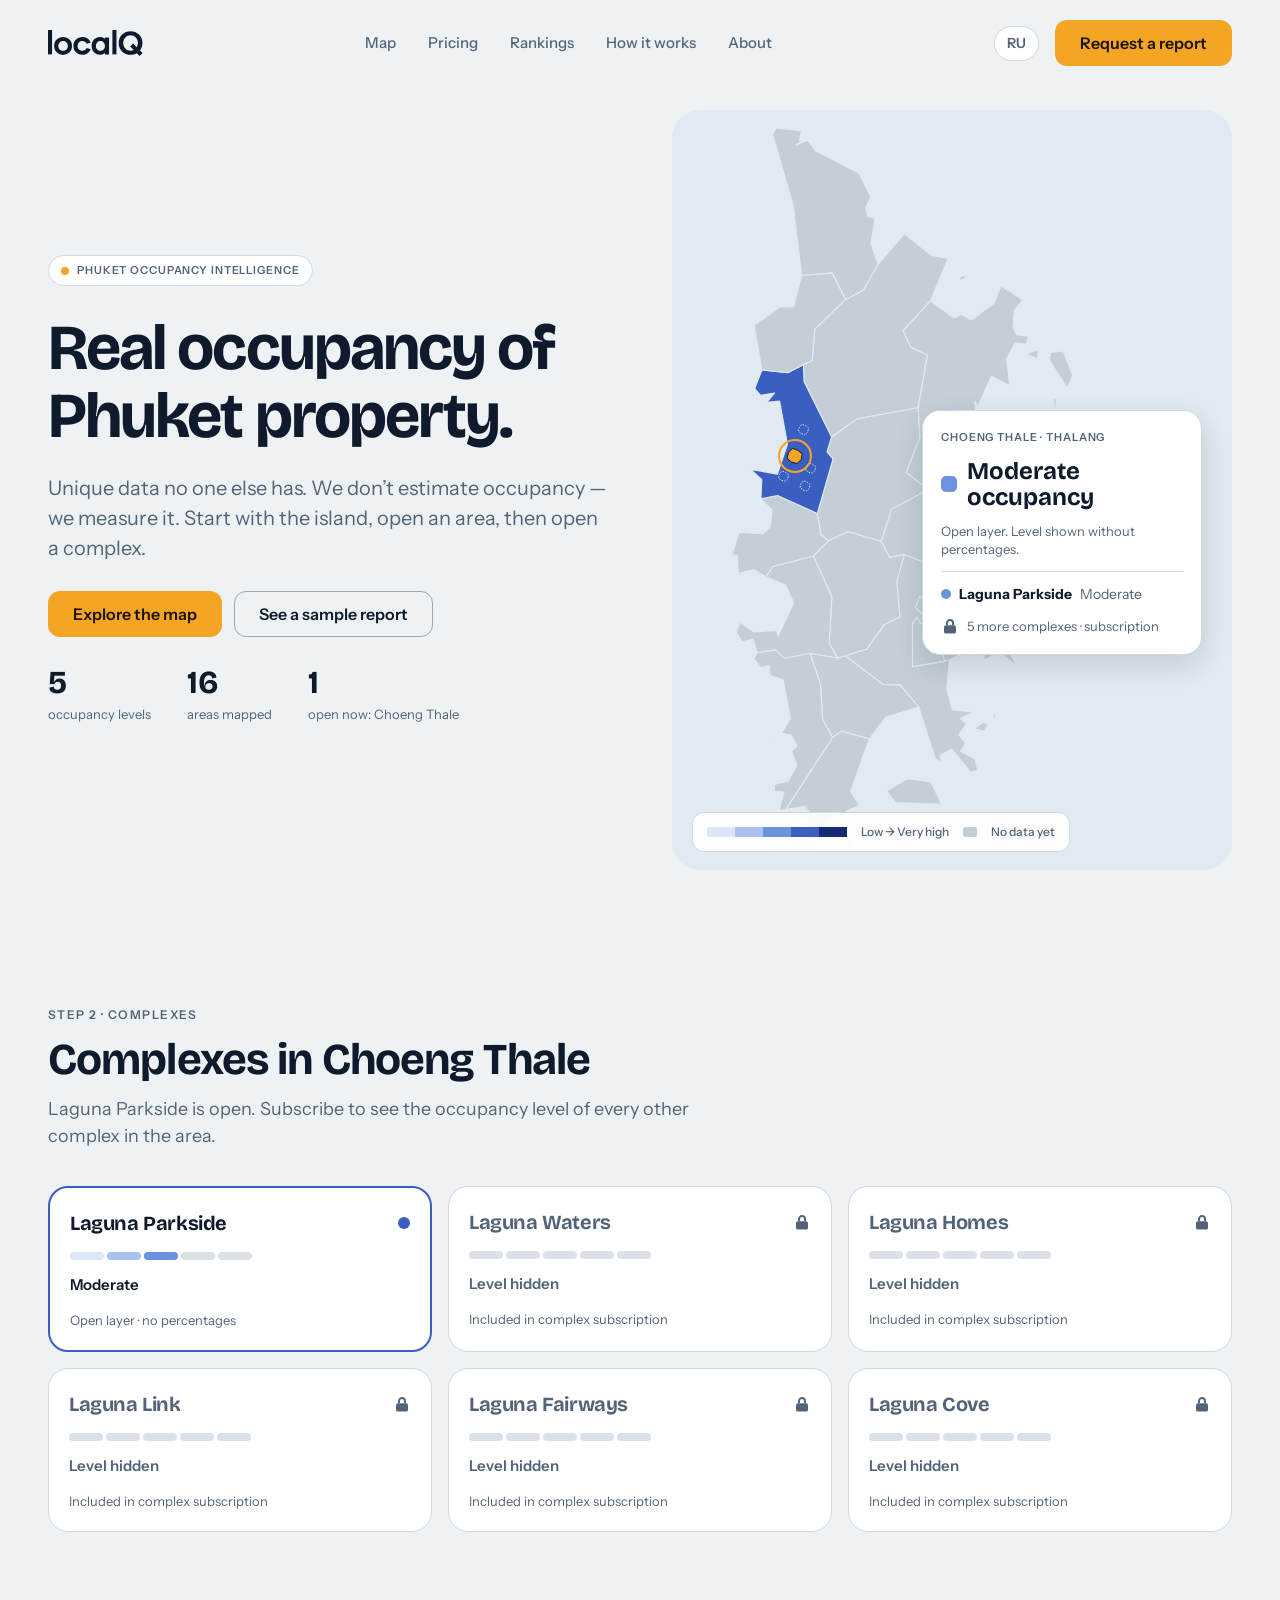
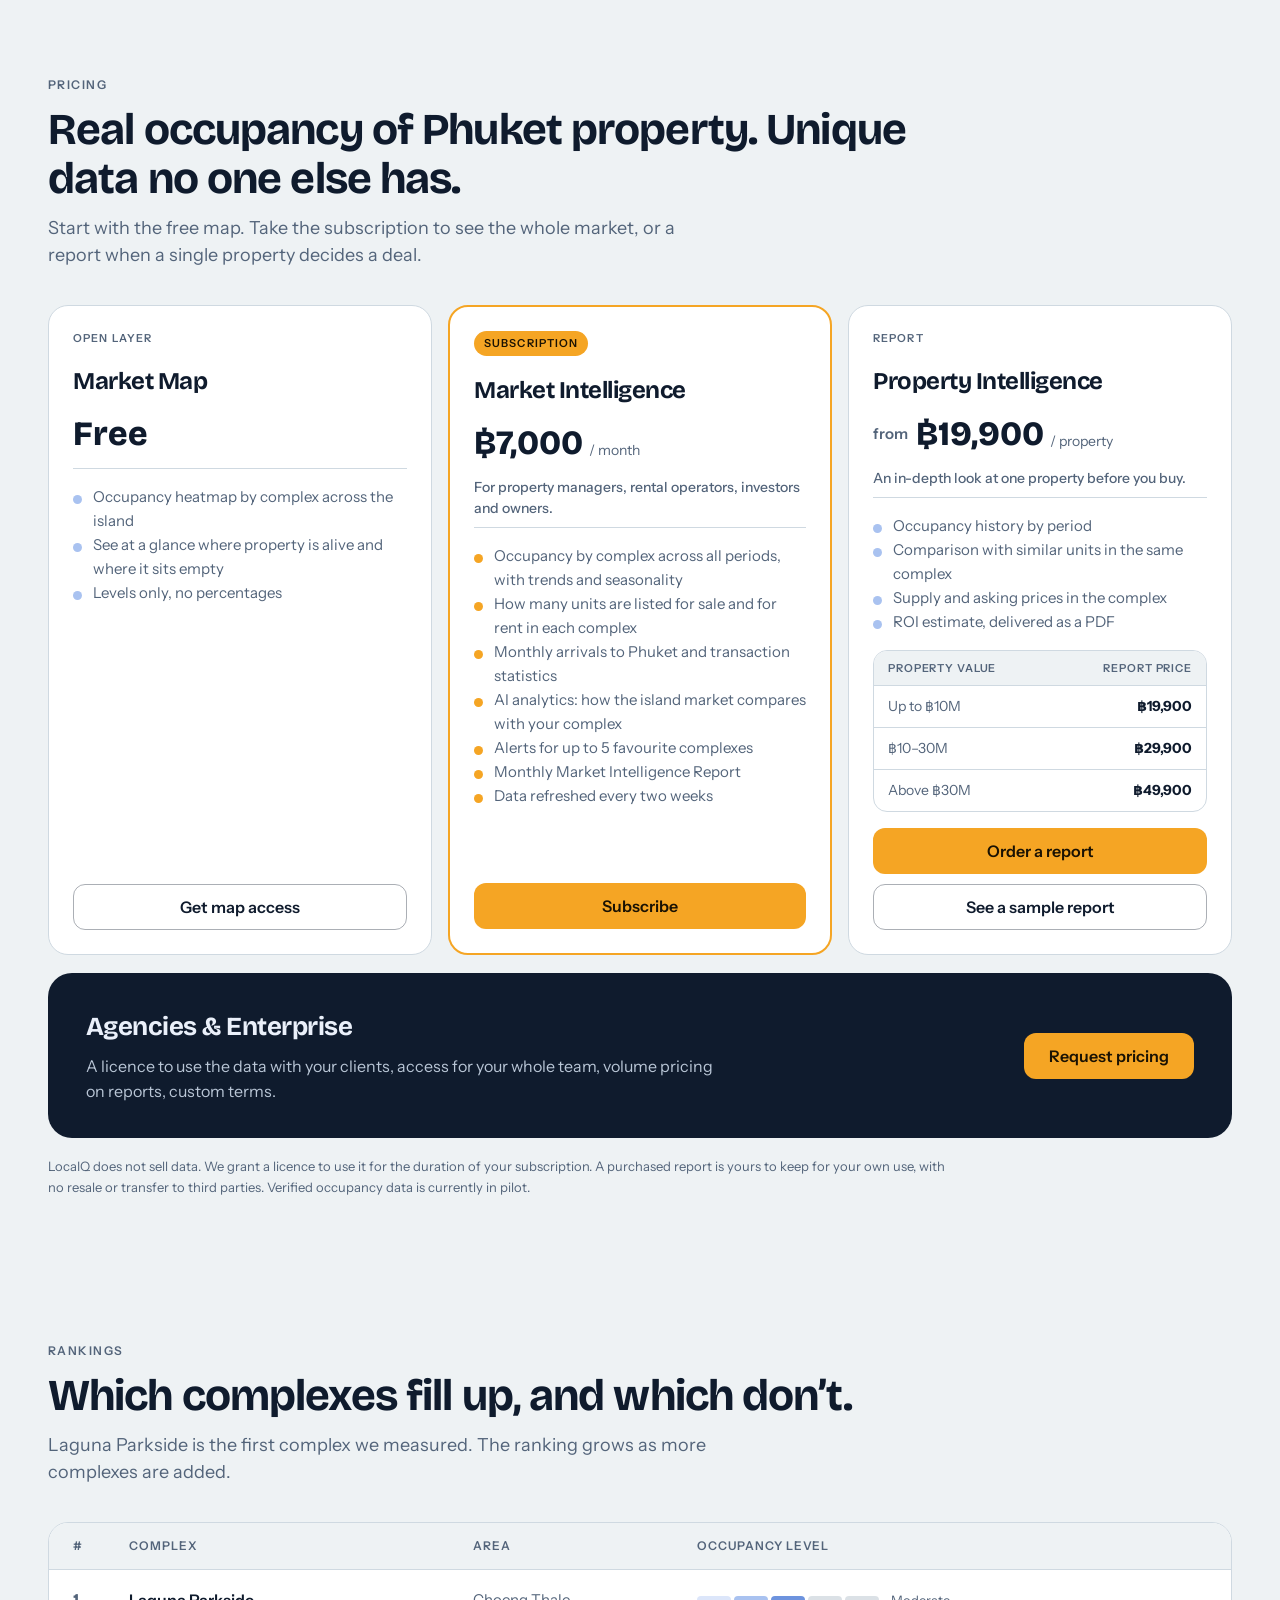
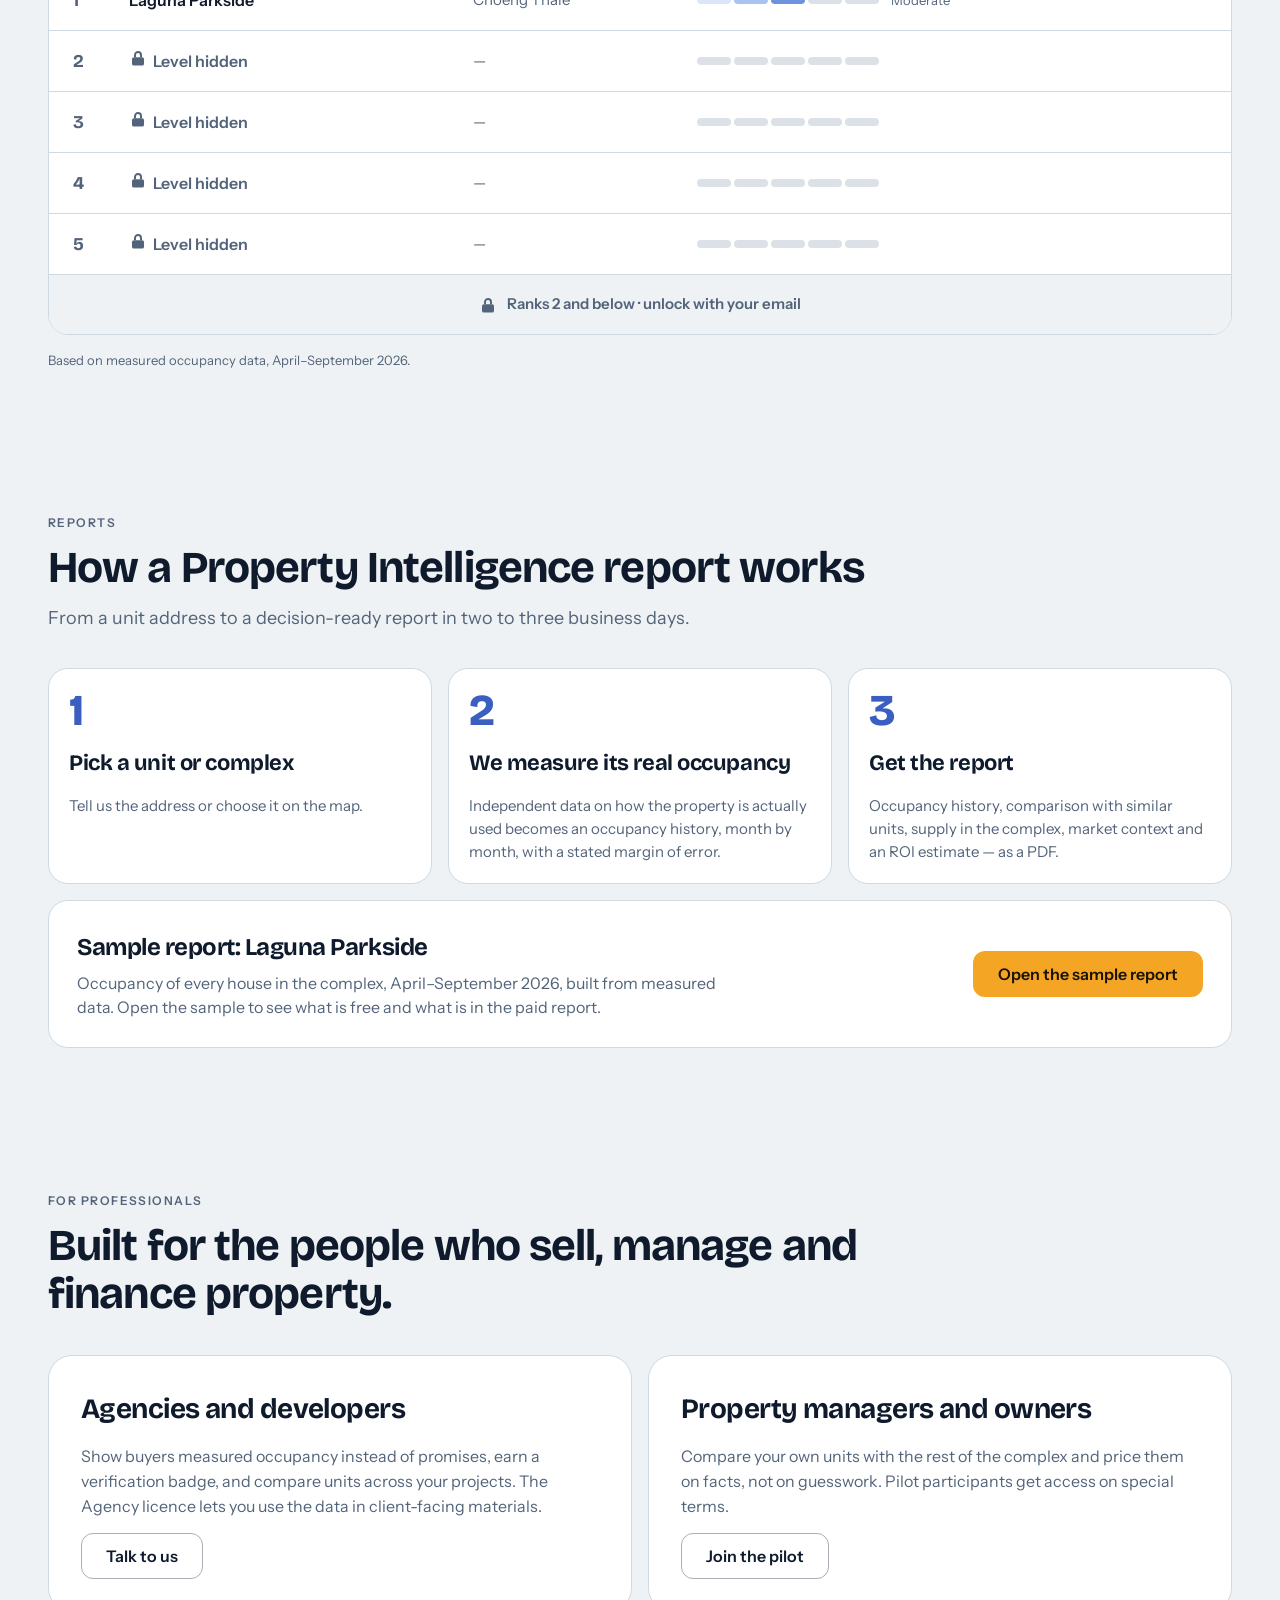
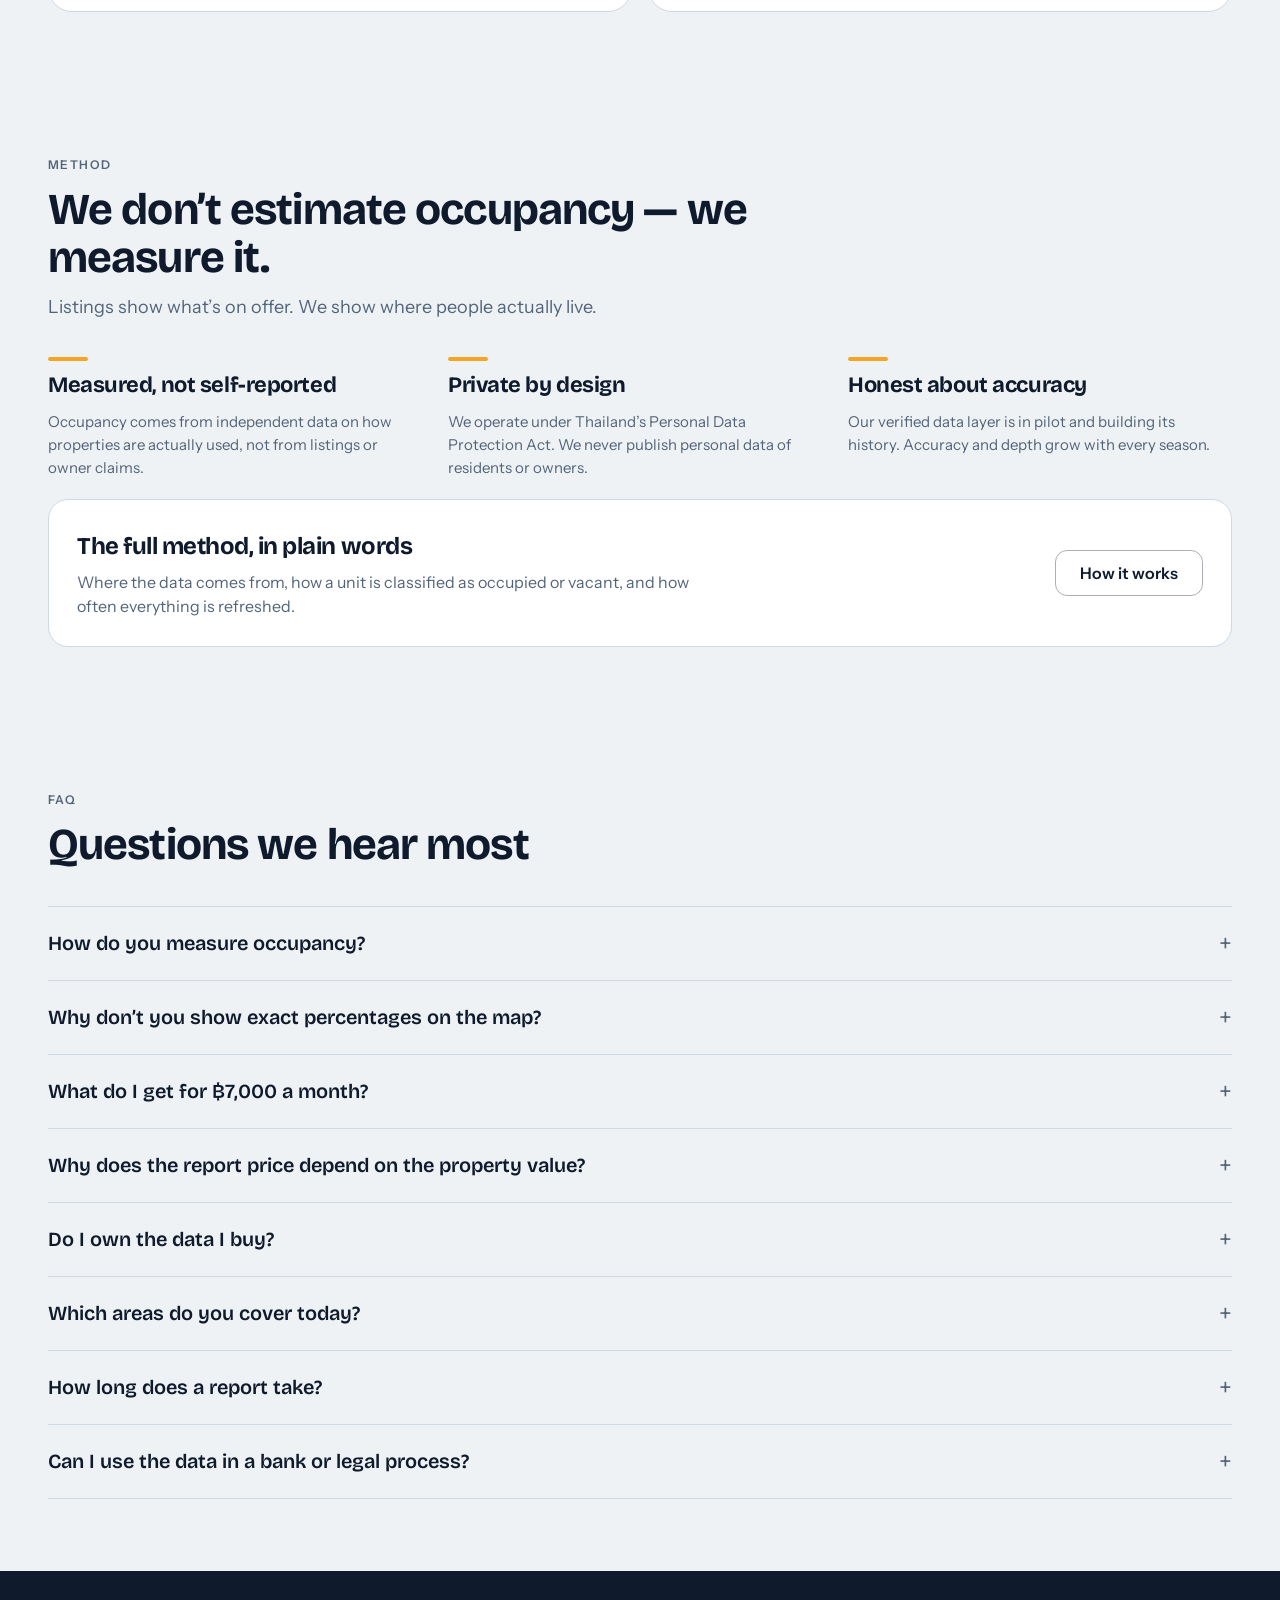
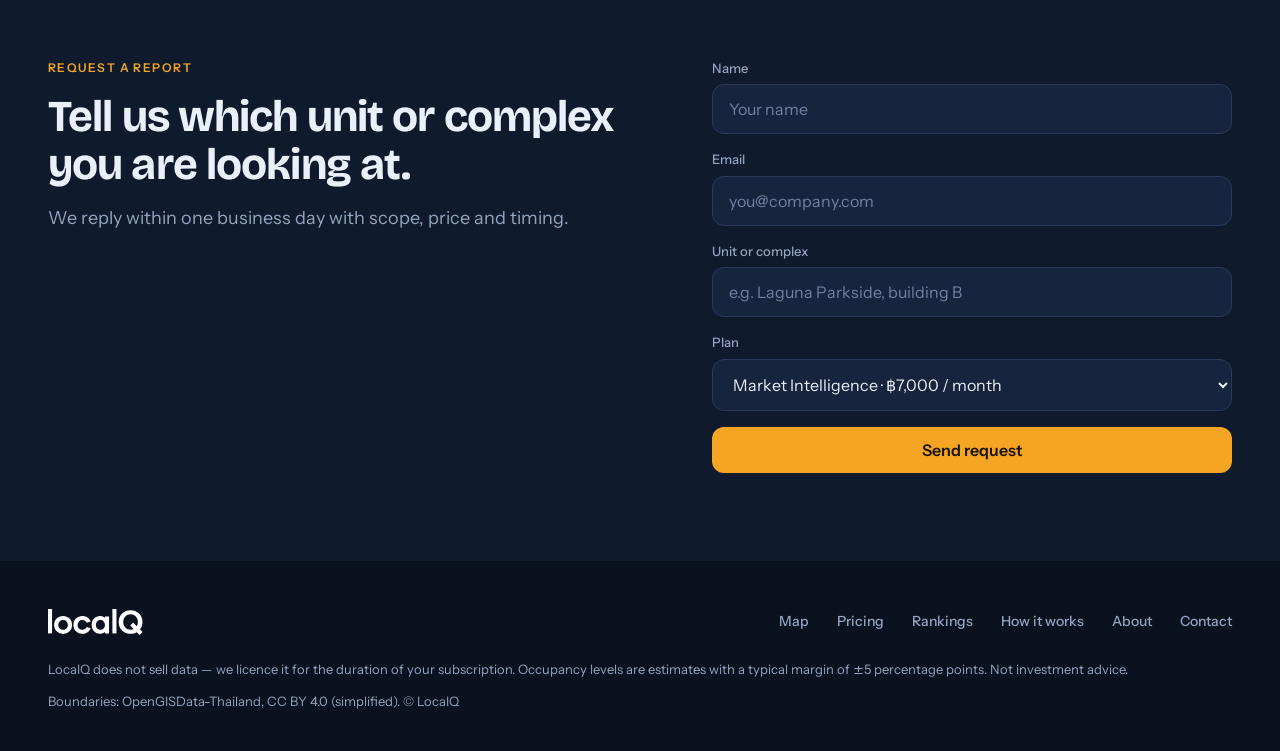
<file: index.html>
<!doctype html>
<html lang="en">
<head>
<meta charset="utf-8">
<meta name="viewport" content="width=device-width,initial-scale=1">
<title>LocaIQ — Real occupancy of Phuket property</title>
<meta name="description" content="Measured occupancy for Phuket real estate. Unique data no one else has. Start with the island, open an area, then open a complex.">
<meta property="og:title" content="LocaIQ — Real occupancy of Phuket property"><meta property="og:description" content="Measured occupancy for Phuket real estate. Unique data no one else has. Start with the island, open an area, then open a complex."><meta property="og:type" content="website">
<link rel="alternate" hreflang="en" href="/"><link rel="alternate" hreflang="ru" href="/ru/">
<link rel="icon" href="/assets/logo.svg">
<link rel="preconnect" href="https://fonts.googleapis.com"><link rel="preconnect" href="https://fonts.gstatic.com" crossorigin>
<link href="https://fonts.googleapis.com/css2?family=Bricolage+Grotesque:opsz,wght@12..96,600;12..96,700;12..96,800&family=Instrument+Sans:wght@400;500;600&display=swap" rel="stylesheet">

<link rel="stylesheet" href="/assets/style.css">

</head>
<body>
<div class="wrap">
<header class="hdr">
<a href="/" aria-label="LocaIQ"><img src="/assets/logo.svg" width="95" height="26" alt="LocaIQ"></a>
<input type="checkbox" id="menu" hidden>
<nav class="nav"><a href="#map">Map</a><a href="#access">Pricing</a><a href="#rankings">Rankings</a><a href="/how-it-works/">How it works</a><a href="/about/">About</a></nav>
<div class="hdr-r"><a class="lang" href="/ru/" hreflang="ru">RU</a><a class="btn btn-p" href="#request">Request a report</a><label for="menu" class="burger" aria-label="Menu"><i></i><i></i><i></i></label></div>
</header>

<div class="hero" id="map">
<div>
<span class="pill"><span class="dot"></span>Phuket occupancy intelligence</span>
<h1>Real occupancy of Phuket property.</h1>
<p class="lead">Unique data no one else has. We don’t estimate occupancy — we measure it. Start with the island, open an area, then open a complex.</p>
<div class="ctas"><a class="btn btn-p" href="#complexes">Explore the map</a><a class="btn btn-o" href="/report/">See a sample report</a></div>
<div class="facts"><div><b>5</b><span>occupancy levels</span></div><div><b>16</b><span>areas mapped</span></div><div><b>1</b><span>open now: Choeng Thale</span></div></div>
</div>
<div class="mapcard">
<div class="mapbox"><img src="/assets/phuket-map.svg" alt="Map of Phuket areas" width="341" height="720"><span class="ring"></span></div>
<div class="legend"><div class="ramp"><i style="background:var(--r1)"></i><i style="background:var(--r2)"></i><i style="background:var(--r3)"></i><i style="background:var(--r4)"></i><i style="background:var(--r5)"></i></div><span>Low → Very high</span><span class="nd"></span><span>No data yet</span></div>
<div class="panel">
<div class="eyebrow">Choeng Thale · Thalang</div>
<div class="lvl"><span class="sq" style="background:var(--r3)"></span>Moderate occupancy</div>
<p>Open layer. Level shown without percentages.</p>
<hr>
<div class="prow"><span class="sq" style="background:var(--r3);border-radius:50%;width:10px;height:10px"></span><b>Laguna Parkside</b><span style="color:var(--muted)">Moderate</span></div>
<div class="lockrow" data-lock role="button" tabindex="0"><svg class="lk" width="16" height="16" viewBox="0 0 24 24" aria-hidden="true"><rect x="4" y="11" width="16" height="11" rx="2.5" fill="#53647A"/><path d="M8 11V8a4 4 0 0 1 8 0v3" fill="none" stroke="#53647A" stroke-width="2.6"/></svg><span>5 more complexes · subscription</span></div>
</div>
</div>
</div>
</div>

<section id="complexes"><div class="wrap">
<div class="sh"><span class="eyebrow">STEP 2 · COMPLEXES</span><h2>Complexes in Choeng Thale</h2><p>Laguna Parkside is open. Subscribe to see the occupancy level of every other complex in the area.</p></div>
<div class="grid3"><div class="card open"><div class="top"><h3>Laguna Parkside</h3><span class="sq" style="background:var(--r4);border-radius:50%;width:12px;height:12px"></span></div><div class="ramp2" aria-hidden="true"><i style="background:#DCE6FA"></i><i style="background:#A9C2F0"></i><i style="background:#6D93DE"></i><i style="background:rgba(195,206,214,.6)"></i><i style="background:rgba(195,206,214,.6)"></i></div><div class="lv">Moderate</div><div class="sm">Open layer · no percentages</div></div><div class="card locked" data-lock role="button" tabindex="0"><div class="top"><h3>Laguna Waters</h3><svg class="lk" viewBox="0 0 24 24" aria-hidden="true"><rect x="4" y="11" width="16" height="11" rx="2.5" fill="#53647A"/><path d="M8 11V8a4 4 0 0 1 8 0v3" fill="none" stroke="#53647A" stroke-width="2.6"/></svg></div><div class="ramp2" aria-hidden="true"><i style="background:rgba(195,206,214,.6)"></i><i style="background:rgba(195,206,214,.6)"></i><i style="background:rgba(195,206,214,.6)"></i><i style="background:rgba(195,206,214,.6)"></i><i style="background:rgba(195,206,214,.6)"></i></div><div class="lv">Level hidden</div><div class="sm">Included in complex subscription</div></div><div class="card locked" data-lock role="button" tabindex="0"><div class="top"><h3>Laguna Homes</h3><svg class="lk" viewBox="0 0 24 24" aria-hidden="true"><rect x="4" y="11" width="16" height="11" rx="2.5" fill="#53647A"/><path d="M8 11V8a4 4 0 0 1 8 0v3" fill="none" stroke="#53647A" stroke-width="2.6"/></svg></div><div class="ramp2" aria-hidden="true"><i style="background:rgba(195,206,214,.6)"></i><i style="background:rgba(195,206,214,.6)"></i><i style="background:rgba(195,206,214,.6)"></i><i style="background:rgba(195,206,214,.6)"></i><i style="background:rgba(195,206,214,.6)"></i></div><div class="lv">Level hidden</div><div class="sm">Included in complex subscription</div></div><div class="card locked" data-lock role="button" tabindex="0"><div class="top"><h3>Laguna Link</h3><svg class="lk" viewBox="0 0 24 24" aria-hidden="true"><rect x="4" y="11" width="16" height="11" rx="2.5" fill="#53647A"/><path d="M8 11V8a4 4 0 0 1 8 0v3" fill="none" stroke="#53647A" stroke-width="2.6"/></svg></div><div class="ramp2" aria-hidden="true"><i style="background:rgba(195,206,214,.6)"></i><i style="background:rgba(195,206,214,.6)"></i><i style="background:rgba(195,206,214,.6)"></i><i style="background:rgba(195,206,214,.6)"></i><i style="background:rgba(195,206,214,.6)"></i></div><div class="lv">Level hidden</div><div class="sm">Included in complex subscription</div></div><div class="card locked" data-lock role="button" tabindex="0"><div class="top"><h3>Laguna Fairways</h3><svg class="lk" viewBox="0 0 24 24" aria-hidden="true"><rect x="4" y="11" width="16" height="11" rx="2.5" fill="#53647A"/><path d="M8 11V8a4 4 0 0 1 8 0v3" fill="none" stroke="#53647A" stroke-width="2.6"/></svg></div><div class="ramp2" aria-hidden="true"><i style="background:rgba(195,206,214,.6)"></i><i style="background:rgba(195,206,214,.6)"></i><i style="background:rgba(195,206,214,.6)"></i><i style="background:rgba(195,206,214,.6)"></i><i style="background:rgba(195,206,214,.6)"></i></div><div class="lv">Level hidden</div><div class="sm">Included in complex subscription</div></div><div class="card locked" data-lock role="button" tabindex="0"><div class="top"><h3>Laguna Cove</h3><svg class="lk" viewBox="0 0 24 24" aria-hidden="true"><rect x="4" y="11" width="16" height="11" rx="2.5" fill="#53647A"/><path d="M8 11V8a4 4 0 0 1 8 0v3" fill="none" stroke="#53647A" stroke-width="2.6"/></svg></div><div class="ramp2" aria-hidden="true"><i style="background:rgba(195,206,214,.6)"></i><i style="background:rgba(195,206,214,.6)"></i><i style="background:rgba(195,206,214,.6)"></i><i style="background:rgba(195,206,214,.6)"></i><i style="background:rgba(195,206,214,.6)"></i></div><div class="lv">Level hidden</div><div class="sm">Included in complex subscription</div></div></div>
</div></section>

<section id="access"><div class="wrap">
<div class="sh"><span class="eyebrow">PRICING</span><h2>Real occupancy of Phuket property. Unique data no one else has.</h2><p>Start with the free map. Take the subscription to see the whole market, or a report when a single property decides a deal.</p></div>
<div class="grid3">
<div class="card plan"><div class="tag">OPEN LAYER</div><h3>Market Map</h3><div class="price"><b>Free</b></div><hr class="hr"><ul><li>Occupancy heatmap by complex across the island</li><li>See at a glance where property is alive and where it sits empty</li><li>Levels only, no percentages</li></ul><a class="btn btn-o" href="#request">Get map access</a></div>
<div class="card plan hl"><div class="tag">SUBSCRIPTION</div><h3>Market Intelligence</h3><div class="price"><b>฿7,000</b><span>/ month</span></div><div class="pre">For property managers, rental operators, investors and owners.</div><hr class="hr"><ul><li>Occupancy by complex across all periods, with trends and seasonality</li><li>How many units are listed for sale and for rent in each complex</li><li>Monthly arrivals to Phuket and transaction statistics</li><li>AI analytics: how the island market compares with your complex</li><li>Alerts for up to 5 favourite complexes</li><li>Monthly Market Intelligence Report</li><li>Data refreshed every two weeks</li></ul><a class="btn btn-p" href="#request">Subscribe</a></div>
<div class="card plan"><div class="tag">REPORT</div><h3>Property Intelligence</h3><div class="price"><span class="from">from</span><b>฿19,900</b><span>/ property</span></div><div class="pre">An in-depth look at one property before you buy.</div><hr class="hr"><ul><li>Occupancy history by period</li><li>Comparison with similar units in the same complex</li><li>Supply and asking prices in the complex</li><li>ROI estimate, delivered as a PDF</li></ul><div class="tiers"><div><span>Property value</span><span>Report price</span></div><div><span>Up to ฿10M</span><b>฿19,900</b></div><div><span>฿10–30M</span><b>฿29,900</b></div><div><span>Above ฿30M</span><b>฿49,900</b></div></div><div class="pbtns"><a class="btn btn-p" href="#request">Order a report</a><a class="btn btn-o" href="/report/">See a sample report</a></div></div>
</div>
<div class="ent"><div><h3>Agencies &amp; Enterprise</h3><p>A licence to use the data with your clients, access for your whole team, volume pricing on reports, custom terms.</p></div><a class="btn btn-p" href="#request">Request pricing</a></div>
<p class="lic">LocaIQ does not sell data. We grant a licence to use it for the duration of your subscription. A purchased report is yours to keep for your own use, with no resale or transfer to third parties. Verified occupancy data is currently in pilot.</p>
</div></section>

<section id="rankings"><div class="wrap">
<div class="sh"><span class="eyebrow">RANKINGS</span><h2>Which complexes fill up, and which don’t.</h2><p>Laguna Parkside is the first complex we measured. The ranking grows as more complexes are added.</p></div>
<div class="table"><div class="trow thead"><span>#</span><span>Complex</span><span class="tb">Area</span><span>Occupancy level</span></div><div class="trow"><span class="n">1</span><span class="nm">Laguna Parkside</span><span class="tb">Choeng Thale</span><span style="display:flex;align-items:center"><div class="ramp2" aria-hidden="true"><i style="background:#DCE6FA"></i><i style="background:#A9C2F0"></i><i style="background:#6D93DE"></i><i style="background:rgba(195,206,214,.6)"></i><i style="background:rgba(195,206,214,.6)"></i></div><span class="lvtxt">Moderate</span></span></div><div class="trow" data-lock role="button" tabindex="0"><span class="n">2</span><span class="nm" style="color:var(--muted)"><svg class="lk" width="16" height="16" viewBox="0 0 24 24" aria-hidden="true"><rect x="4" y="11" width="16" height="11" rx="2.5" fill="#53647A"/><path d="M8 11V8a4 4 0 0 1 8 0v3" fill="none" stroke="#53647A" stroke-width="2.6"/></svg> &nbsp;Level hidden</span><span class="tb">—</span><span><div class="ramp2" aria-hidden="true"><i style="background:rgba(195,206,214,.6)"></i><i style="background:rgba(195,206,214,.6)"></i><i style="background:rgba(195,206,214,.6)"></i><i style="background:rgba(195,206,214,.6)"></i><i style="background:rgba(195,206,214,.6)"></i></div></span></div><div class="trow" data-lock role="button" tabindex="0"><span class="n">3</span><span class="nm" style="color:var(--muted)"><svg class="lk" width="16" height="16" viewBox="0 0 24 24" aria-hidden="true"><rect x="4" y="11" width="16" height="11" rx="2.5" fill="#53647A"/><path d="M8 11V8a4 4 0 0 1 8 0v3" fill="none" stroke="#53647A" stroke-width="2.6"/></svg> &nbsp;Level hidden</span><span class="tb">—</span><span><div class="ramp2" aria-hidden="true"><i style="background:rgba(195,206,214,.6)"></i><i style="background:rgba(195,206,214,.6)"></i><i style="background:rgba(195,206,214,.6)"></i><i style="background:rgba(195,206,214,.6)"></i><i style="background:rgba(195,206,214,.6)"></i></div></span></div><div class="trow" data-lock role="button" tabindex="0"><span class="n">4</span><span class="nm" style="color:var(--muted)"><svg class="lk" width="16" height="16" viewBox="0 0 24 24" aria-hidden="true"><rect x="4" y="11" width="16" height="11" rx="2.5" fill="#53647A"/><path d="M8 11V8a4 4 0 0 1 8 0v3" fill="none" stroke="#53647A" stroke-width="2.6"/></svg> &nbsp;Level hidden</span><span class="tb">—</span><span><div class="ramp2" aria-hidden="true"><i style="background:rgba(195,206,214,.6)"></i><i style="background:rgba(195,206,214,.6)"></i><i style="background:rgba(195,206,214,.6)"></i><i style="background:rgba(195,206,214,.6)"></i><i style="background:rgba(195,206,214,.6)"></i></div></span></div><div class="trow" data-lock role="button" tabindex="0"><span class="n">5</span><span class="nm" style="color:var(--muted)"><svg class="lk" width="16" height="16" viewBox="0 0 24 24" aria-hidden="true"><rect x="4" y="11" width="16" height="11" rx="2.5" fill="#53647A"/><path d="M8 11V8a4 4 0 0 1 8 0v3" fill="none" stroke="#53647A" stroke-width="2.6"/></svg> &nbsp;Level hidden</span><span class="tb">—</span><span><div class="ramp2" aria-hidden="true"><i style="background:rgba(195,206,214,.6)"></i><i style="background:rgba(195,206,214,.6)"></i><i style="background:rgba(195,206,214,.6)"></i><i style="background:rgba(195,206,214,.6)"></i><i style="background:rgba(195,206,214,.6)"></i></div></span></div><div class="tfoot" data-lock role="button" tabindex="0"><svg class="lk" viewBox="0 0 24 24" aria-hidden="true"><rect x="4" y="11" width="16" height="11" rx="2.5" fill="#53647A"/><path d="M8 11V8a4 4 0 0 1 8 0v3" fill="none" stroke="#53647A" stroke-width="2.6"/></svg><span>Ranks 2 and below · unlock with your email</span></div></div>
<p class="note">Based on measured occupancy data, April–September 2026.</p>
</div></section>

<section id="reports"><div class="wrap">
<div class="sh"><span class="eyebrow">REPORTS</span><h2>How a Property Intelligence report works</h2><p>From a unit address to a decision-ready report in two to three business days.</p></div>
<div class="grid3"><div class="card step"><b>1</b><h3>Pick a unit or complex</h3><p>Tell us the address or choose it on the map.</p></div><div class="card step"><b>2</b><h3>We measure its real occupancy</h3><p>Independent data on how the property is actually used becomes an occupancy history, month by month, with a stated margin of error.</p></div><div class="card step"><b>3</b><h3>Get the report</h3><p>Occupancy history, comparison with similar units, supply in the complex, market context and an ROI estimate — as a PDF.</p></div></div>
<div class="sample"><div><h3>Sample report: Laguna Parkside</h3><p>Occupancy of every house in the complex, April–September 2026, built from measured data. Open the sample to see what is free and what is in the paid report.</p></div><a class="btn btn-p" href="/report/">Open the sample report</a></div>
</div></section>

<section id="agencies"><div class="wrap">
<div class="sh"><span class="eyebrow">FOR PROFESSIONALS</span><h2>Built for the people who sell, manage and finance property.</h2></div>
<div class="grid2"><div class="card aud"><h3>Agencies and developers</h3><p>Show buyers measured occupancy instead of promises, earn a verification badge, and compare units across your projects. The Agency licence lets you use the data in client-facing materials.</p><a class="btn btn-o" href="#request">Talk to us</a></div><div class="card aud"><h3>Property managers and owners</h3><p>Compare your own units with the rest of the complex and price them on facts, not on guesswork. Pilot participants get access on special terms.</p><a class="btn btn-o" href="#request">Join the pilot</a></div></div>
</div></section>

<section id="method"><div class="wrap">
<div class="sh"><span class="eyebrow">METHOD</span><h2>We don’t estimate occupancy — we measure it.</h2><p>Listings show what’s on offer. We show where people actually live.</p></div>
<div class="grid3"><div class="trust"><i></i><h3>Measured, not self-reported</h3><p>Occupancy comes from independent data on how properties are actually used, not from listings or owner claims.</p></div><div class="trust"><i></i><h3>Private by design</h3><p>We operate under Thailand’s Personal Data Protection Act. We never publish personal data of residents or owners.</p></div><div class="trust"><i></i><h3>Honest about accuracy</h3><p>Our verified data layer is in pilot and building its history. Accuracy and depth grow with every season.</p></div></div>
<div class="sample" style="margin-top:20px"><div><h3>The full method, in plain words</h3><p>Where the data comes from, how a unit is classified as occupied or vacant, and how often everything is refreshed.</p></div><a class="btn btn-o" href="/how-it-works/">How it works</a></div>
</div></section>

<section id="faq"><div class="wrap">
<div class="sh"><span class="eyebrow">FAQ</span><h2>Questions we hear most</h2></div>
<div><details class="faq"><summary>How do you measure occupancy?</summary><p>We work with independent data on how each property is actually used, with the consent of owners and management companies. An algorithm turns that into an occupancy history for every unit, and tells long-term rentals apart from short-term ones. The full method is on the <a href="/how-it-works/" style="text-decoration:underline">How it works</a> page.</p></details><details class="faq"><summary>Why don’t you show exact percentages on the map?</summary><p>The free map shows five levels only. Exact percentages, months and unit-by-unit figures are part of the subscription and the paid report.</p></details><details class="faq"><summary>What do I get for ฿7,000 a month?</summary><p>Occupancy by complex with trends and seasonality, how many units are listed for sale and for rent, arrivals and transaction statistics, AI analytics, alerts for 5 favourite complexes and a monthly market report. Data is refreshed every two weeks.</p></details><details class="faq"><summary>Why does the report price depend on the property value?</summary><p>A report costs roughly 0.1–0.2% of the deal. The work behind a ฿50M villa is deeper than behind a ฿8M studio, so the price follows three bands: ฿19,900, ฿29,900 and ฿49,900.</p></details><details class="faq"><summary>Do I own the data I buy?</summary><p>A subscription is a licence to use the data while it is active. A purchased report is yours to keep for your own use, with no resale or transfer to third parties. Using the data with your own clients is part of the Agency plan.</p></details><details class="faq"><summary>Which areas do you cover today?</summary><p>Today the open layer is Choeng Thale, with Laguna Parkside as the first measured complex. More complexes and areas are added step by step.</p></details><details class="faq"><summary>How long does a report take?</summary><p>A property report is delivered within two to three business days.</p></details><details class="faq"><summary>Can I use the data in a bank or legal process?</summary><p>No. Levels are estimates with a typical margin of ±5 percentage points. They are not an appraisal and not investment advice.</p></details></div>
</div></section>

<div class="req" id="request"><div class="wrap in">
<div><span class="eyebrow">REQUEST A REPORT</span><h2>Tell us which unit or complex you are looking at.</h2><p class="lead">We reply within one business day with scope, price and timing.</p></div>
<form name="request-en" method="POST" action="/thanks.html" data-netlify="true" netlify-honeypot="bot-field">
<input type="hidden" name="form-name" value="request-en">
<p class="hp"><label>Don’t fill this out: <input name="bot-field"></label></p>
<label>Name<input name="name" required placeholder="Your name" autocomplete="name"></label>
<label>Email<input name="email" type="email" required placeholder="you@company.com" autocomplete="email"></label>
<label>Unit or complex<input name="unit" placeholder="e.g. Laguna Parkside, building B"></label>
<label>Plan<select name="plan"><option>Market Intelligence · ฿7,000 / month</option><option>Property Intelligence · from ฿19,900</option><option>Agencies &amp; Enterprise</option><option>Map access · free</option><option>Not sure yet</option></select></label>
<button class="btn btn-p" type="submit">Send request</button>
</form>
</div></div>

<footer><div class="wrap">
<div class="row"><img class="logo-l" src="/assets/logo.svg" width="95" height="26" alt="LocaIQ">
<nav><a href="#map">Map</a><a href="#access">Pricing</a><a href="#rankings">Rankings</a><a href="/how-it-works/">How it works</a><a href="/about/">About</a><a href="#request">Contact</a></nav></div>
<p>LocaIQ does not sell data — we licence it for the duration of your subscription. Occupancy levels are estimates with a typical margin of ±5 percentage points. Not investment advice.</p>
<p>Boundaries: OpenGISData-Thailand, CC BY 4.0 (simplified).  © LocaIQ</p>
</div></footer>
<dialog id="lockdlg" class="dlg"><form method="dialog" class="dlgc"><button class="dx" aria-label="Close" value="x">×</button>
<div class="dic"><svg class="lk" width="28" height="28" viewBox="0 0 24 24" aria-hidden="true"><rect x="4" y="11" width="16" height="11" rx="2.5" fill="#53647A"/><path d="M8 11V8a4 4 0 0 1 8 0v3" fill="none" stroke="#53647A" stroke-width="2.6"/></svg></div><h3>This is in the paid report</h3><p>Exact percentages, days per month, rank and unit-by-unit figures are part of Property Intelligence reports and the Market Intelligence subscription.</p>
<div class="dbtns"><a class="btn btn-p" href="/#request">Request a report</a><button class="btn btn-o" value="close">Close</button></div></form></dialog><script src="/assets/app.js" defer></script></body>
</html>
</file>
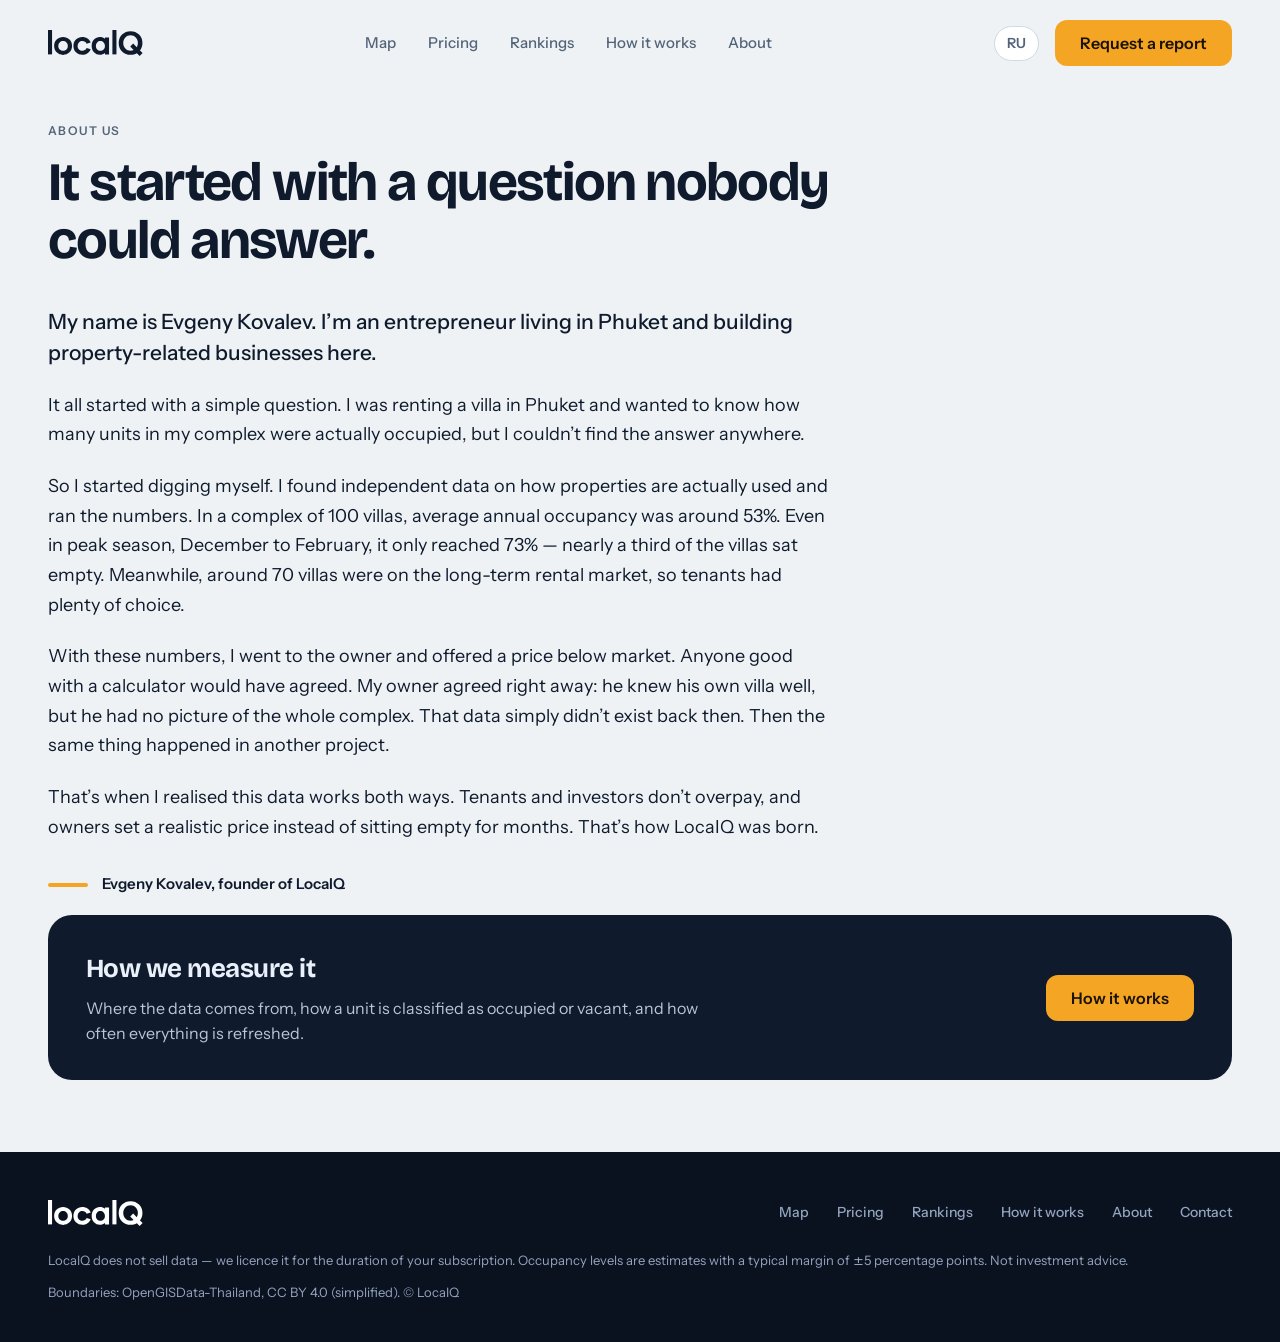
<file: about/index.html>
<!doctype html>
<html lang="en">
<head>
<meta charset="utf-8">
<meta name="viewport" content="width=device-width,initial-scale=1">
<title>About us — LocaIQ</title>
<meta name="description" content="How LocaIQ started: one villa, one question nobody could answer, and the numbers that changed a deal.">
<meta property="og:title" content="About us — LocaIQ"><meta property="og:description" content="How LocaIQ started: one villa, one question nobody could answer, and the numbers that changed a deal."><meta property="og:type" content="article">
<link rel="alternate" hreflang="en" href="/about/"><link rel="alternate" hreflang="ru" href="/ru/about/">
<link rel="icon" href="/assets/logo.svg">
<link rel="preconnect" href="https://fonts.googleapis.com"><link rel="preconnect" href="https://fonts.gstatic.com" crossorigin>
<link href="https://fonts.googleapis.com/css2?family=Bricolage+Grotesque:opsz,wght@12..96,600;12..96,700;12..96,800&family=Instrument+Sans:wght@400;500;600&display=swap" rel="stylesheet">
<link rel="stylesheet" href="/assets/style.css">
</head>
<body>
<div class="wrap">
<header class="hdr">
<a href="/" aria-label="LocaIQ"><img src="/assets/logo.svg" width="95" height="26" alt="LocaIQ"></a>
<input type="checkbox" id="menu" hidden>
<nav class="nav"><a href="/#map">Map</a><a href="/#access">Pricing</a><a href="/#rankings">Rankings</a><a href="/how-it-works/">How it works</a><a href="/about/">About</a></nav>
<div class="hdr-r"><a class="lang" href="/ru/about/" hreflang="ru">RU</a><a class="btn btn-p" href="/#request">Request a report</a><label for="menu" class="burger" aria-label="Menu"><i></i><i></i><i></i></label></div>
</header>

<div class="art">
<span class="eyebrow">ABOUT US</span>
<h1>It started with a question nobody could answer.</h1>
</div>
</div>

<section style="padding-top:8px"><div class="wrap">
<div class="prose">
<p class="big">My name is Evgeny Kovalev. I&rsquo;m an entrepreneur living in Phuket and building property-related businesses here.</p>
<p>It all started with a simple question. I was renting a villa in Phuket and wanted to know how many units in my complex were actually occupied, but I couldn&rsquo;t find the answer anywhere.</p>
<p>So I started digging myself. I found independent data on how properties are actually used and ran the numbers. In a complex of 100 villas, average annual occupancy was around 53%. Even in peak season, December to February, it only reached 73% &mdash; nearly a third of the villas sat empty. Meanwhile, around 70 villas were on the long-term rental market, so tenants had plenty of choice.</p>
<p>With these numbers, I went to the owner and offered a price below market. Anyone good with a calculator would have agreed. My owner agreed right away: he knew his own villa well, but he had no picture of the whole complex. That data simply didn&rsquo;t exist back then. Then the same thing happened in another project.</p>
<p>That&rsquo;s when I realised this data works both ways. Tenants and investors don&rsquo;t overpay, and owners set a realistic price instead of sitting empty for months. That&rsquo;s how LocaIQ was born.</p>
<div class="sig"><i></i><span>Evgeny Kovalev, founder of LocaIQ</span></div>
</div>

<div class="ent"><div><h3>How we measure it</h3><p>Where the data comes from, how a unit is classified as occupied or vacant, and how often everything is refreshed.</p></div><a class="btn btn-p" href="/how-it-works/">How it works</a></div>
</div></section>

<footer><div class="wrap">
<div class="row"><img class="logo-l" src="/assets/logo.svg" width="95" height="26" alt="LocaIQ">
<nav><a href="/#map">Map</a><a href="/#access">Pricing</a><a href="/#rankings">Rankings</a><a href="/how-it-works/">How it works</a><a href="/about/">About</a><a href="/#request">Contact</a></nav></div>
<p>LocaIQ does not sell data &mdash; we licence it for the duration of your subscription. Occupancy levels are estimates with a typical margin of &plusmn;5 percentage points. Not investment advice.</p>
<p>Boundaries: OpenGISData-Thailand, CC BY 4.0 (simplified). &copy; LocaIQ</p>
</div></footer>
</body>
</html>
</file>
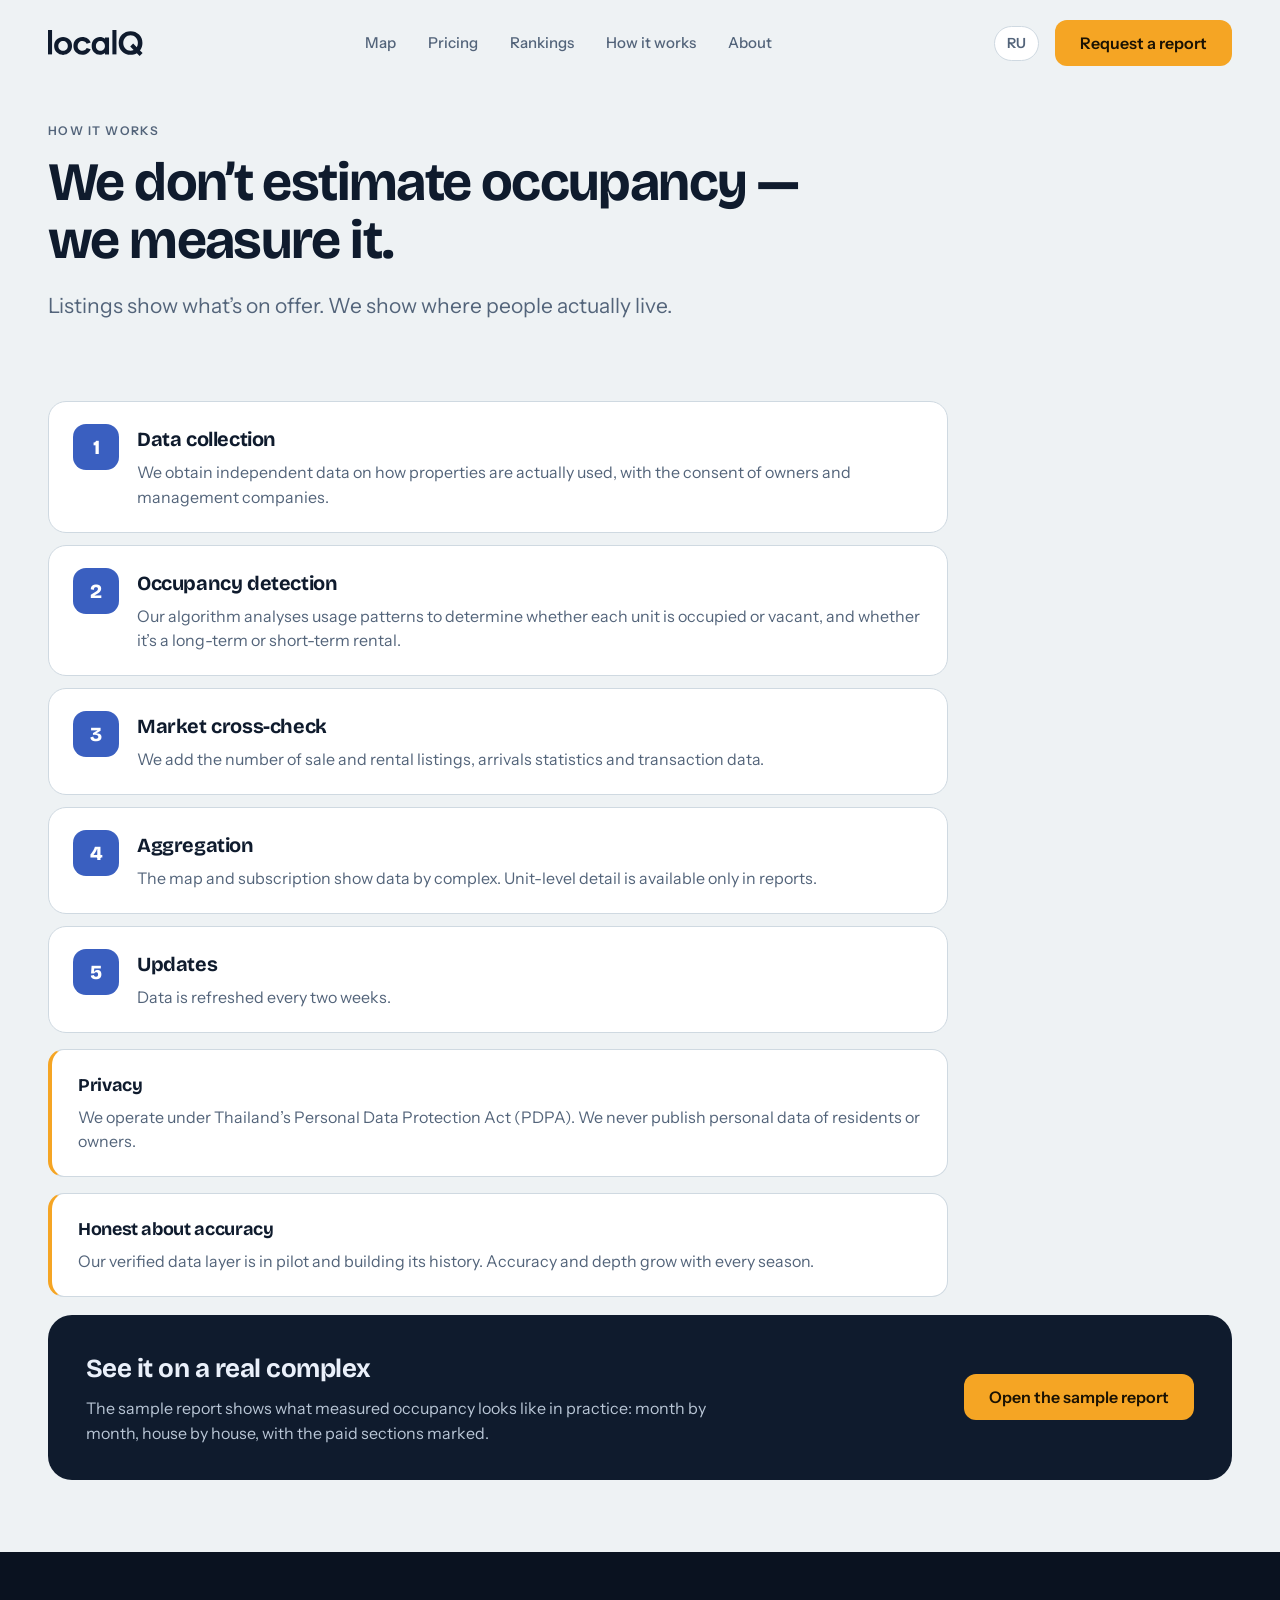
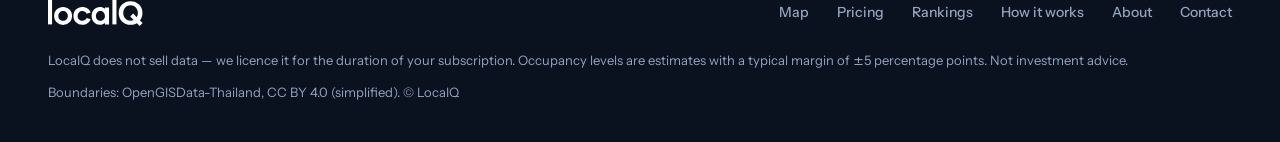
<file: how-it-works/index.html>
<!doctype html>
<html lang="en">
<head>
<meta charset="utf-8">
<meta name="viewport" content="width=device-width,initial-scale=1">
<title>How it works — LocaIQ</title>
<meta name="description" content="We don't estimate occupancy — we measure it. How LocaIQ collects data, detects occupancy, cross-checks the market and refreshes everything every two weeks.">
<meta property="og:title" content="How it works — LocaIQ"><meta property="og:description" content="We don't estimate occupancy — we measure it. How LocaIQ collects data, detects occupancy and refreshes it every two weeks."><meta property="og:type" content="article">
<link rel="alternate" hreflang="en" href="/how-it-works/"><link rel="alternate" hreflang="ru" href="/ru/how-it-works/">
<link rel="icon" href="/assets/logo.svg">
<link rel="preconnect" href="https://fonts.googleapis.com"><link rel="preconnect" href="https://fonts.gstatic.com" crossorigin>
<link href="https://fonts.googleapis.com/css2?family=Bricolage+Grotesque:opsz,wght@12..96,600;12..96,700;12..96,800&family=Instrument+Sans:wght@400;500;600&display=swap" rel="stylesheet">
<link rel="stylesheet" href="/assets/style.css">
</head>
<body>
<div class="wrap">
<header class="hdr">
<a href="/" aria-label="LocaIQ"><img src="/assets/logo.svg" width="95" height="26" alt="LocaIQ"></a>
<input type="checkbox" id="menu" hidden>
<nav class="nav"><a href="/#map">Map</a><a href="/#access">Pricing</a><a href="/#rankings">Rankings</a><a href="/how-it-works/">How it works</a><a href="/about/">About</a></nav>
<div class="hdr-r"><a class="lang" href="/ru/how-it-works/" hreflang="ru">RU</a><a class="btn btn-p" href="/#request">Request a report</a><label for="menu" class="burger" aria-label="Menu"><i></i><i></i><i></i></label></div>
</header>

<div class="art">
<span class="eyebrow">HOW IT WORKS</span>
<h1>We don&rsquo;t estimate occupancy &mdash; we measure it.</h1>
<p class="lead">Listings show what&rsquo;s on offer. We show where people actually live.</p>
</div>
</div>

<section><div class="wrap">
<div class="steps">
<div class="stp"><b>1</b><div><h3>Data collection</h3><p>We obtain independent data on how properties are actually used, with the consent of owners and management companies.</p></div></div>
<div class="stp"><b>2</b><div><h3>Occupancy detection</h3><p>Our algorithm analyses usage patterns to determine whether each unit is occupied or vacant, and whether it&rsquo;s a long-term or short-term rental.</p></div></div>
<div class="stp"><b>3</b><div><h3>Market cross-check</h3><p>We add the number of sale and rental listings, arrivals statistics and transaction data.</p></div></div>
<div class="stp"><b>4</b><div><h3>Aggregation</h3><p>The map and subscription show data by complex. Unit-level detail is available only in reports.</p></div></div>
<div class="stp"><b>5</b><div><h3>Updates</h3><p>Data is refreshed every two weeks.</p></div></div>
</div>

<div class="callout"><h3>Privacy</h3><p>We operate under Thailand&rsquo;s Personal Data Protection Act (PDPA). We never publish personal data of residents or owners.</p></div>
<div class="callout"><h3>Honest about accuracy</h3><p>Our verified data layer is in pilot and building its history. Accuracy and depth grow with every season.</p></div>

<div class="ent"><div><h3>See it on a real complex</h3><p>The sample report shows what measured occupancy looks like in practice: month by month, house by house, with the paid sections marked.</p></div><a class="btn btn-p" href="/report/">Open the sample report</a></div>
</div></section>

<footer><div class="wrap">
<div class="row"><img class="logo-l" src="/assets/logo.svg" width="95" height="26" alt="LocaIQ">
<nav><a href="/#map">Map</a><a href="/#access">Pricing</a><a href="/#rankings">Rankings</a><a href="/how-it-works/">How it works</a><a href="/about/">About</a><a href="/#request">Contact</a></nav></div>
<p>LocaIQ does not sell data &mdash; we licence it for the duration of your subscription. Occupancy levels are estimates with a typical margin of &plusmn;5 percentage points. Not investment advice.</p>
<p>Boundaries: OpenGISData-Thailand, CC BY 4.0 (simplified). &copy; LocaIQ</p>
</div></footer>
</body>
</html>
</file>
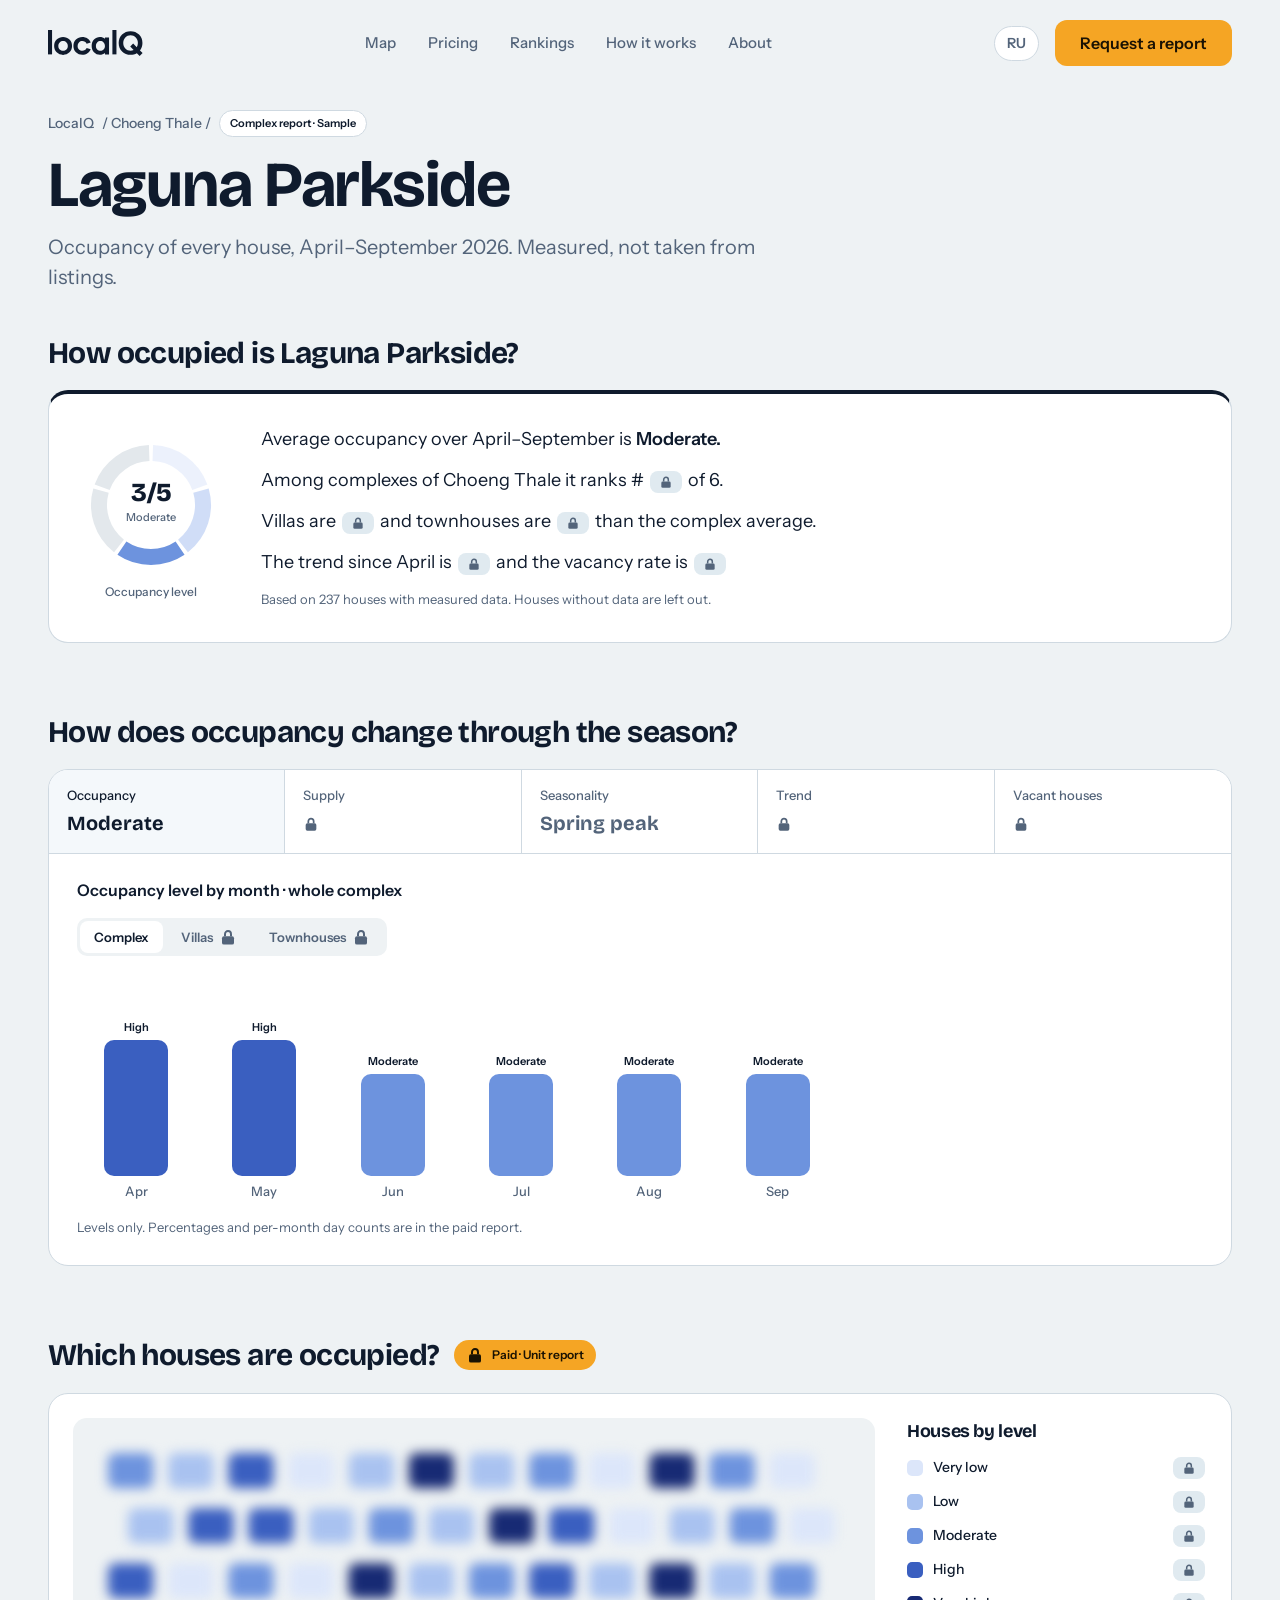
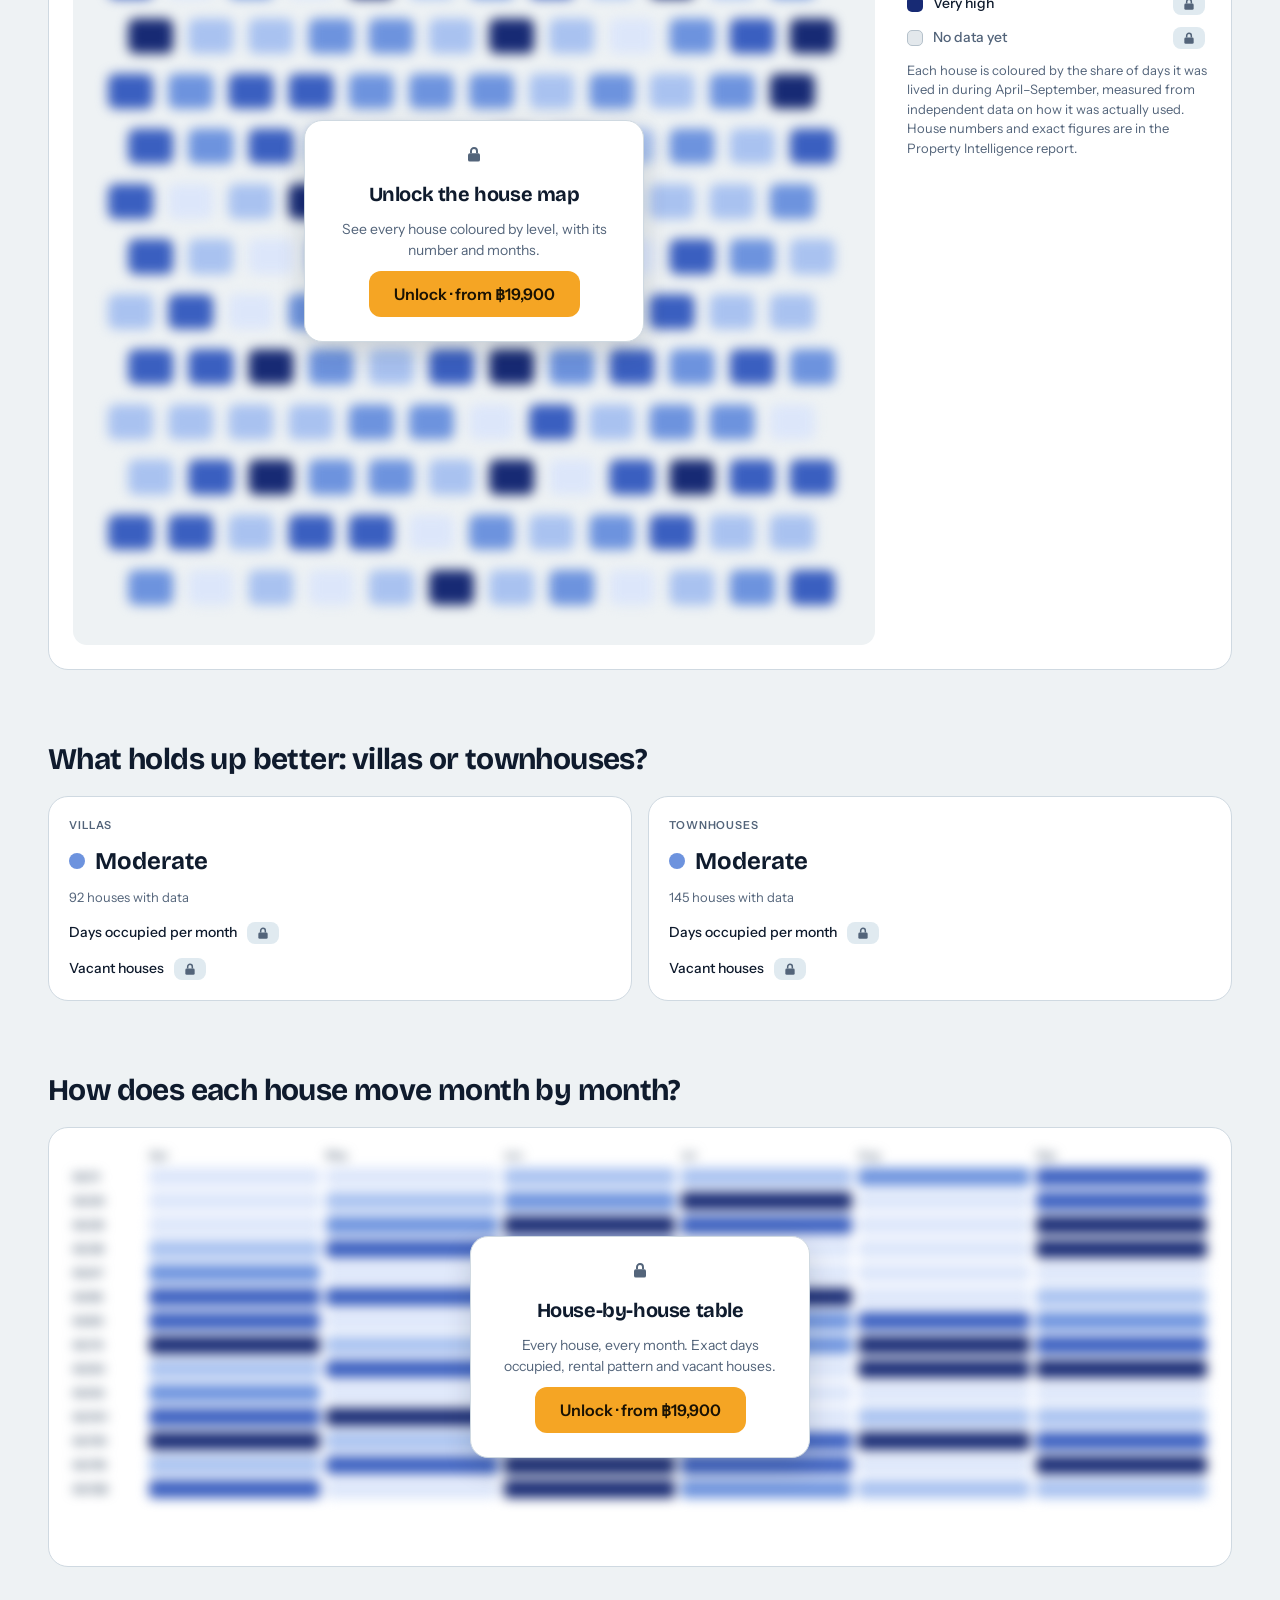
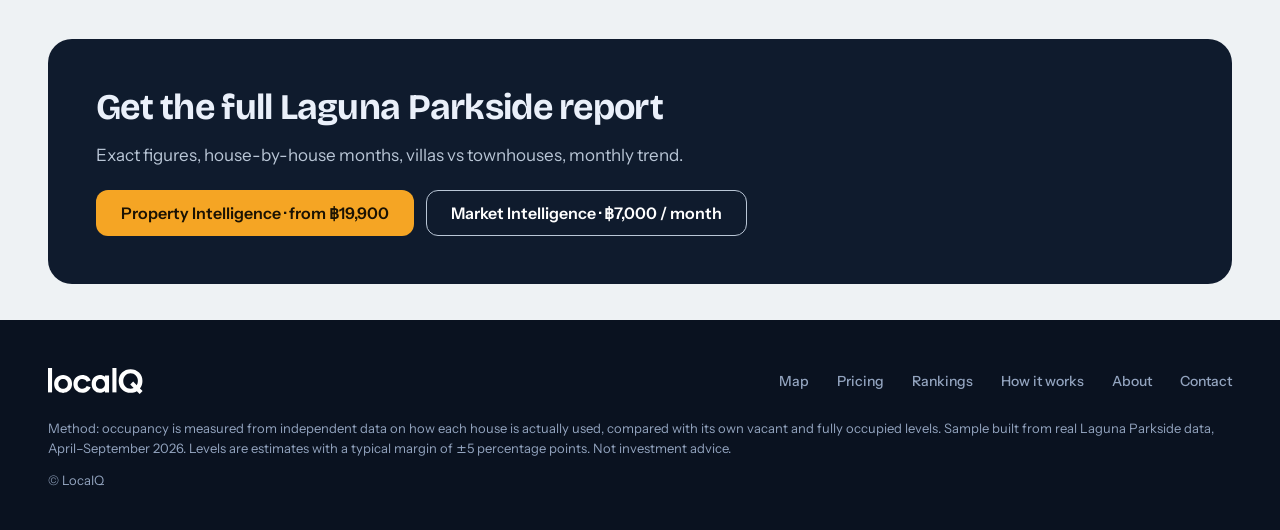
<file: report/index.html>
<!doctype html>
<html lang="en"><head><meta charset="utf-8"><meta name="viewport" content="width=device-width,initial-scale=1">
<title>Laguna Parkside — occupancy report sample | LocaIQ</title><meta name="description" content="Sample LocaIQ complex report: measured occupancy of every house in Laguna Parkside, April–September 2026.">
<link rel="icon" href="/assets/logo.svg">
<link rel="alternate" hreflang="en" href="/report/"><link rel="alternate" hreflang="ru" href="/ru/report/">
<link rel="preconnect" href="https://fonts.googleapis.com"><link rel="preconnect" href="https://fonts.gstatic.com" crossorigin>
<link href="https://fonts.googleapis.com/css2?family=Bricolage+Grotesque:opsz,wght@12..96,600;12..96,700;12..96,800&family=Instrument+Sans:wght@400;500;600&display=swap" rel="stylesheet">
<link rel="stylesheet" href="/assets/style.css"></head>
<body>
<div class="wrap"><header class="hdr">
<a href="/" aria-label="LocaIQ"><img src="/assets/logo.svg" width="95" height="26" alt="LocaIQ"></a>
<input type="checkbox" id="menu" hidden><nav class="nav"><a href="/#map">Map</a><a href="/#access">Pricing</a><a href="/#rankings">Rankings</a><a href="/how-it-works/">How it works</a><a href="/about/">About</a></nav>
<div class="hdr-r"><a class="lang" href="/ru/report/" hreflang="ru">RU</a><a class="btn btn-p" href="/#request">Request a report</a><label for="menu" class="burger" aria-label="Menu"><i></i><i></i><i></i></label></div>
</header></div>
<main>
<div class="wrap">
<section class="rt"><div class="crumb"><a href="/">LocaIQ</a> / Choeng Thale  / <span class="pill2">Complex report · Sample</span></div>
<h1 class="display">Laguna Parkside</h1><p class="lead">Occupancy of every house, April–September 2026. Measured, not taken from listings.</p></section>

<section class="rs"><h2>How occupied is Laguna Parkside?</h2>
<div class="card sumcard"><div class="ringw"><svg viewBox="0 0 140 140" width="140" height="140" role="img" aria-label="Moderate"><path d="M71.81 18.03 A52 52 0 0 1 118.86 52.21" stroke="#DCE6FA" stroke-width="16" fill="none" opacity=".55"/><path d="M119.99 55.67 A52 52 0 0 1 102.01 110.98" stroke="#A9C2F0" stroke-width="16" fill="none" opacity=".55"/><path d="M99.08 113.11 A52 52 0 0 1 40.92 113.11" stroke="#6D93DE" stroke-width="16" fill="none" opacity="1"/><path d="M37.99 110.98 A52 52 0 0 1 20.01 55.67" stroke="#E3E8EC" stroke-width="16" fill="none" opacity="1"/><path d="M21.14 52.21 A52 52 0 0 1 68.19 18.03" stroke="#E3E8EC" stroke-width="16" fill="none" opacity="1"/><text x="70" y="66" text-anchor="middle" font-size="26" font-weight="800" fill="#0F1B2D" font-family="Bricolage Grotesque,Onest,sans-serif">3/5</text><text x="70" y="86" text-anchor="middle" font-size="11" fill="#53647A" font-family="Instrument Sans,Onest,sans-serif">Moderate</text></svg><span>Occupancy level</span></div>
<div class="lines">
<p>Average occupancy over April–September is <b>Moderate.</b></p>
<p>Among complexes of Choeng Thale it ranks # <button class="lchip" type="button" data-lock aria-label="Locked"><svg class="lk" viewBox="0 0 24 24" aria-hidden="true"><rect x="4" y="11" width="16" height="11" rx="2.5" fill="#53647A"/><path d="M8 11V8a4 4 0 0 1 8 0v3" fill="none" stroke="#53647A" stroke-width="2.6"/></svg></button> of 6.</p>
<p>Villas are <button class="lchip" type="button" data-lock aria-label="Locked"><svg class="lk" viewBox="0 0 24 24" aria-hidden="true"><rect x="4" y="11" width="16" height="11" rx="2.5" fill="#53647A"/><path d="M8 11V8a4 4 0 0 1 8 0v3" fill="none" stroke="#53647A" stroke-width="2.6"/></svg></button> and townhouses are <button class="lchip" type="button" data-lock aria-label="Locked"><svg class="lk" viewBox="0 0 24 24" aria-hidden="true"><rect x="4" y="11" width="16" height="11" rx="2.5" fill="#53647A"/><path d="M8 11V8a4 4 0 0 1 8 0v3" fill="none" stroke="#53647A" stroke-width="2.6"/></svg></button> than the complex average.</p>
<p>The trend since April is <button class="lchip" type="button" data-lock aria-label="Locked"><svg class="lk" viewBox="0 0 24 24" aria-hidden="true"><rect x="4" y="11" width="16" height="11" rx="2.5" fill="#53647A"/><path d="M8 11V8a4 4 0 0 1 8 0v3" fill="none" stroke="#53647A" stroke-width="2.6"/></svg></button> and the vacancy rate is <button class="lchip" type="button" data-lock aria-label="Locked"><svg class="lk" viewBox="0 0 24 24" aria-hidden="true"><rect x="4" y="11" width="16" height="11" rx="2.5" fill="#53647A"/><path d="M8 11V8a4 4 0 0 1 8 0v3" fill="none" stroke="#53647A" stroke-width="2.6"/></svg></button></p>
<p class="sm">Based on 237 houses with measured data. Houses without data are left out.</p></div></div></section>

<section class="rs"><h2>How does occupancy change through the season?</h2>
<div class="kcard"><div class="strip"><button class="tab on" type="button" data-tab="occ" aria-selected="true"><span class="tn">Occupancy</span><b>Moderate</b><i class="tb"></i></button><button class="tab lockedtab" type="button" data-lock><span class="tn">Supply</span><svg class="lk" viewBox="0 0 24 24" aria-hidden="true"><rect x="4" y="11" width="16" height="11" rx="2.5" fill="#53647A"/><path d="M8 11V8a4 4 0 0 1 8 0v3" fill="none" stroke="#53647A" stroke-width="2.6"/></svg><i class="tb"></i></button><button class="tab" type="button" data-tab="sea" aria-selected="false"><span class="tn">Seasonality</span><b>Spring peak</b><i class="tb"></i></button><button class="tab lockedtab" type="button" data-lock><span class="tn">Trend</span><svg class="lk" viewBox="0 0 24 24" aria-hidden="true"><rect x="4" y="11" width="16" height="11" rx="2.5" fill="#53647A"/><path d="M8 11V8a4 4 0 0 1 8 0v3" fill="none" stroke="#53647A" stroke-width="2.6"/></svg><i class="tb"></i></button><button class="tab lockedtab" type="button" data-lock><span class="tn">Vacant houses</span><svg class="lk" viewBox="0 0 24 24" aria-hidden="true"><rect x="4" y="11" width="16" height="11" rx="2.5" fill="#53647A"/><path d="M8 11V8a4 4 0 0 1 8 0v3" fill="none" stroke="#53647A" stroke-width="2.6"/></svg><i class="tb"></i></button></div>
<div class="kbody"><div class="kt">Occupancy level by month · whole complex</div><div class="segs"><button type="button" class="sg on">Complex</button><button type="button" class="sg" data-lock>Villas<svg class="lk" width="12" height="12" viewBox="0 0 24 24" aria-hidden="true"><rect x="4" y="11" width="16" height="11" rx="2.5" fill="#53647A"/><path d="M8 11V8a4 4 0 0 1 8 0v3" fill="none" stroke="#53647A" stroke-width="2.6"/></svg></button><button type="button" class="sg" data-lock>Townhouses<svg class="lk" width="12" height="12" viewBox="0 0 24 24" aria-hidden="true"><rect x="4" y="11" width="16" height="11" rx="2.5" fill="#53647A"/><path d="M8 11V8a4 4 0 0 1 8 0v3" fill="none" stroke="#53647A" stroke-width="2.6"/></svg></button></div>
<div class="bars"><div class="bar"><span class="bl">High</span><i style="height:136px;background:#3A5FC0"></i><span class="bm">Apr</span></div><div class="bar"><span class="bl">High</span><i style="height:136px;background:#3A5FC0"></i><span class="bm">May</span></div><div class="bar"><span class="bl">Moderate</span><i style="height:102px;background:#6D93DE"></i><span class="bm">Jun</span></div><div class="bar"><span class="bl">Moderate</span><i style="height:102px;background:#6D93DE"></i><span class="bm">Jul</span></div><div class="bar"><span class="bl">Moderate</span><i style="height:102px;background:#6D93DE"></i><span class="bm">Aug</span></div><div class="bar"><span class="bl">Moderate</span><i style="height:102px;background:#6D93DE"></i><span class="bm">Sep</span></div></div>
<p class="sm" id="tabnote">Levels only. Percentages and per-month day counts are in the paid report.</p></div></div></section>

<section class="rs"><div class="rhead"><h2>Which houses are occupied?</h2><span class="paid"><svg class="lk" width="14" height="14" viewBox="0 0 24 24" aria-hidden="true"><rect x="4" y="11" width="16" height="11" rx="2.5" fill="#1A1203"/><path d="M8 11V8a4 4 0 0 1 8 0v3" fill="none" stroke="#1A1203" stroke-width="2.6"/></svg>Paid · Unit report</span></div>
<div class="card hmap"><div class="hm"><div class="blur"><svg viewBox="0 0 320 330" class="fmap" aria-hidden="true"><rect x="14" y="14" width="18" height="14" rx="3" fill="#6D93DE"/><rect x="38" y="14" width="18" height="14" rx="3" fill="#A9C2F0"/><rect x="62" y="14" width="18" height="14" rx="3" fill="#3A5FC0"/><rect x="86" y="14" width="18" height="14" rx="3" fill="#DCE6FA"/><rect x="110" y="14" width="18" height="14" rx="3" fill="#A9C2F0"/><rect x="134" y="14" width="18" height="14" rx="3" fill="#172A74"/><rect x="158" y="14" width="18" height="14" rx="3" fill="#A9C2F0"/><rect x="182" y="14" width="18" height="14" rx="3" fill="#6D93DE"/><rect x="206" y="14" width="18" height="14" rx="3" fill="#DCE6FA"/><rect x="230" y="14" width="18" height="14" rx="3" fill="#172A74"/><rect x="254" y="14" width="18" height="14" rx="3" fill="#6D93DE"/><rect x="278" y="14" width="18" height="14" rx="3" fill="#DCE6FA"/><rect x="22" y="36" width="18" height="14" rx="3" fill="#A9C2F0"/><rect x="46" y="36" width="18" height="14" rx="3" fill="#3A5FC0"/><rect x="70" y="36" width="18" height="14" rx="3" fill="#3A5FC0"/><rect x="94" y="36" width="18" height="14" rx="3" fill="#A9C2F0"/><rect x="118" y="36" width="18" height="14" rx="3" fill="#6D93DE"/><rect x="142" y="36" width="18" height="14" rx="3" fill="#A9C2F0"/><rect x="166" y="36" width="18" height="14" rx="3" fill="#172A74"/><rect x="190" y="36" width="18" height="14" rx="3" fill="#3A5FC0"/><rect x="214" y="36" width="18" height="14" rx="3" fill="#DCE6FA"/><rect x="238" y="36" width="18" height="14" rx="3" fill="#A9C2F0"/><rect x="262" y="36" width="18" height="14" rx="3" fill="#6D93DE"/><rect x="286" y="36" width="18" height="14" rx="3" fill="#DCE6FA"/><rect x="14" y="58" width="18" height="14" rx="3" fill="#3A5FC0"/><rect x="38" y="58" width="18" height="14" rx="3" fill="#DCE6FA"/><rect x="62" y="58" width="18" height="14" rx="3" fill="#6D93DE"/><rect x="86" y="58" width="18" height="14" rx="3" fill="#DCE6FA"/><rect x="110" y="58" width="18" height="14" rx="3" fill="#172A74"/><rect x="134" y="58" width="18" height="14" rx="3" fill="#A9C2F0"/><rect x="158" y="58" width="18" height="14" rx="3" fill="#6D93DE"/><rect x="182" y="58" width="18" height="14" rx="3" fill="#3A5FC0"/><rect x="206" y="58" width="18" height="14" rx="3" fill="#A9C2F0"/><rect x="230" y="58" width="18" height="14" rx="3" fill="#172A74"/><rect x="254" y="58" width="18" height="14" rx="3" fill="#A9C2F0"/><rect x="278" y="58" width="18" height="14" rx="3" fill="#6D93DE"/><rect x="22" y="80" width="18" height="14" rx="3" fill="#172A74"/><rect x="46" y="80" width="18" height="14" rx="3" fill="#A9C2F0"/><rect x="70" y="80" width="18" height="14" rx="3" fill="#A9C2F0"/><rect x="94" y="80" width="18" height="14" rx="3" fill="#6D93DE"/><rect x="118" y="80" width="18" height="14" rx="3" fill="#6D93DE"/><rect x="142" y="80" width="18" height="14" rx="3" fill="#A9C2F0"/><rect x="166" y="80" width="18" height="14" rx="3" fill="#172A74"/><rect x="190" y="80" width="18" height="14" rx="3" fill="#A9C2F0"/><rect x="214" y="80" width="18" height="14" rx="3" fill="#DCE6FA"/><rect x="238" y="80" width="18" height="14" rx="3" fill="#6D93DE"/><rect x="262" y="80" width="18" height="14" rx="3" fill="#3A5FC0"/><rect x="286" y="80" width="18" height="14" rx="3" fill="#172A74"/><rect x="14" y="102" width="18" height="14" rx="3" fill="#3A5FC0"/><rect x="38" y="102" width="18" height="14" rx="3" fill="#6D93DE"/><rect x="62" y="102" width="18" height="14" rx="3" fill="#3A5FC0"/><rect x="86" y="102" width="18" height="14" rx="3" fill="#3A5FC0"/><rect x="110" y="102" width="18" height="14" rx="3" fill="#6D93DE"/><rect x="134" y="102" width="18" height="14" rx="3" fill="#6D93DE"/><rect x="158" y="102" width="18" height="14" rx="3" fill="#6D93DE"/><rect x="182" y="102" width="18" height="14" rx="3" fill="#A9C2F0"/><rect x="206" y="102" width="18" height="14" rx="3" fill="#6D93DE"/><rect x="230" y="102" width="18" height="14" rx="3" fill="#A9C2F0"/><rect x="254" y="102" width="18" height="14" rx="3" fill="#6D93DE"/><rect x="278" y="102" width="18" height="14" rx="3" fill="#172A74"/><rect x="22" y="124" width="18" height="14" rx="3" fill="#3A5FC0"/><rect x="46" y="124" width="18" height="14" rx="3" fill="#6D93DE"/><rect x="70" y="124" width="18" height="14" rx="3" fill="#3A5FC0"/><rect x="94" y="124" width="18" height="14" rx="3" fill="#6D93DE"/><rect x="118" y="124" width="18" height="14" rx="3" fill="#A9C2F0"/><rect x="142" y="124" width="18" height="14" rx="3" fill="#A9C2F0"/><rect x="166" y="124" width="18" height="14" rx="3" fill="#172A74"/><rect x="190" y="124" width="18" height="14" rx="3" fill="#3A5FC0"/><rect x="214" y="124" width="18" height="14" rx="3" fill="#A9C2F0"/><rect x="238" y="124" width="18" height="14" rx="3" fill="#6D93DE"/><rect x="262" y="124" width="18" height="14" rx="3" fill="#A9C2F0"/><rect x="286" y="124" width="18" height="14" rx="3" fill="#3A5FC0"/><rect x="14" y="146" width="18" height="14" rx="3" fill="#3A5FC0"/><rect x="38" y="146" width="18" height="14" rx="3" fill="#DCE6FA"/><rect x="62" y="146" width="18" height="14" rx="3" fill="#A9C2F0"/><rect x="86" y="146" width="18" height="14" rx="3" fill="#172A74"/><rect x="110" y="146" width="18" height="14" rx="3" fill="#6D93DE"/><rect x="134" y="146" width="18" height="14" rx="3" fill="#6D93DE"/><rect x="158" y="146" width="18" height="14" rx="3" fill="#6D93DE"/><rect x="182" y="146" width="18" height="14" rx="3" fill="#3A5FC0"/><rect x="206" y="146" width="18" height="14" rx="3" fill="#3A5FC0"/><rect x="230" y="146" width="18" height="14" rx="3" fill="#A9C2F0"/><rect x="254" y="146" width="18" height="14" rx="3" fill="#A9C2F0"/><rect x="278" y="146" width="18" height="14" rx="3" fill="#6D93DE"/><rect x="22" y="168" width="18" height="14" rx="3" fill="#3A5FC0"/><rect x="46" y="168" width="18" height="14" rx="3" fill="#A9C2F0"/><rect x="70" y="168" width="18" height="14" rx="3" fill="#DCE6FA"/><rect x="94" y="168" width="18" height="14" rx="3" fill="#6D93DE"/><rect x="118" y="168" width="18" height="14" rx="3" fill="#3A5FC0"/><rect x="142" y="168" width="18" height="14" rx="3" fill="#6D93DE"/><rect x="166" y="168" width="18" height="14" rx="3" fill="#3A5FC0"/><rect x="190" y="168" width="18" height="14" rx="3" fill="#6D93DE"/><rect x="214" y="168" width="18" height="14" rx="3" fill="#DCE6FA"/><rect x="238" y="168" width="18" height="14" rx="3" fill="#3A5FC0"/><rect x="262" y="168" width="18" height="14" rx="3" fill="#6D93DE"/><rect x="286" y="168" width="18" height="14" rx="3" fill="#A9C2F0"/><rect x="14" y="190" width="18" height="14" rx="3" fill="#A9C2F0"/><rect x="38" y="190" width="18" height="14" rx="3" fill="#3A5FC0"/><rect x="62" y="190" width="18" height="14" rx="3" fill="#DCE6FA"/><rect x="86" y="190" width="18" height="14" rx="3" fill="#6D93DE"/><rect x="110" y="190" width="18" height="14" rx="3" fill="#6D93DE"/><rect x="134" y="190" width="18" height="14" rx="3" fill="#A9C2F0"/><rect x="158" y="190" width="18" height="14" rx="3" fill="#6D93DE"/><rect x="182" y="190" width="18" height="14" rx="3" fill="#3A5FC0"/><rect x="206" y="190" width="18" height="14" rx="3" fill="#3A5FC0"/><rect x="230" y="190" width="18" height="14" rx="3" fill="#3A5FC0"/><rect x="254" y="190" width="18" height="14" rx="3" fill="#A9C2F0"/><rect x="278" y="190" width="18" height="14" rx="3" fill="#A9C2F0"/><rect x="22" y="212" width="18" height="14" rx="3" fill="#3A5FC0"/><rect x="46" y="212" width="18" height="14" rx="3" fill="#3A5FC0"/><rect x="70" y="212" width="18" height="14" rx="3" fill="#172A74"/><rect x="94" y="212" width="18" height="14" rx="3" fill="#6D93DE"/><rect x="118" y="212" width="18" height="14" rx="3" fill="#A9C2F0"/><rect x="142" y="212" width="18" height="14" rx="3" fill="#3A5FC0"/><rect x="166" y="212" width="18" height="14" rx="3" fill="#172A74"/><rect x="190" y="212" width="18" height="14" rx="3" fill="#6D93DE"/><rect x="214" y="212" width="18" height="14" rx="3" fill="#3A5FC0"/><rect x="238" y="212" width="18" height="14" rx="3" fill="#6D93DE"/><rect x="262" y="212" width="18" height="14" rx="3" fill="#3A5FC0"/><rect x="286" y="212" width="18" height="14" rx="3" fill="#6D93DE"/><rect x="14" y="234" width="18" height="14" rx="3" fill="#A9C2F0"/><rect x="38" y="234" width="18" height="14" rx="3" fill="#A9C2F0"/><rect x="62" y="234" width="18" height="14" rx="3" fill="#A9C2F0"/><rect x="86" y="234" width="18" height="14" rx="3" fill="#A9C2F0"/><rect x="110" y="234" width="18" height="14" rx="3" fill="#6D93DE"/><rect x="134" y="234" width="18" height="14" rx="3" fill="#6D93DE"/><rect x="158" y="234" width="18" height="14" rx="3" fill="#DCE6FA"/><rect x="182" y="234" width="18" height="14" rx="3" fill="#3A5FC0"/><rect x="206" y="234" width="18" height="14" rx="3" fill="#A9C2F0"/><rect x="230" y="234" width="18" height="14" rx="3" fill="#6D93DE"/><rect x="254" y="234" width="18" height="14" rx="3" fill="#6D93DE"/><rect x="278" y="234" width="18" height="14" rx="3" fill="#DCE6FA"/><rect x="22" y="256" width="18" height="14" rx="3" fill="#A9C2F0"/><rect x="46" y="256" width="18" height="14" rx="3" fill="#3A5FC0"/><rect x="70" y="256" width="18" height="14" rx="3" fill="#172A74"/><rect x="94" y="256" width="18" height="14" rx="3" fill="#6D93DE"/><rect x="118" y="256" width="18" height="14" rx="3" fill="#6D93DE"/><rect x="142" y="256" width="18" height="14" rx="3" fill="#A9C2F0"/><rect x="166" y="256" width="18" height="14" rx="3" fill="#172A74"/><rect x="190" y="256" width="18" height="14" rx="3" fill="#DCE6FA"/><rect x="214" y="256" width="18" height="14" rx="3" fill="#3A5FC0"/><rect x="238" y="256" width="18" height="14" rx="3" fill="#172A74"/><rect x="262" y="256" width="18" height="14" rx="3" fill="#3A5FC0"/><rect x="286" y="256" width="18" height="14" rx="3" fill="#3A5FC0"/><rect x="14" y="278" width="18" height="14" rx="3" fill="#3A5FC0"/><rect x="38" y="278" width="18" height="14" rx="3" fill="#3A5FC0"/><rect x="62" y="278" width="18" height="14" rx="3" fill="#A9C2F0"/><rect x="86" y="278" width="18" height="14" rx="3" fill="#3A5FC0"/><rect x="110" y="278" width="18" height="14" rx="3" fill="#3A5FC0"/><rect x="134" y="278" width="18" height="14" rx="3" fill="#DCE6FA"/><rect x="158" y="278" width="18" height="14" rx="3" fill="#6D93DE"/><rect x="182" y="278" width="18" height="14" rx="3" fill="#A9C2F0"/><rect x="206" y="278" width="18" height="14" rx="3" fill="#6D93DE"/><rect x="230" y="278" width="18" height="14" rx="3" fill="#3A5FC0"/><rect x="254" y="278" width="18" height="14" rx="3" fill="#A9C2F0"/><rect x="278" y="278" width="18" height="14" rx="3" fill="#A9C2F0"/><rect x="22" y="300" width="18" height="14" rx="3" fill="#6D93DE"/><rect x="46" y="300" width="18" height="14" rx="3" fill="#DCE6FA"/><rect x="70" y="300" width="18" height="14" rx="3" fill="#A9C2F0"/><rect x="94" y="300" width="18" height="14" rx="3" fill="#DCE6FA"/><rect x="118" y="300" width="18" height="14" rx="3" fill="#A9C2F0"/><rect x="142" y="300" width="18" height="14" rx="3" fill="#172A74"/><rect x="166" y="300" width="18" height="14" rx="3" fill="#A9C2F0"/><rect x="190" y="300" width="18" height="14" rx="3" fill="#6D93DE"/><rect x="214" y="300" width="18" height="14" rx="3" fill="#DCE6FA"/><rect x="238" y="300" width="18" height="14" rx="3" fill="#A9C2F0"/><rect x="262" y="300" width="18" height="14" rx="3" fill="#6D93DE"/><rect x="286" y="300" width="18" height="14" rx="3" fill="#3A5FC0"/></svg></div>
<div class="unl"><div><svg class="lk" width="24" height="24" viewBox="0 0 24 24" aria-hidden="true"><rect x="4" y="11" width="16" height="11" rx="2.5" fill="#53647A"/><path d="M8 11V8a4 4 0 0 1 8 0v3" fill="none" stroke="#53647A" stroke-width="2.6"/></svg></div><h3>Unlock the house map</h3><p>See every house coloured by level, with its number and months.</p><a class="btn btn-p" href="/#request">Unlock · from ฿19,900</a></div></div>
<div class="dist"><h3>Houses by level</h3><div class="drow"><i class="sq" style="background:#DCE6FA"></i><span>Very low</span><button class="lchip" type="button" data-lock aria-label="Locked"><svg class="lk" viewBox="0 0 24 24" aria-hidden="true"><rect x="4" y="11" width="16" height="11" rx="2.5" fill="#53647A"/><path d="M8 11V8a4 4 0 0 1 8 0v3" fill="none" stroke="#53647A" stroke-width="2.6"/></svg></button></div><div class="drow"><i class="sq" style="background:#A9C2F0"></i><span>Low</span><button class="lchip" type="button" data-lock aria-label="Locked"><svg class="lk" viewBox="0 0 24 24" aria-hidden="true"><rect x="4" y="11" width="16" height="11" rx="2.5" fill="#53647A"/><path d="M8 11V8a4 4 0 0 1 8 0v3" fill="none" stroke="#53647A" stroke-width="2.6"/></svg></button></div><div class="drow"><i class="sq" style="background:#6D93DE"></i><span>Moderate</span><button class="lchip" type="button" data-lock aria-label="Locked"><svg class="lk" viewBox="0 0 24 24" aria-hidden="true"><rect x="4" y="11" width="16" height="11" rx="2.5" fill="#53647A"/><path d="M8 11V8a4 4 0 0 1 8 0v3" fill="none" stroke="#53647A" stroke-width="2.6"/></svg></button></div><div class="drow"><i class="sq" style="background:#3A5FC0"></i><span>High</span><button class="lchip" type="button" data-lock aria-label="Locked"><svg class="lk" viewBox="0 0 24 24" aria-hidden="true"><rect x="4" y="11" width="16" height="11" rx="2.5" fill="#53647A"/><path d="M8 11V8a4 4 0 0 1 8 0v3" fill="none" stroke="#53647A" stroke-width="2.6"/></svg></button></div><div class="drow"><i class="sq" style="background:#172A74"></i><span>Very high</span><button class="lchip" type="button" data-lock aria-label="Locked"><svg class="lk" viewBox="0 0 24 24" aria-hidden="true"><rect x="4" y="11" width="16" height="11" rx="2.5" fill="#53647A"/><path d="M8 11V8a4 4 0 0 1 8 0v3" fill="none" stroke="#53647A" stroke-width="2.6"/></svg></button></div><div class="drow"><i class="sq" style="background:#E3E8EC;border:1px solid #B5C1CB"></i><span style="color:var(--muted)">No data yet</span><button class="lchip" type="button" data-lock aria-label="Locked"><svg class="lk" viewBox="0 0 24 24" aria-hidden="true"><rect x="4" y="11" width="16" height="11" rx="2.5" fill="#53647A"/><path d="M8 11V8a4 4 0 0 1 8 0v3" fill="none" stroke="#53647A" stroke-width="2.6"/></svg></button></div><p class="sm">Each house is coloured by the share of days it was lived in during April–September, measured from independent data on how it was actually used. House numbers and exact figures are in the Property Intelligence report.</p></div></div></section>

<section class="rs"><h2>What holds up better: villas or townhouses?</h2><div class="grid2"><div class="card"><div class="eyebrow">Villas</div><div class="lvl"><span class="sq" style="background:#6D93DE;border-radius:50%"></span>Moderate</div><div class="sm">92 houses with data</div><div class="lrow"><span>Days occupied per month</span><button class="lchip" type="button" data-lock aria-label="Locked"><svg class="lk" viewBox="0 0 24 24" aria-hidden="true"><rect x="4" y="11" width="16" height="11" rx="2.5" fill="#53647A"/><path d="M8 11V8a4 4 0 0 1 8 0v3" fill="none" stroke="#53647A" stroke-width="2.6"/></svg></button></div><div class="lrow"><span>Vacant houses</span><button class="lchip" type="button" data-lock aria-label="Locked"><svg class="lk" viewBox="0 0 24 24" aria-hidden="true"><rect x="4" y="11" width="16" height="11" rx="2.5" fill="#53647A"/><path d="M8 11V8a4 4 0 0 1 8 0v3" fill="none" stroke="#53647A" stroke-width="2.6"/></svg></button></div></div><div class="card"><div class="eyebrow">Townhouses</div><div class="lvl"><span class="sq" style="background:#6D93DE;border-radius:50%"></span>Moderate</div><div class="sm">145 houses with data</div><div class="lrow"><span>Days occupied per month</span><button class="lchip" type="button" data-lock aria-label="Locked"><svg class="lk" viewBox="0 0 24 24" aria-hidden="true"><rect x="4" y="11" width="16" height="11" rx="2.5" fill="#53647A"/><path d="M8 11V8a4 4 0 0 1 8 0v3" fill="none" stroke="#53647A" stroke-width="2.6"/></svg></button></div><div class="lrow"><span>Vacant houses</span><button class="lchip" type="button" data-lock aria-label="Locked"><svg class="lk" viewBox="0 0 24 24" aria-hidden="true"><rect x="4" y="11" width="16" height="11" rx="2.5" fill="#53647A"/><path d="M8 11V8a4 4 0 0 1 8 0v3" fill="none" stroke="#53647A" stroke-width="2.6"/></svg></button></div></div></div></section>

<section class="rs"><h2>How does each house move month by month?</h2>
<div class="card mxc"><div class="blur mxg"><div class="mh"><b></b><span>Apr</span><span>May</span><span>Jun</span><span>Jul</span><span>Aug</span><span>Sep</span></div><div class="mr"><b>65/11</b><i style="background:#DCE6FA"></i><i style="background:#DCE6FA"></i><i style="background:#A9C2F0"></i><i style="background:#A9C2F0"></i><i style="background:#6D93DE"></i><i style="background:#3A5FC0"></i></div><div class="mr"><b>65/20</b><i style="background:#DCE6FA"></i><i style="background:#A9C2F0"></i><i style="background:#6D93DE"></i><i style="background:#172A74"></i><i style="background:#DCE6FA"></i><i style="background:#3A5FC0"></i></div><div class="mr"><b>65/29</b><i style="background:#DCE6FA"></i><i style="background:#6D93DE"></i><i style="background:#172A74"></i><i style="background:#3A5FC0"></i><i style="background:#DCE6FA"></i><i style="background:#172A74"></i></div><div class="mr"><b>65/38</b><i style="background:#A9C2F0"></i><i style="background:#3A5FC0"></i><i style="background:#3A5FC0"></i><i style="background:#DCE6FA"></i><i style="background:#DCE6FA"></i><i style="background:#172A74"></i></div><div class="mr"><b>65/47</b><i style="background:#6D93DE"></i><i style="background:#DCE6FA"></i><i style="background:#DCE6FA"></i><i style="background:#DCE6FA"></i><i style="background:#DCE6FA"></i><i style="background:#DCE6FA"></i></div><div class="mr"><b>65/56</b><i style="background:#3A5FC0"></i><i style="background:#3A5FC0"></i><i style="background:#172A74"></i><i style="background:#172A74"></i><i style="background:#DCE6FA"></i><i style="background:#A9C2F0"></i></div><div class="mr"><b>65/65</b><i style="background:#3A5FC0"></i><i style="background:#DCE6FA"></i><i style="background:#A9C2F0"></i><i style="background:#6D93DE"></i><i style="background:#3A5FC0"></i><i style="background:#6D93DE"></i></div><div class="mr"><b>65/74</b><i style="background:#172A74"></i><i style="background:#A9C2F0"></i><i style="background:#3A5FC0"></i><i style="background:#6D93DE"></i><i style="background:#172A74"></i><i style="background:#3A5FC0"></i></div><div class="mr"><b>65/83</b><i style="background:#A9C2F0"></i><i style="background:#3A5FC0"></i><i style="background:#6D93DE"></i><i style="background:#DCE6FA"></i><i style="background:#172A74"></i><i style="background:#172A74"></i></div><div class="mr"><b>65/92</b><i style="background:#6D93DE"></i><i style="background:#DCE6FA"></i><i style="background:#DCE6FA"></i><i style="background:#DCE6FA"></i><i style="background:#DCE6FA"></i><i style="background:#DCE6FA"></i></div><div class="mr"><b>65/101</b><i style="background:#3A5FC0"></i><i style="background:#172A74"></i><i style="background:#172A74"></i><i style="background:#DCE6FA"></i><i style="background:#A9C2F0"></i><i style="background:#A9C2F0"></i></div><div class="mr"><b>65/110</b><i style="background:#172A74"></i><i style="background:#A9C2F0"></i><i style="background:#6D93DE"></i><i style="background:#3A5FC0"></i><i style="background:#172A74"></i><i style="background:#3A5FC0"></i></div><div class="mr"><b>65/119</b><i style="background:#A9C2F0"></i><i style="background:#3A5FC0"></i><i style="background:#172A74"></i><i style="background:#3A5FC0"></i><i style="background:#DCE6FA"></i><i style="background:#172A74"></i></div><div class="mr"><b>65/128</b><i style="background:#3A5FC0"></i><i style="background:#DCE6FA"></i><i style="background:#172A74"></i><i style="background:#6D93DE"></i><i style="background:#A9C2F0"></i><i style="background:#A9C2F0"></i></div></div>
<div class="unl abs"><div><svg class="lk" width="24" height="24" viewBox="0 0 24 24" aria-hidden="true"><rect x="4" y="11" width="16" height="11" rx="2.5" fill="#53647A"/><path d="M8 11V8a4 4 0 0 1 8 0v3" fill="none" stroke="#53647A" stroke-width="2.6"/></svg></div><h3>House-by-house table</h3><p>Every house, every month. Exact days occupied, rental pattern and vacant houses.</p><a class="btn btn-p" href="/#request">Unlock · from ฿19,900</a></div></div></section>

<section class="rs"><div class="cta"><h2>Get the full Laguna Parkside report</h2><p>Exact figures, house-by-house months, villas vs townhouses, monthly trend.</p>
<div class="ctab"><a class="btn btn-p" href="/#request">Property Intelligence · from ฿19,900</a><a class="btn btn-o2" href="/#request">Market Intelligence · ฿7,000 / month</a></div></div></section>
</div></main>
<footer><div class="wrap"><div class="row"><img class="logo-l" src="/assets/logo.svg" width="95" height="26" alt="LocaIQ"><nav><a href="/#map">Map</a><a href="/#access">Pricing</a><a href="/#rankings">Rankings</a><a href="/how-it-works/">How it works</a><a href="/about/">About</a><a href="/#request">Contact</a></nav></div><p>Method: occupancy is measured from independent data on how each house is actually used, compared with its own vacant and fully occupied levels. Sample built from real Laguna Parkside data, April–September 2026. Levels are estimates with a typical margin of ±5 percentage points. Not investment advice.</p><p>© LocaIQ</p></div></footer>
<dialog id="lockdlg" class="dlg"><form method="dialog" class="dlgc"><button class="dx" aria-label="Close" value="x">×</button>
<div class="dic"><svg class="lk" width="28" height="28" viewBox="0 0 24 24" aria-hidden="true"><rect x="4" y="11" width="16" height="11" rx="2.5" fill="#53647A"/><path d="M8 11V8a4 4 0 0 1 8 0v3" fill="none" stroke="#53647A" stroke-width="2.6"/></svg></div><h3>This is in the paid report</h3><p>Exact percentages, days per month, rank and house-by-house figures are part of Property Intelligence reports and the Market Intelligence subscription.</p>
<div class="dbtns"><a class="btn btn-p" href="/#request">Request a report</a><button class="btn btn-o" value="close">Close</button></div></form></dialog>
<script src="/assets/app.js" defer></script>
<script>window.__notes={"occ": "Levels only. Percentages and per-month day counts are in the paid report.", "sea": "April and May are High. June to September hold at Moderate."};</script></body></html>
</file>
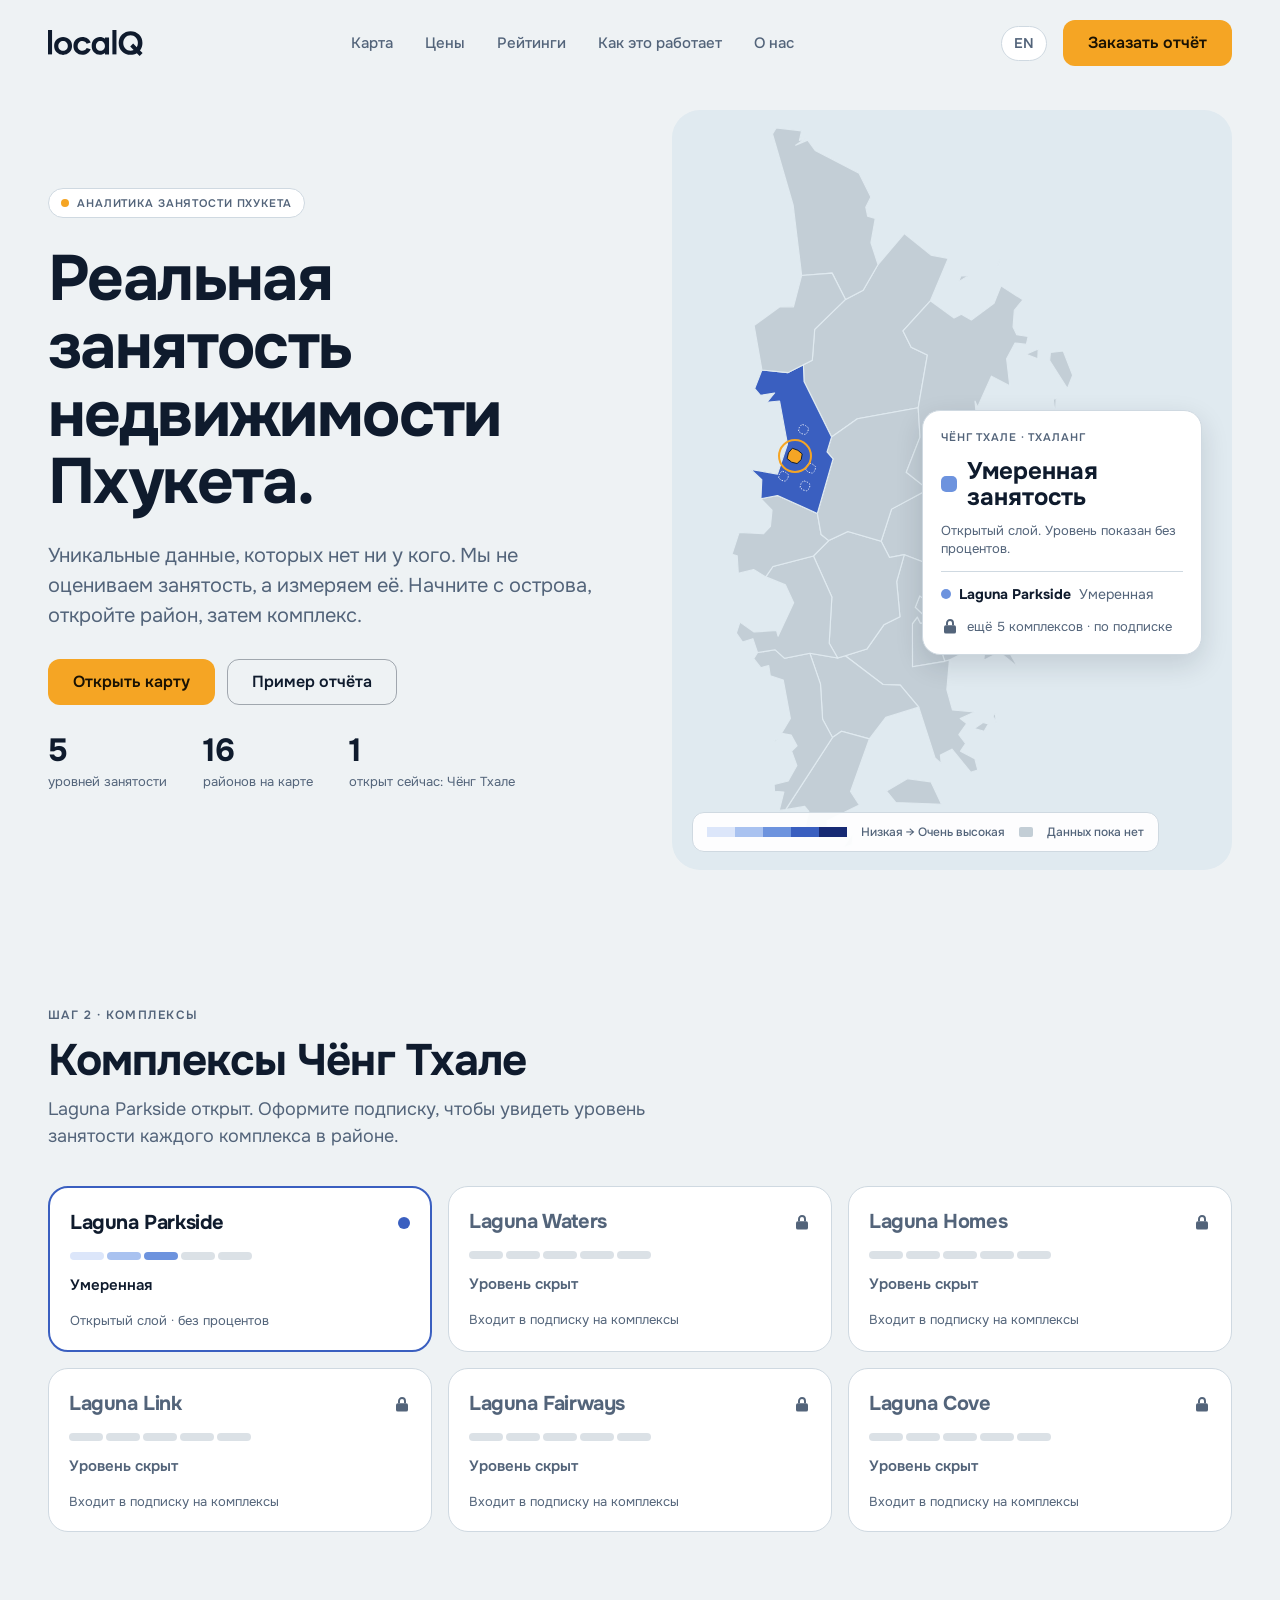
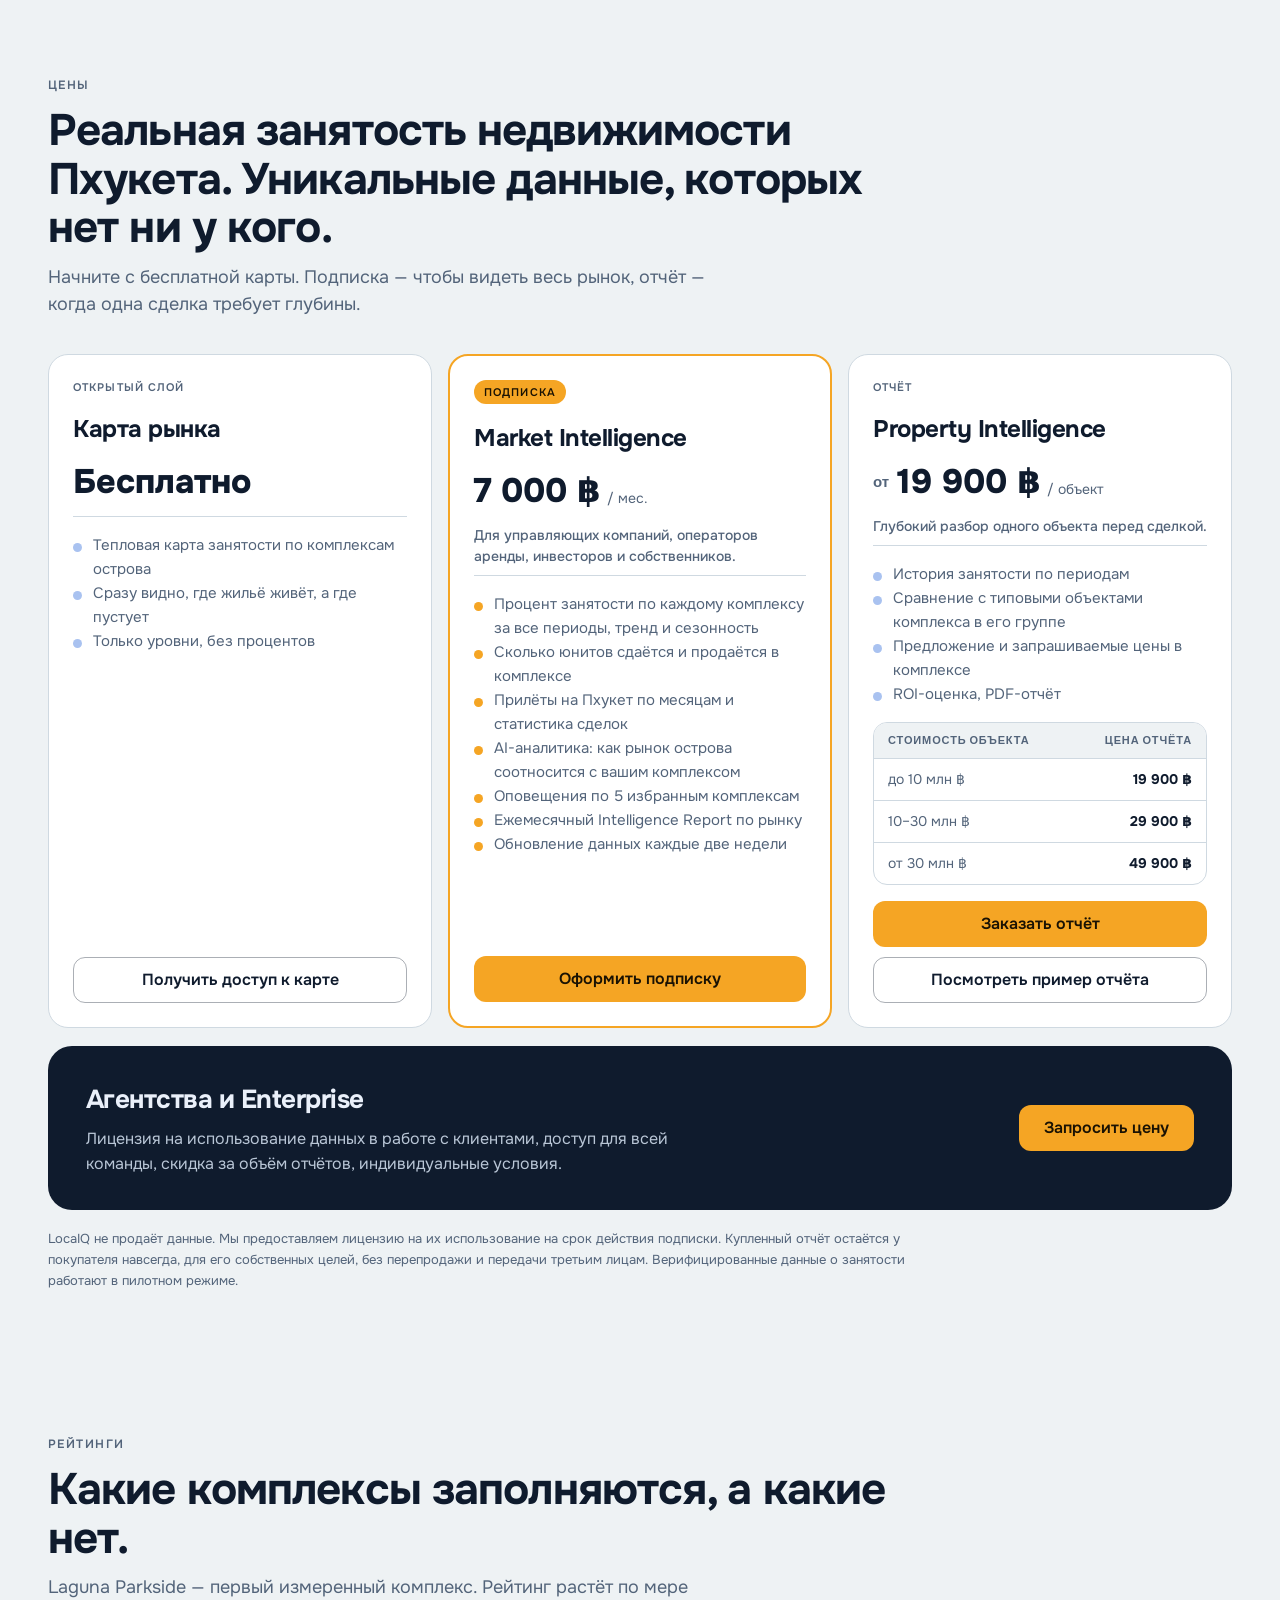
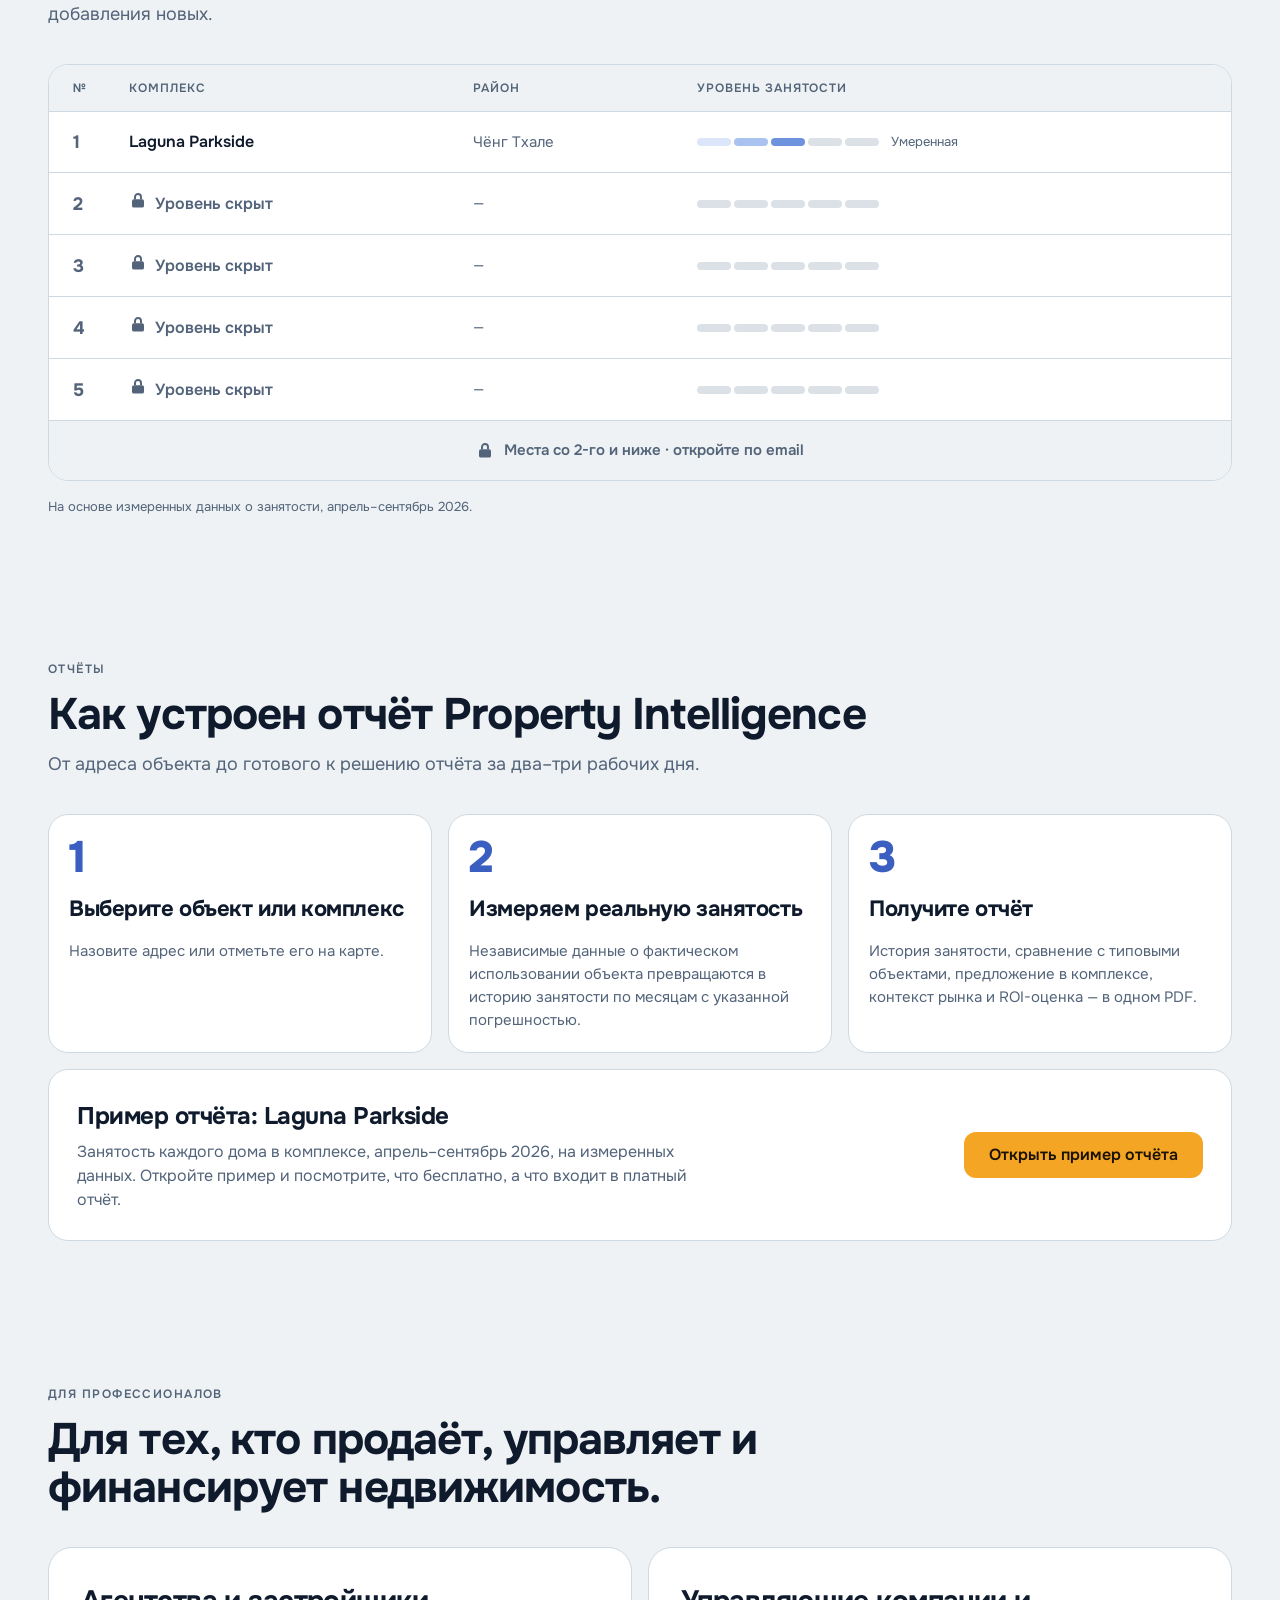
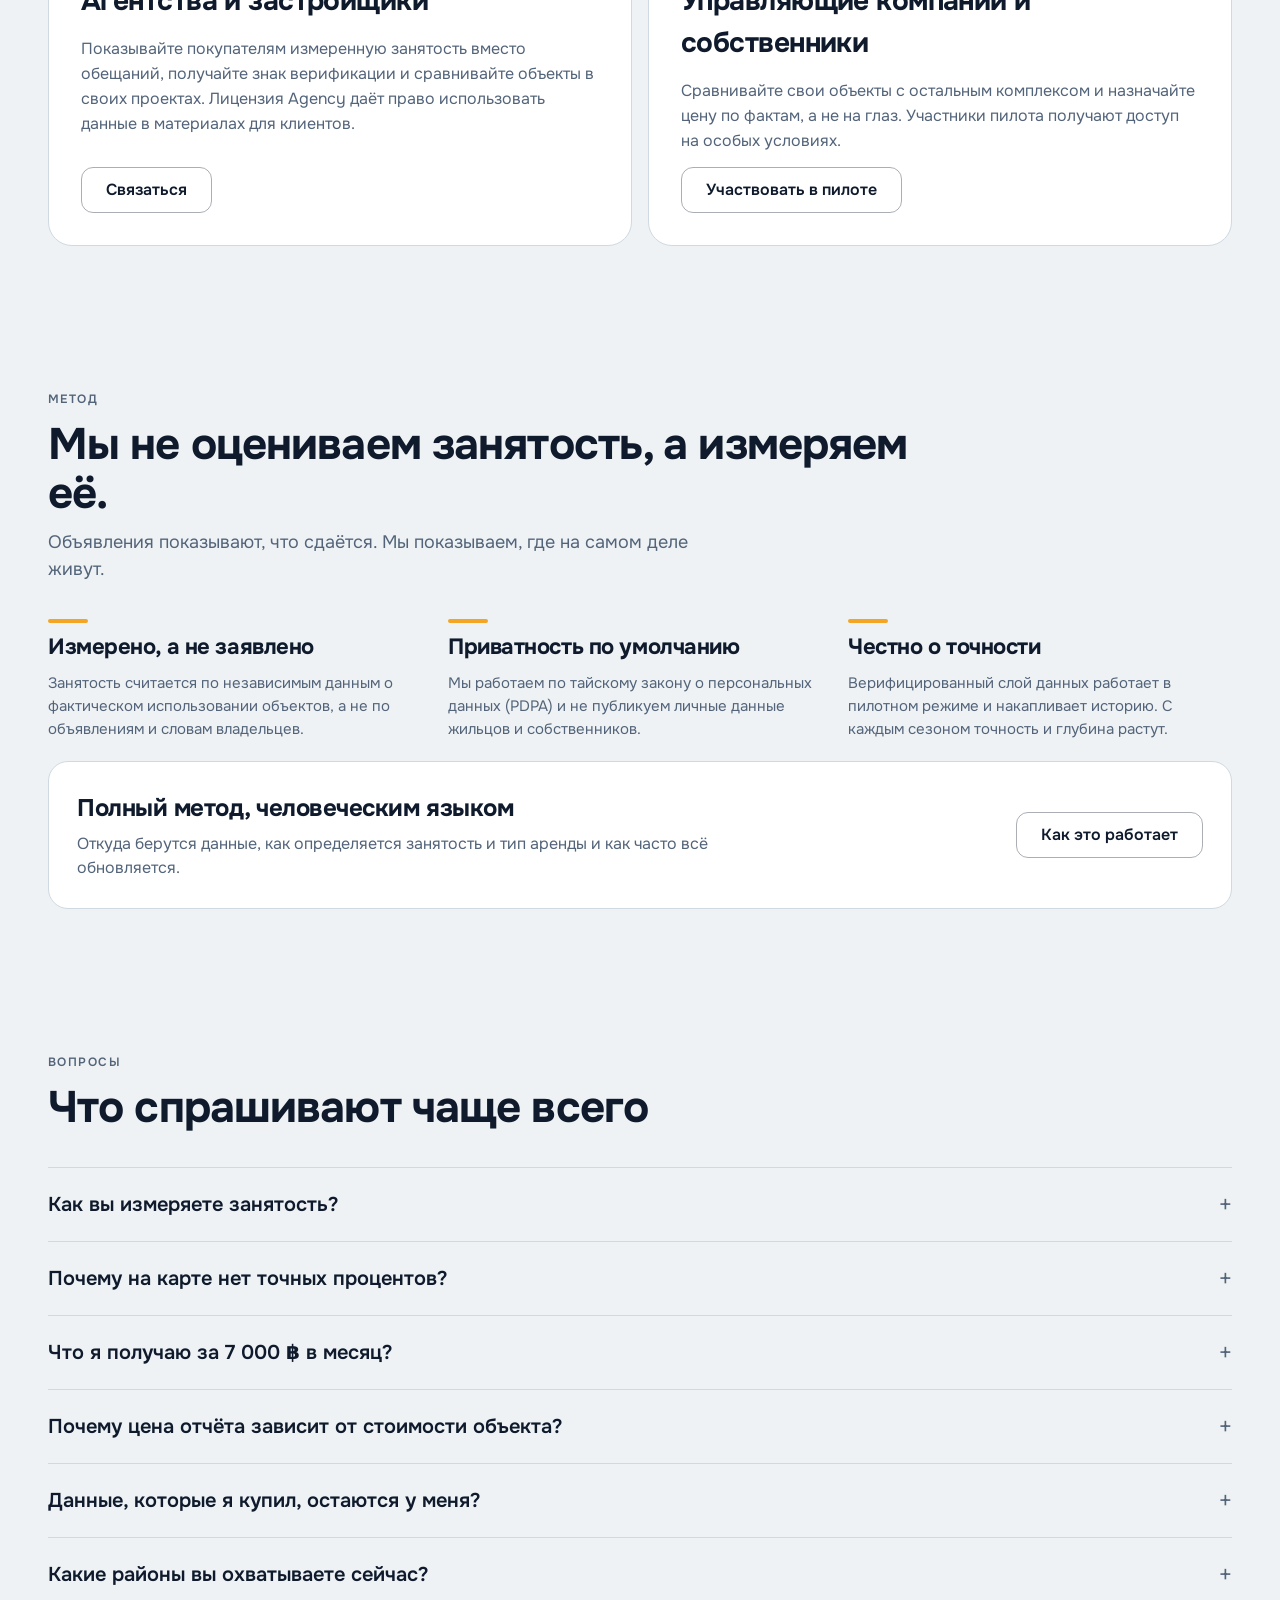
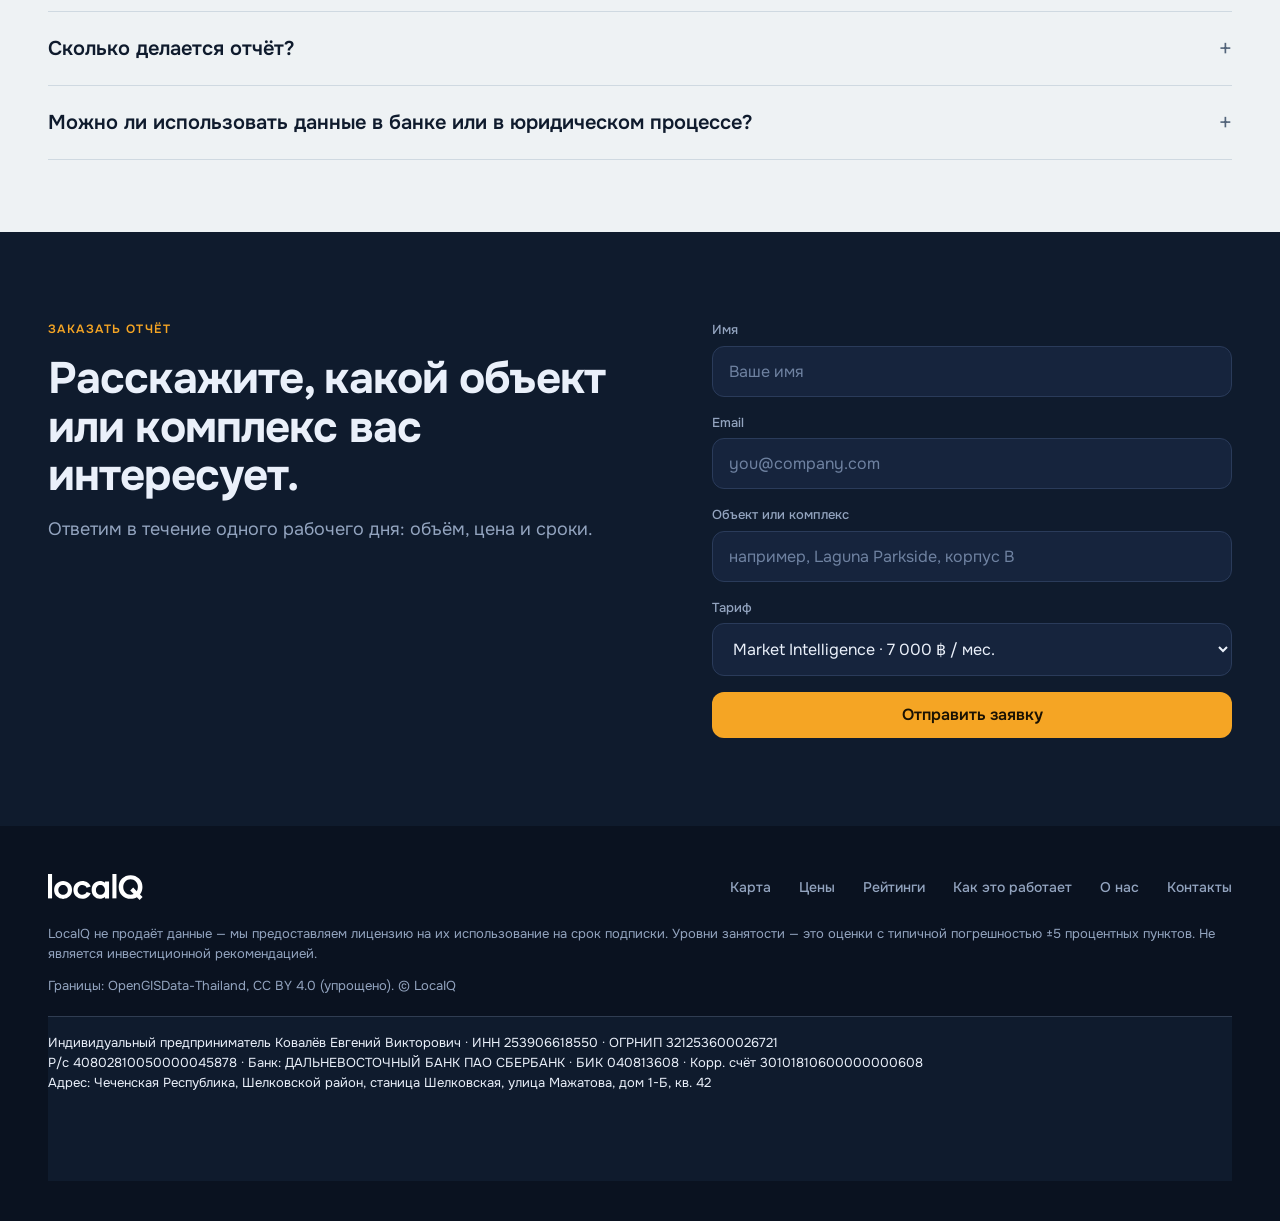
<file: ru/index.html>
<!doctype html>
<html lang="ru">
<head>
<meta charset="utf-8">
<meta name="viewport" content="width=device-width,initial-scale=1">
<title>LocaIQ — реальная занятость недвижимости Пхукета</title>
<meta name="description" content="Реальная занятость недвижимости Пхукета. Уникальные данные, которых нет ни у кого. Начните с острова, откройте район, затем комплекс.">
<meta property="og:title" content="LocaIQ — реальная занятость недвижимости Пхукета"><meta property="og:description" content="Реальная занятость недвижимости Пхукета. Уникальные данные, которых нет ни у кого. Начните с острова, откройте район, затем комплекс."><meta property="og:type" content="website">
<link rel="alternate" hreflang="en" href="/"><link rel="alternate" hreflang="ru" href="/ru/">
<link rel="icon" href="/assets/logo.svg">
<link rel="preconnect" href="https://fonts.googleapis.com"><link rel="preconnect" href="https://fonts.gstatic.com" crossorigin>
<link href="https://fonts.googleapis.com/css2?family=Bricolage+Grotesque:opsz,wght@12..96,600;12..96,700;12..96,800&family=Instrument+Sans:wght@400;500;600&display=swap" rel="stylesheet">
<link href="https://fonts.googleapis.com/css2?family=Onest:wght@400;500;600;700;800&display=swap" rel="stylesheet">
<link rel="stylesheet" href="/assets/style.css">
<style>html[lang=ru] body,html[lang=ru] input,html[lang=ru] select,html[lang=ru] .btn,html[lang=ru] h1,html[lang=ru] h2,html[lang=ru] h3,html[lang=ru] .display,html[lang=ru] .lvl,html[lang=ru] .facts b,html[lang=ru] .price b,html[lang=ru] .step b,html[lang=ru] .trow .n,html[lang=ru] details.faq summary{font-family:"Onest","Instrument Sans",system-ui,sans-serif}html[lang=ru] h1{letter-spacing:-.025em}</style>
</head>
<body>
<div class="wrap">
<header class="hdr">
<a href="/ru/" aria-label="LocaIQ"><img src="/assets/logo.svg" width="95" height="26" alt="LocaIQ"></a>
<input type="checkbox" id="menu" hidden>
<nav class="nav"><a href="#map">Карта</a><a href="#access">Цены</a><a href="#rankings">Рейтинги</a><a href="/ru/how-it-works/">Как это работает</a><a href="/ru/about/">О нас</a></nav>
<div class="hdr-r"><a class="lang" href="/" hreflang="en">EN</a><a class="btn btn-p" href="#request">Заказать отчёт</a><label for="menu" class="burger" aria-label="Menu"><i></i><i></i><i></i></label></div>
</header>

<div class="hero" id="map">
<div>
<span class="pill"><span class="dot"></span>Аналитика занятости Пхукета</span>
<h1>Реальная занятость недвижимости Пхукета.</h1>
<p class="lead">Уникальные данные, которых нет ни у кого. Мы не оцениваем занятость, а измеряем её. Начните с острова, откройте район, затем комплекс.</p>
<div class="ctas"><a class="btn btn-p" href="#complexes">Открыть карту</a><a class="btn btn-o" href="/ru/report/">Пример отчёта</a></div>
<div class="facts"><div><b>5</b><span>уровней занятости</span></div><div><b>16</b><span>районов на карте</span></div><div><b>1</b><span>открыт сейчас: Чёнг Тхале</span></div></div>
</div>
<div class="mapcard">
<div class="mapbox"><img src="/assets/phuket-map.svg" alt="Карта районов Пхукета" width="341" height="720"><span class="ring"></span></div>
<div class="legend"><div class="ramp"><i style="background:var(--r1)"></i><i style="background:var(--r2)"></i><i style="background:var(--r3)"></i><i style="background:var(--r4)"></i><i style="background:var(--r5)"></i></div><span>Низкая → Очень высокая</span><span class="nd"></span><span>Данных пока нет</span></div>
<div class="panel">
<div class="eyebrow">Чёнг Тхале · Тхаланг</div>
<div class="lvl"><span class="sq" style="background:var(--r3)"></span>Умеренная занятость</div>
<p>Открытый слой. Уровень показан без процентов.</p>
<hr>
<div class="prow"><span class="sq" style="background:var(--r3);border-radius:50%;width:10px;height:10px"></span><b>Laguna Parkside</b><span style="color:var(--muted)">Умеренная</span></div>
<div class="lockrow" data-lock role="button" tabindex="0"><svg class="lk" width="16" height="16" viewBox="0 0 24 24" aria-hidden="true"><rect x="4" y="11" width="16" height="11" rx="2.5" fill="#53647A"/><path d="M8 11V8a4 4 0 0 1 8 0v3" fill="none" stroke="#53647A" stroke-width="2.6"/></svg><span>ещё 5 комплексов · по подписке</span></div>
</div>
</div>
</div>
</div>

<section id="complexes"><div class="wrap">
<div class="sh"><span class="eyebrow">ШАГ 2 · КОМПЛЕКСЫ</span><h2>Комплексы Чёнг Тхале</h2><p>Laguna Parkside открыт. Оформите подписку, чтобы увидеть уровень занятости каждого комплекса в районе.</p></div>
<div class="grid3"><div class="card open"><div class="top"><h3>Laguna Parkside</h3><span class="sq" style="background:var(--r4);border-radius:50%;width:12px;height:12px"></span></div><div class="ramp2" aria-hidden="true"><i style="background:#DCE6FA"></i><i style="background:#A9C2F0"></i><i style="background:#6D93DE"></i><i style="background:rgba(195,206,214,.6)"></i><i style="background:rgba(195,206,214,.6)"></i></div><div class="lv">Умеренная</div><div class="sm">Открытый слой · без процентов</div></div><div class="card locked" data-lock role="button" tabindex="0"><div class="top"><h3>Laguna Waters</h3><svg class="lk" viewBox="0 0 24 24" aria-hidden="true"><rect x="4" y="11" width="16" height="11" rx="2.5" fill="#53647A"/><path d="M8 11V8a4 4 0 0 1 8 0v3" fill="none" stroke="#53647A" stroke-width="2.6"/></svg></div><div class="ramp2" aria-hidden="true"><i style="background:rgba(195,206,214,.6)"></i><i style="background:rgba(195,206,214,.6)"></i><i style="background:rgba(195,206,214,.6)"></i><i style="background:rgba(195,206,214,.6)"></i><i style="background:rgba(195,206,214,.6)"></i></div><div class="lv">Уровень скрыт</div><div class="sm">Входит в подписку на комплексы</div></div><div class="card locked" data-lock role="button" tabindex="0"><div class="top"><h3>Laguna Homes</h3><svg class="lk" viewBox="0 0 24 24" aria-hidden="true"><rect x="4" y="11" width="16" height="11" rx="2.5" fill="#53647A"/><path d="M8 11V8a4 4 0 0 1 8 0v3" fill="none" stroke="#53647A" stroke-width="2.6"/></svg></div><div class="ramp2" aria-hidden="true"><i style="background:rgba(195,206,214,.6)"></i><i style="background:rgba(195,206,214,.6)"></i><i style="background:rgba(195,206,214,.6)"></i><i style="background:rgba(195,206,214,.6)"></i><i style="background:rgba(195,206,214,.6)"></i></div><div class="lv">Уровень скрыт</div><div class="sm">Входит в подписку на комплексы</div></div><div class="card locked" data-lock role="button" tabindex="0"><div class="top"><h3>Laguna Link</h3><svg class="lk" viewBox="0 0 24 24" aria-hidden="true"><rect x="4" y="11" width="16" height="11" rx="2.5" fill="#53647A"/><path d="M8 11V8a4 4 0 0 1 8 0v3" fill="none" stroke="#53647A" stroke-width="2.6"/></svg></div><div class="ramp2" aria-hidden="true"><i style="background:rgba(195,206,214,.6)"></i><i style="background:rgba(195,206,214,.6)"></i><i style="background:rgba(195,206,214,.6)"></i><i style="background:rgba(195,206,214,.6)"></i><i style="background:rgba(195,206,214,.6)"></i></div><div class="lv">Уровень скрыт</div><div class="sm">Входит в подписку на комплексы</div></div><div class="card locked" data-lock role="button" tabindex="0"><div class="top"><h3>Laguna Fairways</h3><svg class="lk" viewBox="0 0 24 24" aria-hidden="true"><rect x="4" y="11" width="16" height="11" rx="2.5" fill="#53647A"/><path d="M8 11V8a4 4 0 0 1 8 0v3" fill="none" stroke="#53647A" stroke-width="2.6"/></svg></div><div class="ramp2" aria-hidden="true"><i style="background:rgba(195,206,214,.6)"></i><i style="background:rgba(195,206,214,.6)"></i><i style="background:rgba(195,206,214,.6)"></i><i style="background:rgba(195,206,214,.6)"></i><i style="background:rgba(195,206,214,.6)"></i></div><div class="lv">Уровень скрыт</div><div class="sm">Входит в подписку на комплексы</div></div><div class="card locked" data-lock role="button" tabindex="0"><div class="top"><h3>Laguna Cove</h3><svg class="lk" viewBox="0 0 24 24" aria-hidden="true"><rect x="4" y="11" width="16" height="11" rx="2.5" fill="#53647A"/><path d="M8 11V8a4 4 0 0 1 8 0v3" fill="none" stroke="#53647A" stroke-width="2.6"/></svg></div><div class="ramp2" aria-hidden="true"><i style="background:rgba(195,206,214,.6)"></i><i style="background:rgba(195,206,214,.6)"></i><i style="background:rgba(195,206,214,.6)"></i><i style="background:rgba(195,206,214,.6)"></i><i style="background:rgba(195,206,214,.6)"></i></div><div class="lv">Уровень скрыт</div><div class="sm">Входит в подписку на комплексы</div></div></div>
</div></section>

<section id="access"><div class="wrap">
<div class="sh"><span class="eyebrow">ЦЕНЫ</span><h2>Реальная занятость недвижимости Пхукета. Уникальные данные, которых нет ни у кого.</h2><p>Начните с бесплатной карты. Подписка — чтобы видеть весь рынок, отчёт — когда одна сделка требует глубины.</p></div>
<div class="grid3">
<div class="card plan"><div class="tag">ОТКРЫТЫЙ СЛОЙ</div><h3>Карта рынка</h3><div class="price"><b>Бесплатно</b></div><hr class="hr"><ul><li>Тепловая карта занятости по комплексам острова</li><li>Сразу видно, где жильё живёт, а где пустует</li><li>Только уровни, без процентов</li></ul><a class="btn btn-o" href="#request">Получить доступ к карте</a></div>
<div class="card plan hl"><div class="tag">ПОДПИСКА</div><h3>Market Intelligence</h3><div class="price"><b>7 000 ฿</b><span>/ мес.</span></div><div class="pre">Для управляющих компаний, операторов аренды, инвесторов и собственников.</div><hr class="hr"><ul><li>Процент занятости по каждому комплексу за все периоды, тренд и сезонность</li><li>Сколько юнитов сдаётся и продаётся в комплексе</li><li>Прилёты на Пхукет по месяцам и статистика сделок</li><li>AI-аналитика: как рынок острова соотносится с вашим комплексом</li><li>Оповещения по 5 избранным комплексам</li><li>Ежемесячный Intelligence Report по рынку</li><li>Обновление данных каждые две недели</li></ul><a class="btn btn-p" href="#request">Оформить подписку</a></div>
<div class="card plan"><div class="tag">ОТЧЁТ</div><h3>Property Intelligence</h3><div class="price"><span class="from">от</span><b>19 900 ฿</b><span>/ объект</span></div><div class="pre">Глубокий разбор одного объекта перед сделкой.</div><hr class="hr"><ul><li>История занятости по периодам</li><li>Сравнение с типовыми объектами комплекса в его группе</li><li>Предложение и запрашиваемые цены в комплексе</li><li>ROI-оценка, PDF-отчёт</li></ul><div class="tiers"><div><span>Стоимость объекта</span><span>Цена отчёта</span></div><div><span>до 10 млн ฿</span><b>19 900 ฿</b></div><div><span>10–30 млн ฿</span><b>29 900 ฿</b></div><div><span>от 30 млн ฿</span><b>49 900 ฿</b></div></div><div class="pbtns"><a class="btn btn-p" href="#request">Заказать отчёт</a><a class="btn btn-o" href="/ru/report/">Посмотреть пример отчёта</a></div></div>
</div>
<div class="ent"><div><h3>Агентства и Enterprise</h3><p>Лицензия на использование данных в работе с клиентами, доступ для всей команды, скидка за объём отчётов, индивидуальные условия.</p></div><a class="btn btn-p" href="#request">Запросить цену</a></div>
<p class="lic">LocaIQ не продаёт данные. Мы предоставляем лицензию на их использование на срок действия подписки. Купленный отчёт остаётся у покупателя навсегда, для его собственных целей, без перепродажи и передачи третьим лицам. Верифицированные данные о занятости работают в пилотном режиме.</p>
</div></section>

<section id="rankings"><div class="wrap">
<div class="sh"><span class="eyebrow">РЕЙТИНГИ</span><h2>Какие комплексы заполняются, а какие нет.</h2><p>Laguna Parkside — первый измеренный комплекс. Рейтинг растёт по мере добавления новых.</p></div>
<div class="table"><div class="trow thead"><span>№</span><span>Комплекс</span><span class="tb">Район</span><span>Уровень занятости</span></div><div class="trow"><span class="n">1</span><span class="nm">Laguna Parkside</span><span class="tb">Чёнг Тхале</span><span style="display:flex;align-items:center"><div class="ramp2" aria-hidden="true"><i style="background:#DCE6FA"></i><i style="background:#A9C2F0"></i><i style="background:#6D93DE"></i><i style="background:rgba(195,206,214,.6)"></i><i style="background:rgba(195,206,214,.6)"></i></div><span class="lvtxt">Умеренная</span></span></div><div class="trow" data-lock role="button" tabindex="0"><span class="n">2</span><span class="nm" style="color:var(--muted)"><svg class="lk" width="16" height="16" viewBox="0 0 24 24" aria-hidden="true"><rect x="4" y="11" width="16" height="11" rx="2.5" fill="#53647A"/><path d="M8 11V8a4 4 0 0 1 8 0v3" fill="none" stroke="#53647A" stroke-width="2.6"/></svg> &nbsp;Уровень скрыт</span><span class="tb">—</span><span><div class="ramp2" aria-hidden="true"><i style="background:rgba(195,206,214,.6)"></i><i style="background:rgba(195,206,214,.6)"></i><i style="background:rgba(195,206,214,.6)"></i><i style="background:rgba(195,206,214,.6)"></i><i style="background:rgba(195,206,214,.6)"></i></div></span></div><div class="trow" data-lock role="button" tabindex="0"><span class="n">3</span><span class="nm" style="color:var(--muted)"><svg class="lk" width="16" height="16" viewBox="0 0 24 24" aria-hidden="true"><rect x="4" y="11" width="16" height="11" rx="2.5" fill="#53647A"/><path d="M8 11V8a4 4 0 0 1 8 0v3" fill="none" stroke="#53647A" stroke-width="2.6"/></svg> &nbsp;Уровень скрыт</span><span class="tb">—</span><span><div class="ramp2" aria-hidden="true"><i style="background:rgba(195,206,214,.6)"></i><i style="background:rgba(195,206,214,.6)"></i><i style="background:rgba(195,206,214,.6)"></i><i style="background:rgba(195,206,214,.6)"></i><i style="background:rgba(195,206,214,.6)"></i></div></span></div><div class="trow" data-lock role="button" tabindex="0"><span class="n">4</span><span class="nm" style="color:var(--muted)"><svg class="lk" width="16" height="16" viewBox="0 0 24 24" aria-hidden="true"><rect x="4" y="11" width="16" height="11" rx="2.5" fill="#53647A"/><path d="M8 11V8a4 4 0 0 1 8 0v3" fill="none" stroke="#53647A" stroke-width="2.6"/></svg> &nbsp;Уровень скрыт</span><span class="tb">—</span><span><div class="ramp2" aria-hidden="true"><i style="background:rgba(195,206,214,.6)"></i><i style="background:rgba(195,206,214,.6)"></i><i style="background:rgba(195,206,214,.6)"></i><i style="background:rgba(195,206,214,.6)"></i><i style="background:rgba(195,206,214,.6)"></i></div></span></div><div class="trow" data-lock role="button" tabindex="0"><span class="n">5</span><span class="nm" style="color:var(--muted)"><svg class="lk" width="16" height="16" viewBox="0 0 24 24" aria-hidden="true"><rect x="4" y="11" width="16" height="11" rx="2.5" fill="#53647A"/><path d="M8 11V8a4 4 0 0 1 8 0v3" fill="none" stroke="#53647A" stroke-width="2.6"/></svg> &nbsp;Уровень скрыт</span><span class="tb">—</span><span><div class="ramp2" aria-hidden="true"><i style="background:rgba(195,206,214,.6)"></i><i style="background:rgba(195,206,214,.6)"></i><i style="background:rgba(195,206,214,.6)"></i><i style="background:rgba(195,206,214,.6)"></i><i style="background:rgba(195,206,214,.6)"></i></div></span></div><div class="tfoot" data-lock role="button" tabindex="0"><svg class="lk" viewBox="0 0 24 24" aria-hidden="true"><rect x="4" y="11" width="16" height="11" rx="2.5" fill="#53647A"/><path d="M8 11V8a4 4 0 0 1 8 0v3" fill="none" stroke="#53647A" stroke-width="2.6"/></svg><span>Места со 2-го и ниже · откройте по email</span></div></div>
<p class="note">На основе измеренных данных о занятости, апрель–сентябрь 2026.</p>
</div></section>

<section id="reports"><div class="wrap">
<div class="sh"><span class="eyebrow">ОТЧЁТЫ</span><h2>Как устроен отчёт Property Intelligence</h2><p>От адреса объекта до готового к решению отчёта за два–три рабочих дня.</p></div>
<div class="grid3"><div class="card step"><b>1</b><h3>Выберите объект или комплекс</h3><p>Назовите адрес или отметьте его на карте.</p></div><div class="card step"><b>2</b><h3>Измеряем реальную занятость</h3><p>Независимые данные о фактическом использовании объекта превращаются в историю занятости по месяцам с указанной погрешностью.</p></div><div class="card step"><b>3</b><h3>Получите отчёт</h3><p>История занятости, сравнение с типовыми объектами, предложение в комплексе, контекст рынка и ROI-оценка — в одном PDF.</p></div></div>
<div class="sample"><div><h3>Пример отчёта: Laguna Parkside</h3><p>Занятость каждого дома в комплексе, апрель–сентябрь 2026, на измеренных данных. Откройте пример и посмотрите, что бесплатно, а что входит в платный отчёт.</p></div><a class="btn btn-p" href="/ru/report/">Открыть пример отчёта</a></div>
</div></section>

<section id="agencies"><div class="wrap">
<div class="sh"><span class="eyebrow">ДЛЯ ПРОФЕССИОНАЛОВ</span><h2>Для тех, кто продаёт, управляет и финансирует недвижимость.</h2></div>
<div class="grid2"><div class="card aud"><h3>Агентства и застройщики</h3><p>Показывайте покупателям измеренную занятость вместо обещаний, получайте знак верификации и сравнивайте объекты в своих проектах. Лицензия Agency даёт право использовать данные в материалах для клиентов.</p><a class="btn btn-o" href="#request">Связаться</a></div><div class="card aud"><h3>Управляющие компании и собственники</h3><p>Сравнивайте свои объекты с остальным комплексом и назначайте цену по фактам, а не на глаз. Участники пилота получают доступ на особых условиях.</p><a class="btn btn-o" href="#request">Участвовать в пилоте</a></div></div>
</div></section>

<section id="method"><div class="wrap">
<div class="sh"><span class="eyebrow">МЕТОД</span><h2>Мы не оцениваем занятость, а измеряем её.</h2><p>Объявления показывают, что сдаётся. Мы показываем, где на самом деле живут.</p></div>
<div class="grid3"><div class="trust"><i></i><h3>Измерено, а не заявлено</h3><p>Занятость считается по независимым данным о фактическом использовании объектов, а не по объявлениям и словам владельцев.</p></div><div class="trust"><i></i><h3>Приватность по умолчанию</h3><p>Мы работаем по тайскому закону о персональных данных (PDPA) и не публикуем личные данные жильцов и собственников.</p></div><div class="trust"><i></i><h3>Честно о точности</h3><p>Верифицированный слой данных работает в пилотном режиме и накапливает историю. С каждым сезоном точность и глубина растут.</p></div></div>
<div class="sample" style="margin-top:20px"><div><h3>Полный метод, человеческим языком</h3><p>Откуда берутся данные, как определяется занятость и тип аренды и как часто всё обновляется.</p></div><a class="btn btn-o" href="/ru/how-it-works/">Как это работает</a></div>
</div></section>

<section id="faq"><div class="wrap">
<div class="sh"><span class="eyebrow">ВОПРОСЫ</span><h2>Что спрашивают чаще всего</h2></div>
<div><details class="faq"><summary>Как вы измеряете занятость?</summary><p>Мы работаем с независимыми данными о фактическом использовании объектов, с согласия собственников и управляющих компаний. Алгоритм превращает их в историю занятости по каждому юниту и отличает долгосрочную аренду от краткосрочной. Подробно — на странице <a href="/ru/how-it-works/" style="text-decoration:underline">«Как это работает»</a>.</p></details><details class="faq"><summary>Почему на карте нет точных процентов?</summary><p>Бесплатная карта показывает только пять уровней. Точные проценты, месяцы и данные по каждому юниту входят в подписку и платный отчёт.</p></details><details class="faq"><summary>Что я получаю за 7 000 ฿ в месяц?</summary><p>Занятость по комплексам с трендом и сезонностью, сколько юнитов сдаётся и продаётся, прилёты и статистику сделок, AI-аналитику, оповещения по 5 избранным комплексам и ежемесячный отчёт по рынку. Данные обновляются каждые две недели.</p></details><details class="faq"><summary>Почему цена отчёта зависит от стоимости объекта?</summary><p>Отчёт стоит примерно 0,1–0,2% цены сделки. За виллой на 50 млн стоит больше работы, чем за студией на 8 млн, поэтому цена идёт тремя ступенями: 19 900, 29 900 и 49 900 ฿.</p></details><details class="faq"><summary>Данные, которые я купил, остаются у меня?</summary><p>Подписка — это лицензия на использование данных, пока она активна. Купленный отчёт остаётся у вас навсегда, для собственных целей, без перепродажи и передачи третьим лицам. Право показывать данные своим клиентам есть в тарифе для агентств.</p></details><details class="faq"><summary>Какие районы вы охватываете сейчас?</summary><p>Сейчас открыт слой Чёнг Тхале, первый измеренный комплекс — Laguna Parkside. Новые комплексы и районы добавляются шаг за шагом.</p></details><details class="faq"><summary>Сколько делается отчёт?</summary><p>Отчёт по объекту готов за два–три рабочих дня.</p></details><details class="faq"><summary>Можно ли использовать данные в банке или в юридическом процессе?</summary><p>Нет. Уровни — это оценки с типичной погрешностью ±5 процентных пунктов. Это не оценка стоимости и не инвестиционная рекомендация.</p></details></div>
</div></section>

<div class="req" id="request"><div class="wrap in">
<div><span class="eyebrow">ЗАКАЗАТЬ ОТЧЁТ</span><h2>Расскажите, какой объект или комплекс вас интересует.</h2><p class="lead">Ответим в течение одного рабочего дня: объём, цена и сроки.</p></div>
<form name="request-ru" method="POST" action="/ru/thanks.html" data-netlify="true" netlify-honeypot="bot-field">
<input type="hidden" name="form-name" value="request-ru">
<p class="hp"><label>Don’t fill this out: <input name="bot-field"></label></p>
<label>Имя<input name="name" required placeholder="Ваше имя" autocomplete="name"></label>
<label>Email<input name="email" type="email" required placeholder="you@company.com" autocomplete="email"></label>
<label>Объект или комплекс<input name="unit" placeholder="например, Laguna Parkside, корпус B"></label>
<label>Тариф<select name="plan"><option>Market Intelligence · 7 000 ฿ / мес.</option><option>Property Intelligence · от 19 900 ฿</option><option>Агентства и Enterprise</option><option>Доступ к карте · бесплатно</option><option>Пока не знаю</option></select></label>
<button class="btn btn-p" type="submit">Отправить заявку</button>
</form>
</div></div>

<footer><div class="wrap">
<div class="row"><img class="logo-l" src="/assets/logo.svg" width="95" height="26" alt="LocaIQ">
<nav><a href="#map">Карта</a><a href="#access">Цены</a><a href="#rankings">Рейтинги</a><a href="/ru/how-it-works/">Как это работает</a><a href="/ru/about/">О нас</a><a href="#request">Контакты</a></nav></div>
<p>LocaIQ не продаёт данные — мы предоставляем лицензию на их использование на срок подписки. Уровни занятости — это оценки с типичной погрешностью ±5 процентных пунктов. Не является инвестиционной рекомендацией.</p>
<p>Границы: OpenGISData-Thailand, CC BY 4.0 (упрощено).  © LocaIQ</p><p class="req">Индивидуальный предприниматель Ковалёв Евгений Викторович · ИНН 253906618550 · ОГРНИП 321253600026721<br>Р/с 40802810050000045878 · Банк: ДАЛЬНЕВОСТОЧНЫЙ БАНК ПАО СБЕРБАНК · БИК 040813608 · Корр. счёт 30101810600000000608<br>Адрес: Чеченская Республика, Шелковской район, станица Шелковская, улица Мажатова, дом 1-Б, кв. 42</p>
</div></footer>
<dialog id="lockdlg" class="dlg"><form method="dialog" class="dlgc"><button class="dx" aria-label="Закрыть" value="x">×</button>
<div class="dic"><svg class="lk" width="28" height="28" viewBox="0 0 24 24" aria-hidden="true"><rect x="4" y="11" width="16" height="11" rx="2.5" fill="#53647A"/><path d="M8 11V8a4 4 0 0 1 8 0v3" fill="none" stroke="#53647A" stroke-width="2.6"/></svg></div><h3>Это есть в платном отчёте</h3><p>Точные проценты, дни по месяцам, место в рейтинге и данные по каждому юниту входят в отчёт Property Intelligence и подписку Market Intelligence.</p>
<div class="dbtns"><a class="btn btn-p" href="/ru/#request">Заказать отчёт</a><button class="btn btn-o" value="close">Закрыть</button></div></form></dialog><script src="/assets/app.js" defer></script></body>
</html>
</file>
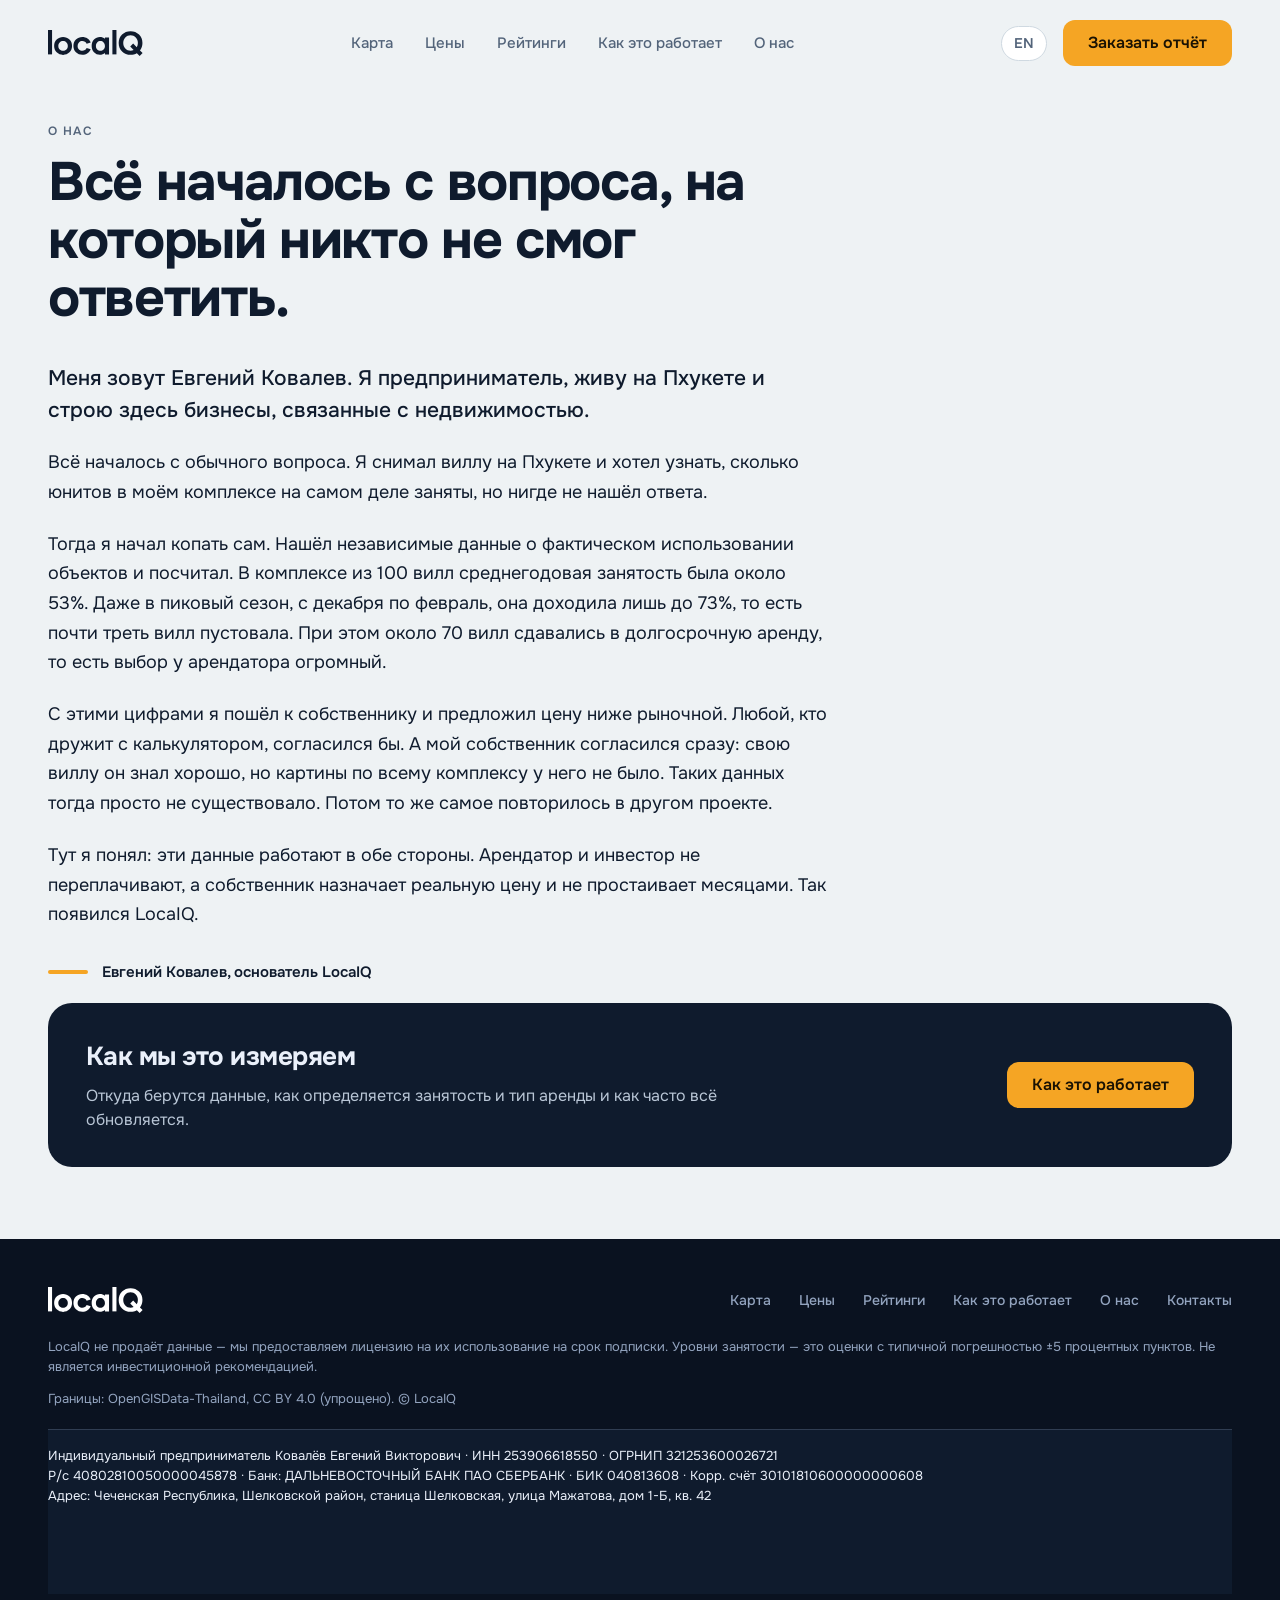
<file: ru/about/index.html>
<!doctype html>
<html lang="ru">
<head>
<meta charset="utf-8">
<meta name="viewport" content="width=device-width,initial-scale=1">
<title>О нас — LocaIQ</title>
<meta name="description" content="С чего начался LocaIQ: одна вилла, вопрос, на который никто не мог ответить, и цифры, которые изменили сделку.">
<meta property="og:title" content="О нас — LocaIQ"><meta property="og:description" content="С чего начался LocaIQ: одна вилла, вопрос, на который никто не мог ответить, и цифры, которые изменили сделку."><meta property="og:type" content="article">
<link rel="alternate" hreflang="en" href="/about/"><link rel="alternate" hreflang="ru" href="/ru/about/">
<link rel="icon" href="/assets/logo.svg">
<link rel="preconnect" href="https://fonts.googleapis.com"><link rel="preconnect" href="https://fonts.gstatic.com" crossorigin>
<link href="https://fonts.googleapis.com/css2?family=Bricolage+Grotesque:opsz,wght@12..96,600;12..96,700;12..96,800&family=Instrument+Sans:wght@400;500;600&display=swap" rel="stylesheet">
<link href="https://fonts.googleapis.com/css2?family=Onest:wght@400;500;600;700;800&display=swap" rel="stylesheet">
<link rel="stylesheet" href="/assets/style.css">
<style>html[lang=ru] body,html[lang=ru] input,html[lang=ru] select,html[lang=ru] .btn,html[lang=ru] h1,html[lang=ru] h2,html[lang=ru] h3,html[lang=ru] .display{font-family:"Onest","Instrument Sans",system-ui,sans-serif}html[lang=ru] h1{letter-spacing:-.025em}</style>
</head>
<body>
<div class="wrap">
<header class="hdr">
<a href="/ru/" aria-label="LocaIQ"><img src="/assets/logo.svg" width="95" height="26" alt="LocaIQ"></a>
<input type="checkbox" id="menu" hidden>
<nav class="nav"><a href="/ru/#map">Карта</a><a href="/ru/#access">Цены</a><a href="/ru/#rankings">Рейтинги</a><a href="/ru/how-it-works/">Как это работает</a><a href="/ru/about/">О нас</a></nav>
<div class="hdr-r"><a class="lang" href="/about/" hreflang="en">EN</a><a class="btn btn-p" href="/ru/#request">Заказать отчёт</a><label for="menu" class="burger" aria-label="Меню"><i></i><i></i><i></i></label></div>
</header>

<div class="art">
<span class="eyebrow">О НАС</span>
<h1>Всё началось с вопроса, на который никто не смог ответить.</h1>
</div>
</div>

<section style="padding-top:8px"><div class="wrap">
<div class="prose">
<p class="big">Меня зовут Евгений Ковалев. Я предприниматель, живу на Пхукете и строю здесь бизнесы, связанные с недвижимостью.</p>
<p>Всё началось с обычного вопроса. Я снимал виллу на Пхукете и хотел узнать, сколько юнитов в моём комплексе на самом деле заняты, но нигде не нашёл ответа.</p>
<p>Тогда я начал копать сам. Нашёл независимые данные о фактическом использовании объектов и посчитал. В комплексе из 100 вилл среднегодовая занятость была около 53%. Даже в пиковый сезон, с декабря по февраль, она доходила лишь до 73%, то есть почти треть вилл пустовала. При этом около 70 вилл сдавались в долгосрочную аренду, то есть выбор у арендатора огромный.</p>
<p>С этими цифрами я пошёл к собственнику и предложил цену ниже рыночной. Любой, кто дружит с калькулятором, согласился бы. А мой собственник согласился сразу: свою виллу он знал хорошо, но картины по всему комплексу у него не было. Таких данных тогда просто не существовало. Потом то же самое повторилось в другом проекте.</p>
<p>Тут я понял: эти данные работают в обе стороны. Арендатор и инвестор не переплачивают, а собственник назначает реальную цену и не простаивает месяцами. Так появился LocaIQ.</p>
<div class="sig"><i></i><span>Евгений Ковалев, основатель LocaIQ</span></div>
</div>

<div class="ent"><div><h3>Как мы это измеряем</h3><p>Откуда берутся данные, как определяется занятость и тип аренды и как часто всё обновляется.</p></div><a class="btn btn-p" href="/ru/how-it-works/">Как это работает</a></div>
</div></section>

<footer><div class="wrap">
<div class="row"><img class="logo-l" src="/assets/logo.svg" width="95" height="26" alt="LocaIQ">
<nav><a href="/ru/#map">Карта</a><a href="/ru/#access">Цены</a><a href="/ru/#rankings">Рейтинги</a><a href="/ru/how-it-works/">Как это работает</a><a href="/ru/about/">О нас</a><a href="/ru/#request">Контакты</a></nav></div>
<p>LocaIQ не продаёт данные — мы предоставляем лицензию на их использование на срок подписки. Уровни занятости — это оценки с типичной погрешностью ±5 процентных пунктов. Не является инвестиционной рекомендацией.</p>
<p>Границы: OpenGISData-Thailand, CC BY 4.0 (упрощено). © LocaIQ</p><p class="req">Индивидуальный предприниматель Ковалёв Евгений Викторович · ИНН 253906618550 · ОГРНИП 321253600026721<br>Р/с 40802810050000045878 · Банк: ДАЛЬНЕВОСТОЧНЫЙ БАНК ПАО СБЕРБАНК · БИК 040813608 · Корр. счёт 30101810600000000608<br>Адрес: Чеченская Республика, Шелковской район, станица Шелковская, улица Мажатова, дом 1-Б, кв. 42</p>
</div></footer>
</body>
</html>
</file>
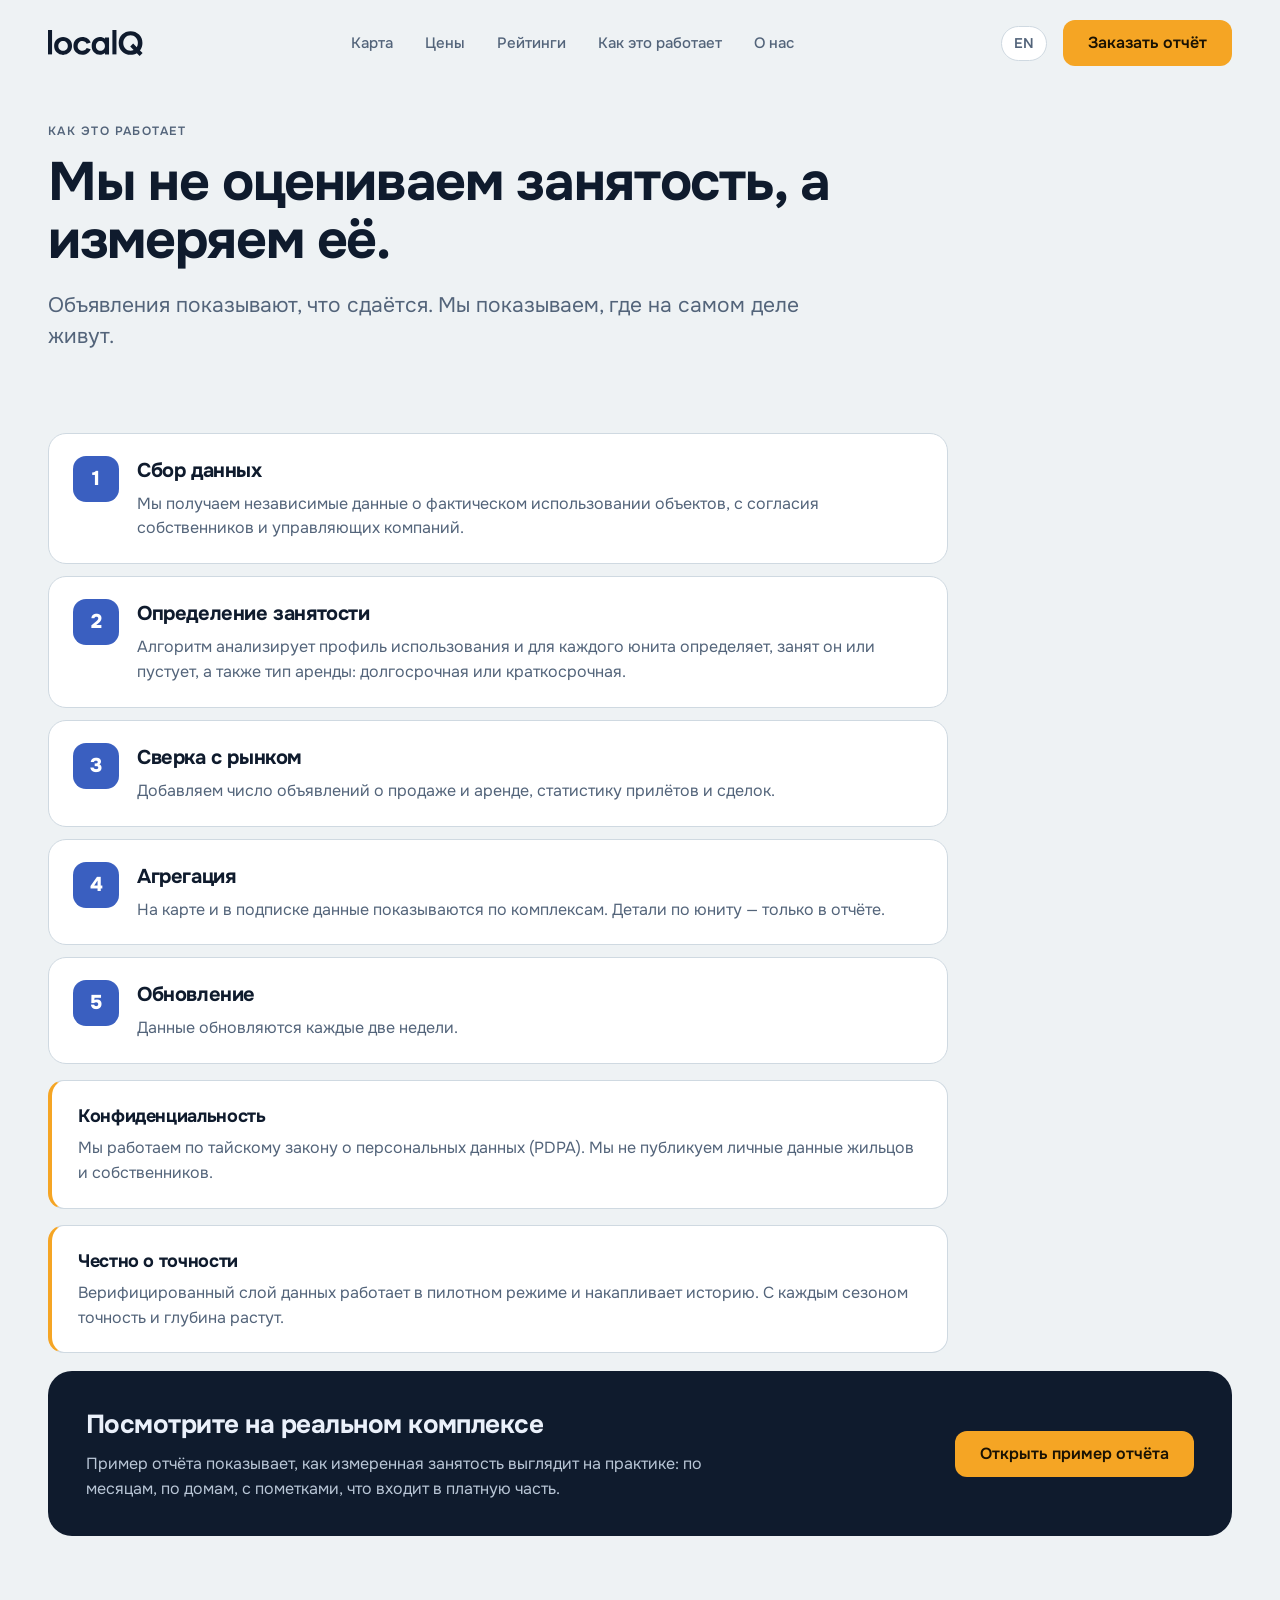
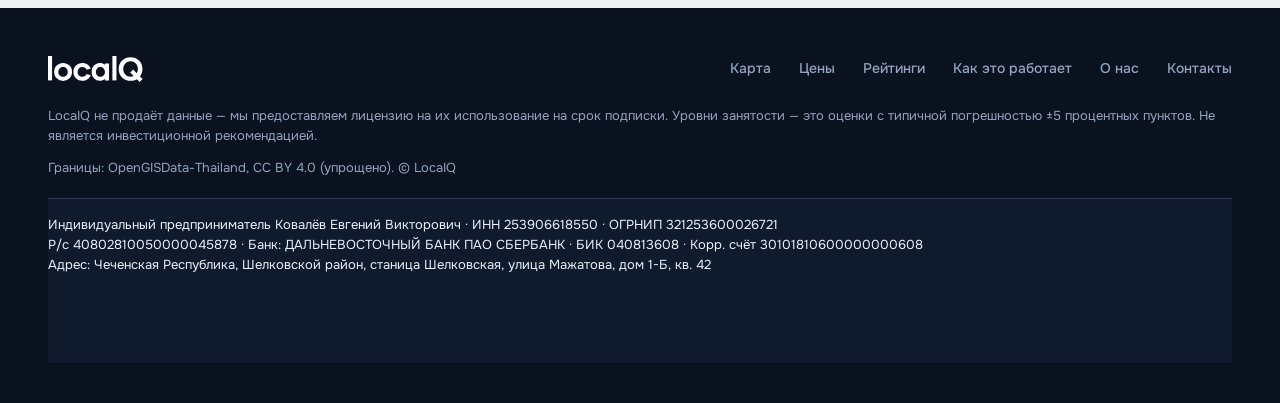
<file: ru/how-it-works/index.html>
<!doctype html>
<html lang="ru">
<head>
<meta charset="utf-8">
<meta name="viewport" content="width=device-width,initial-scale=1">
<title>Как это работает — LocaIQ</title>
<meta name="description" content="Мы не оцениваем занятость, а измеряем её. Как LocaIQ собирает данные, определяет занятость и тип аренды, сверяет с рынком и обновляет всё каждые две недели.">
<meta property="og:title" content="Как это работает — LocaIQ"><meta property="og:description" content="Мы не оцениваем занятость, а измеряем её. Как LocaIQ собирает данные, определяет занятость и обновляет их каждые две недели."><meta property="og:type" content="article">
<link rel="alternate" hreflang="en" href="/how-it-works/"><link rel="alternate" hreflang="ru" href="/ru/how-it-works/">
<link rel="icon" href="/assets/logo.svg">
<link rel="preconnect" href="https://fonts.googleapis.com"><link rel="preconnect" href="https://fonts.gstatic.com" crossorigin>
<link href="https://fonts.googleapis.com/css2?family=Bricolage+Grotesque:opsz,wght@12..96,600;12..96,700;12..96,800&family=Instrument+Sans:wght@400;500;600&display=swap" rel="stylesheet">
<link href="https://fonts.googleapis.com/css2?family=Onest:wght@400;500;600;700;800&display=swap" rel="stylesheet">
<link rel="stylesheet" href="/assets/style.css">
<style>html[lang=ru] body,html[lang=ru] input,html[lang=ru] select,html[lang=ru] .btn,html[lang=ru] h1,html[lang=ru] h2,html[lang=ru] h3,html[lang=ru] .display,html[lang=ru] .stp>b{font-family:"Onest","Instrument Sans",system-ui,sans-serif}html[lang=ru] h1{letter-spacing:-.025em}</style>
</head>
<body>
<div class="wrap">
<header class="hdr">
<a href="/ru/" aria-label="LocaIQ"><img src="/assets/logo.svg" width="95" height="26" alt="LocaIQ"></a>
<input type="checkbox" id="menu" hidden>
<nav class="nav"><a href="/ru/#map">Карта</a><a href="/ru/#access">Цены</a><a href="/ru/#rankings">Рейтинги</a><a href="/ru/how-it-works/">Как это работает</a><a href="/ru/about/">О нас</a></nav>
<div class="hdr-r"><a class="lang" href="/how-it-works/" hreflang="en">EN</a><a class="btn btn-p" href="/ru/#request">Заказать отчёт</a><label for="menu" class="burger" aria-label="Меню"><i></i><i></i><i></i></label></div>
</header>

<div class="art">
<span class="eyebrow">КАК ЭТО РАБОТАЕТ</span>
<h1>Мы не оцениваем занятость, а измеряем её.</h1>
<p class="lead">Объявления показывают, что сдаётся. Мы показываем, где на самом деле живут.</p>
</div>
</div>

<section><div class="wrap">
<div class="steps">
<div class="stp"><b>1</b><div><h3>Сбор данных</h3><p>Мы получаем независимые данные о фактическом использовании объектов, с согласия собственников и управляющих компаний.</p></div></div>
<div class="stp"><b>2</b><div><h3>Определение занятости</h3><p>Алгоритм анализирует профиль использования и для каждого юнита определяет, занят он или пустует, а также тип аренды: долгосрочная или краткосрочная.</p></div></div>
<div class="stp"><b>3</b><div><h3>Сверка с рынком</h3><p>Добавляем число объявлений о продаже и аренде, статистику прилётов и сделок.</p></div></div>
<div class="stp"><b>4</b><div><h3>Агрегация</h3><p>На карте и в подписке данные показываются по комплексам. Детали по юниту — только в отчёте.</p></div></div>
<div class="stp"><b>5</b><div><h3>Обновление</h3><p>Данные обновляются каждые две недели.</p></div></div>
</div>

<div class="callout"><h3>Конфиденциальность</h3><p>Мы работаем по тайскому закону о персональных данных (PDPA). Мы не публикуем личные данные жильцов и собственников.</p></div>
<div class="callout"><h3>Честно о точности</h3><p>Верифицированный слой данных работает в пилотном режиме и накапливает историю. С каждым сезоном точность и глубина растут.</p></div>

<div class="ent"><div><h3>Посмотрите на реальном комплексе</h3><p>Пример отчёта показывает, как измеренная занятость выглядит на практике: по месяцам, по домам, с пометками, что входит в платную часть.</p></div><a class="btn btn-p" href="/ru/report/">Открыть пример отчёта</a></div>
</div></section>

<footer><div class="wrap">
<div class="row"><img class="logo-l" src="/assets/logo.svg" width="95" height="26" alt="LocaIQ">
<nav><a href="/ru/#map">Карта</a><a href="/ru/#access">Цены</a><a href="/ru/#rankings">Рейтинги</a><a href="/ru/how-it-works/">Как это работает</a><a href="/ru/about/">О нас</a><a href="/ru/#request">Контакты</a></nav></div>
<p>LocaIQ не продаёт данные — мы предоставляем лицензию на их использование на срок подписки. Уровни занятости — это оценки с типичной погрешностью ±5 процентных пунктов. Не является инвестиционной рекомендацией.</p>
<p>Границы: OpenGISData-Thailand, CC BY 4.0 (упрощено). © LocaIQ</p><p class="req">Индивидуальный предприниматель Ковалёв Евгений Викторович · ИНН 253906618550 · ОГРНИП 321253600026721<br>Р/с 40802810050000045878 · Банк: ДАЛЬНЕВОСТОЧНЫЙ БАНК ПАО СБЕРБАНК · БИК 040813608 · Корр. счёт 30101810600000000608<br>Адрес: Чеченская Республика, Шелковской район, станица Шелковская, улица Мажатова, дом 1-Б, кв. 42</p>
</div></footer>
</body>
</html>
</file>
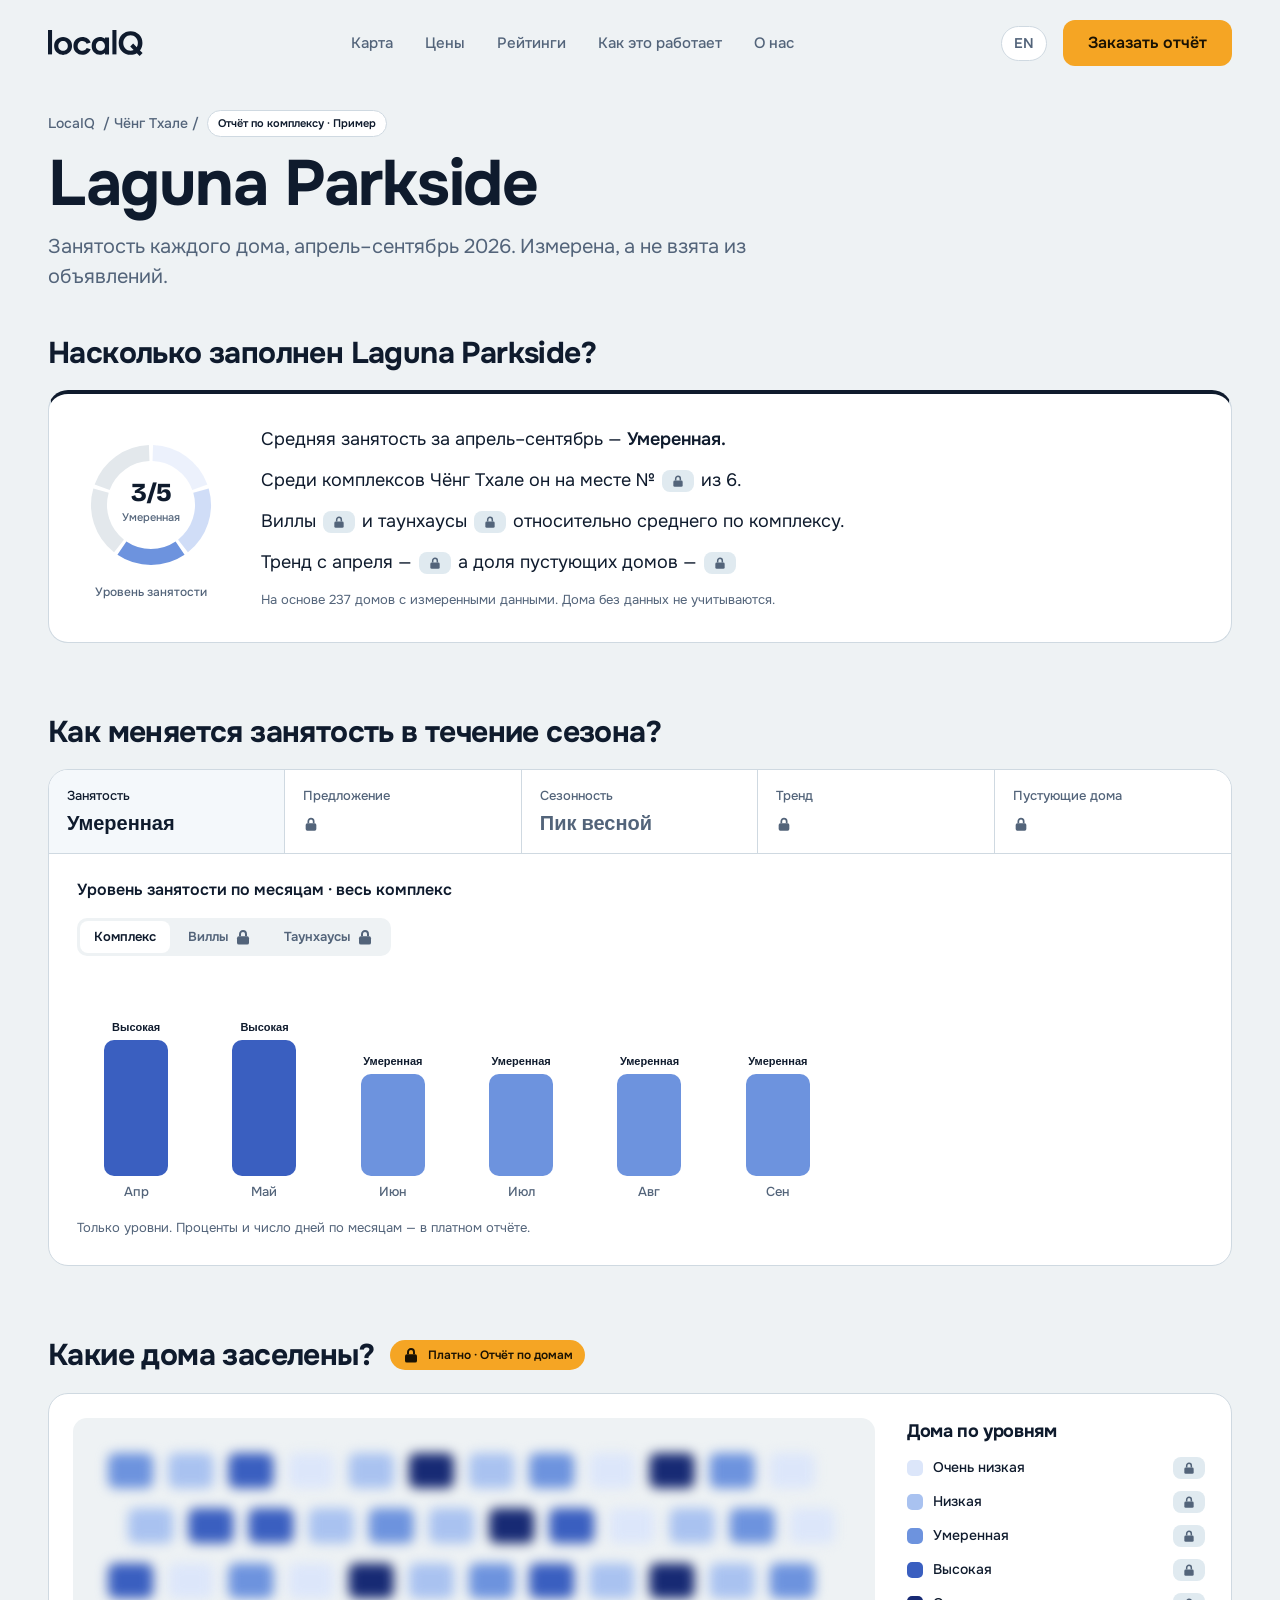
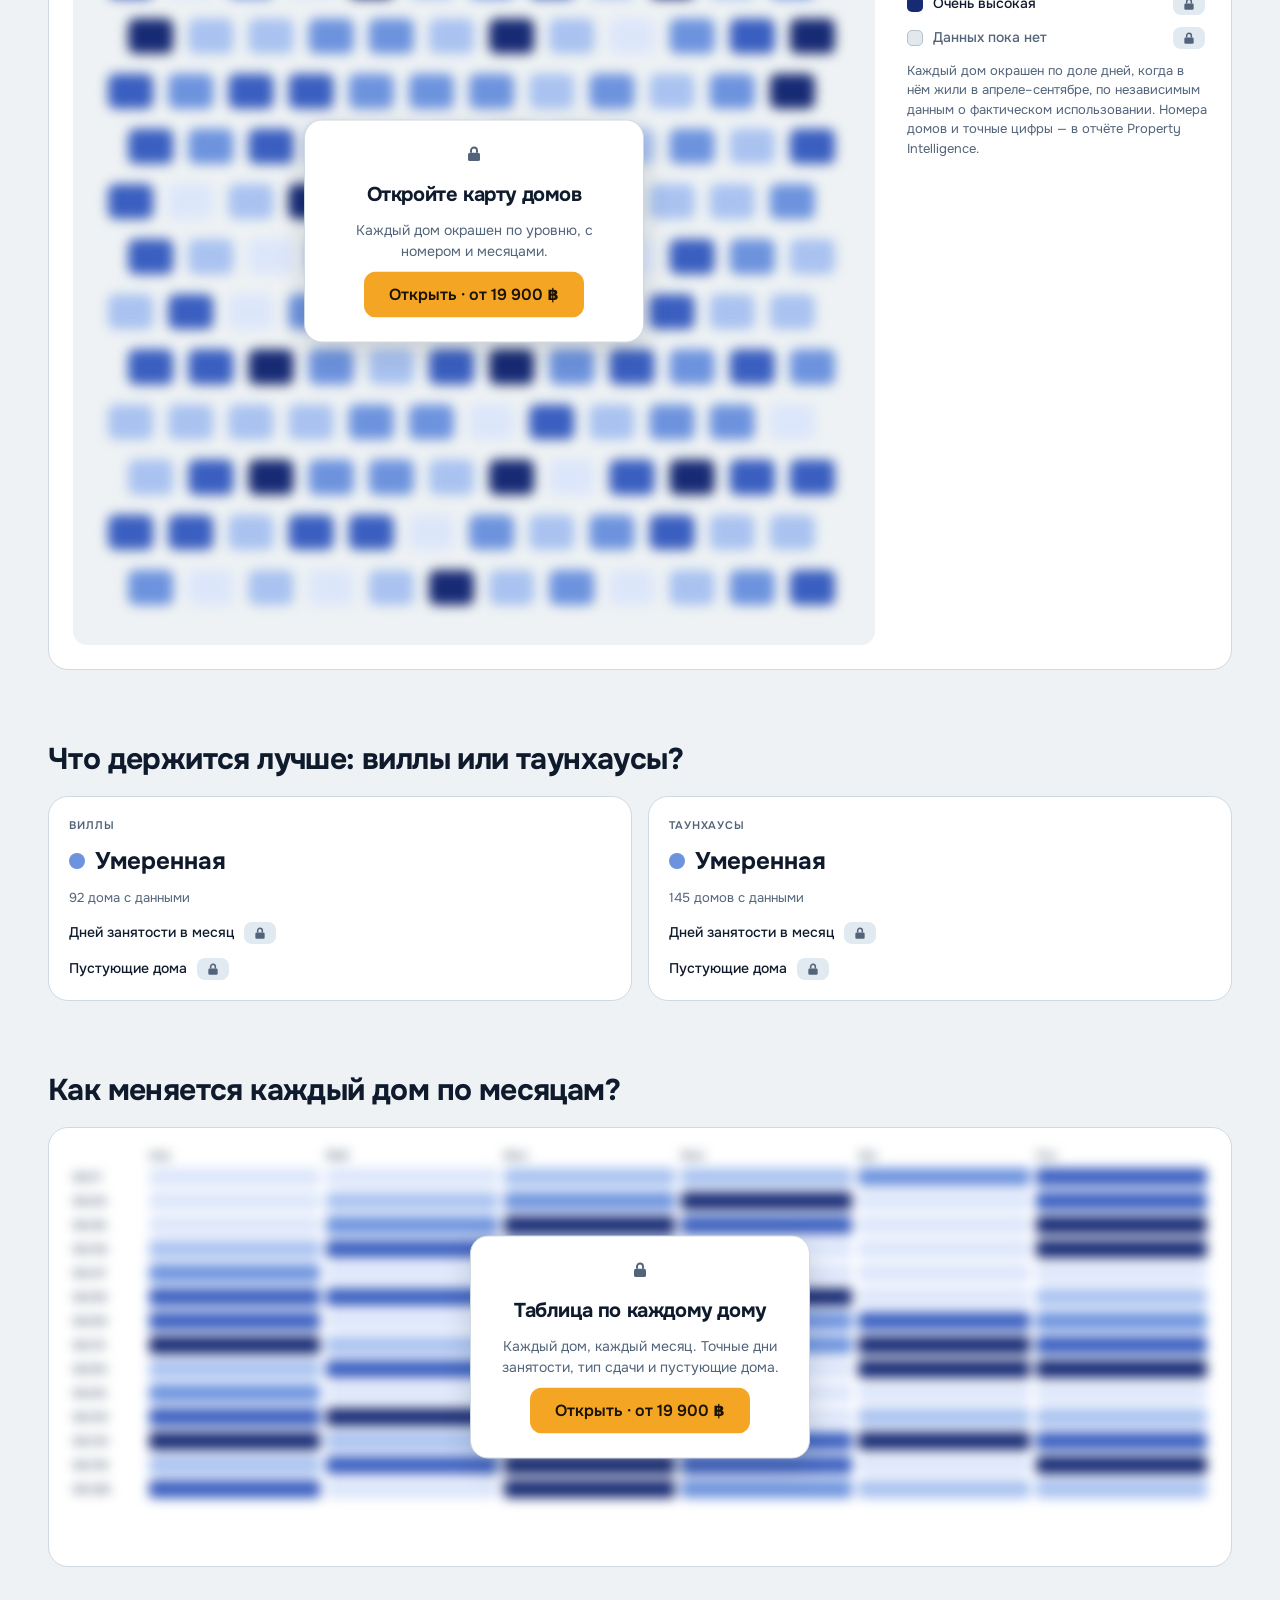
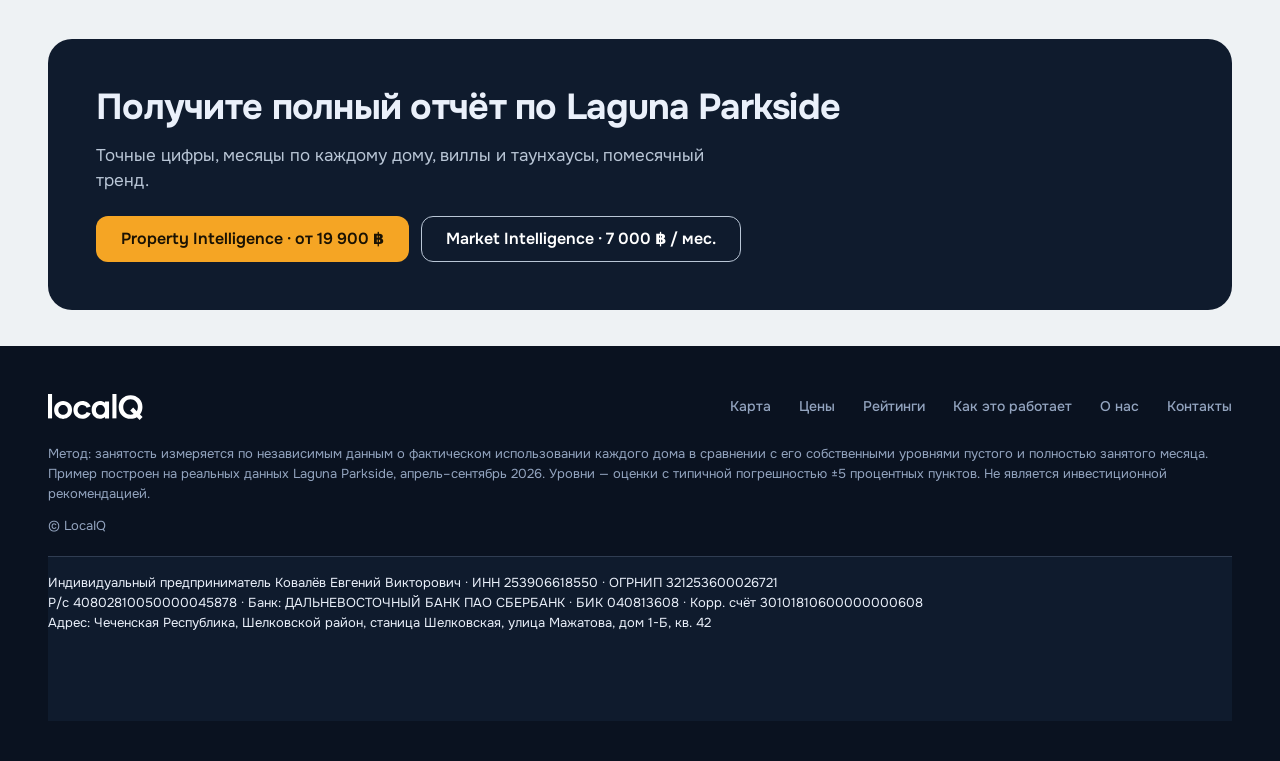
<file: ru/report/index.html>
<!doctype html>
<html lang="ru"><head><meta charset="utf-8"><meta name="viewport" content="width=device-width,initial-scale=1">
<title>Laguna Parkside — пример отчёта о занятости | LocaIQ</title><meta name="description" content="Пример отчёта LocaIQ по комплексу: измеренная занятость каждого дома в Laguna Parkside, апрель–сентябрь 2026.">
<link rel="icon" href="/assets/logo.svg">
<link rel="alternate" hreflang="en" href="/report/"><link rel="alternate" hreflang="ru" href="/ru/report/">
<link rel="preconnect" href="https://fonts.googleapis.com"><link rel="preconnect" href="https://fonts.gstatic.com" crossorigin>
<link href="https://fonts.googleapis.com/css2?family=Bricolage+Grotesque:opsz,wght@12..96,600;12..96,700;12..96,800&family=Instrument+Sans:wght@400;500;600&display=swap" rel="stylesheet">
<link href="https://fonts.googleapis.com/css2?family=Onest:wght@400;500;600;700;800&display=swap" rel="stylesheet"><link rel="stylesheet" href="/assets/style.css"><style>html[lang=ru] body,html[lang=ru] input,html[lang=ru] select,html[lang=ru] button,html[lang=ru] .btn,html[lang=ru] h1,html[lang=ru] h2,html[lang=ru] h3,html[lang=ru] .display,html[lang=ru] .lvl,html[lang=ru] .price b,html[lang=ru] .step b,html[lang=ru] details.faq summary{font-family:"Onest","Instrument Sans",system-ui,sans-serif}</style></head>
<body>
<div class="wrap"><header class="hdr">
<a href="/ru/" aria-label="LocaIQ"><img src="/assets/logo.svg" width="95" height="26" alt="LocaIQ"></a>
<input type="checkbox" id="menu" hidden><nav class="nav"><a href="/ru/#map">Карта</a><a href="/ru/#access">Цены</a><a href="/ru/#rankings">Рейтинги</a><a href="/ru/how-it-works/">Как это работает</a><a href="/ru/about/">О нас</a></nav>
<div class="hdr-r"><a class="lang" href="/report/" hreflang="en">EN</a><a class="btn btn-p" href="/ru/#request">Заказать отчёт</a><label for="menu" class="burger" aria-label="Menu"><i></i><i></i><i></i></label></div>
</header></div>
<main>
<div class="wrap">
<section class="rt"><div class="crumb"><a href="/ru/">LocaIQ</a> / Чёнг Тхале  / <span class="pill2">Отчёт по комплексу · Пример</span></div>
<h1 class="display">Laguna Parkside</h1><p class="lead">Занятость каждого дома, апрель–сентябрь 2026. Измерена, а не взята из объявлений.</p></section>

<section class="rs"><h2>Насколько заполнен Laguna Parkside?</h2>
<div class="card sumcard"><div class="ringw"><svg viewBox="0 0 140 140" width="140" height="140" role="img" aria-label="Умеренная"><path d="M71.81 18.03 A52 52 0 0 1 118.86 52.21" stroke="#DCE6FA" stroke-width="16" fill="none" opacity=".55"/><path d="M119.99 55.67 A52 52 0 0 1 102.01 110.98" stroke="#A9C2F0" stroke-width="16" fill="none" opacity=".55"/><path d="M99.08 113.11 A52 52 0 0 1 40.92 113.11" stroke="#6D93DE" stroke-width="16" fill="none" opacity="1"/><path d="M37.99 110.98 A52 52 0 0 1 20.01 55.67" stroke="#E3E8EC" stroke-width="16" fill="none" opacity="1"/><path d="M21.14 52.21 A52 52 0 0 1 68.19 18.03" stroke="#E3E8EC" stroke-width="16" fill="none" opacity="1"/><text x="70" y="66" text-anchor="middle" font-size="26" font-weight="800" fill="#0F1B2D" font-family="Bricolage Grotesque,Onest,sans-serif">3/5</text><text x="70" y="86" text-anchor="middle" font-size="11" fill="#53647A" font-family="Instrument Sans,Onest,sans-serif">Умеренная</text></svg><span>Уровень занятости</span></div>
<div class="lines">
<p>Средняя занятость за апрель–сентябрь — <b>Умеренная.</b></p>
<p>Среди комплексов Чёнг Тхале он на месте № <button class="lchip" type="button" data-lock aria-label="Locked"><svg class="lk" viewBox="0 0 24 24" aria-hidden="true"><rect x="4" y="11" width="16" height="11" rx="2.5" fill="#53647A"/><path d="M8 11V8a4 4 0 0 1 8 0v3" fill="none" stroke="#53647A" stroke-width="2.6"/></svg></button> из 6.</p>
<p>Виллы <button class="lchip" type="button" data-lock aria-label="Locked"><svg class="lk" viewBox="0 0 24 24" aria-hidden="true"><rect x="4" y="11" width="16" height="11" rx="2.5" fill="#53647A"/><path d="M8 11V8a4 4 0 0 1 8 0v3" fill="none" stroke="#53647A" stroke-width="2.6"/></svg></button> и таунхаусы <button class="lchip" type="button" data-lock aria-label="Locked"><svg class="lk" viewBox="0 0 24 24" aria-hidden="true"><rect x="4" y="11" width="16" height="11" rx="2.5" fill="#53647A"/><path d="M8 11V8a4 4 0 0 1 8 0v3" fill="none" stroke="#53647A" stroke-width="2.6"/></svg></button> относительно среднего по комплексу.</p>
<p>Тренд с апреля — <button class="lchip" type="button" data-lock aria-label="Locked"><svg class="lk" viewBox="0 0 24 24" aria-hidden="true"><rect x="4" y="11" width="16" height="11" rx="2.5" fill="#53647A"/><path d="M8 11V8a4 4 0 0 1 8 0v3" fill="none" stroke="#53647A" stroke-width="2.6"/></svg></button> а доля пустующих домов — <button class="lchip" type="button" data-lock aria-label="Locked"><svg class="lk" viewBox="0 0 24 24" aria-hidden="true"><rect x="4" y="11" width="16" height="11" rx="2.5" fill="#53647A"/><path d="M8 11V8a4 4 0 0 1 8 0v3" fill="none" stroke="#53647A" stroke-width="2.6"/></svg></button></p>
<p class="sm">На основе 237 домов с измеренными данными. Дома без данных не учитываются.</p></div></div></section>

<section class="rs"><h2>Как меняется занятость в течение сезона?</h2>
<div class="kcard"><div class="strip"><button class="tab on" type="button" data-tab="occ" aria-selected="true"><span class="tn">Занятость</span><b>Умеренная</b><i class="tb"></i></button><button class="tab lockedtab" type="button" data-lock><span class="tn">Предложение</span><svg class="lk" viewBox="0 0 24 24" aria-hidden="true"><rect x="4" y="11" width="16" height="11" rx="2.5" fill="#53647A"/><path d="M8 11V8a4 4 0 0 1 8 0v3" fill="none" stroke="#53647A" stroke-width="2.6"/></svg><i class="tb"></i></button><button class="tab" type="button" data-tab="sea" aria-selected="false"><span class="tn">Сезонность</span><b>Пик весной</b><i class="tb"></i></button><button class="tab lockedtab" type="button" data-lock><span class="tn">Тренд</span><svg class="lk" viewBox="0 0 24 24" aria-hidden="true"><rect x="4" y="11" width="16" height="11" rx="2.5" fill="#53647A"/><path d="M8 11V8a4 4 0 0 1 8 0v3" fill="none" stroke="#53647A" stroke-width="2.6"/></svg><i class="tb"></i></button><button class="tab lockedtab" type="button" data-lock><span class="tn">Пустующие дома</span><svg class="lk" viewBox="0 0 24 24" aria-hidden="true"><rect x="4" y="11" width="16" height="11" rx="2.5" fill="#53647A"/><path d="M8 11V8a4 4 0 0 1 8 0v3" fill="none" stroke="#53647A" stroke-width="2.6"/></svg><i class="tb"></i></button></div>
<div class="kbody"><div class="kt">Уровень занятости по месяцам · весь комплекс</div><div class="segs"><button type="button" class="sg on">Комплекс</button><button type="button" class="sg" data-lock>Виллы<svg class="lk" width="12" height="12" viewBox="0 0 24 24" aria-hidden="true"><rect x="4" y="11" width="16" height="11" rx="2.5" fill="#53647A"/><path d="M8 11V8a4 4 0 0 1 8 0v3" fill="none" stroke="#53647A" stroke-width="2.6"/></svg></button><button type="button" class="sg" data-lock>Таунхаусы<svg class="lk" width="12" height="12" viewBox="0 0 24 24" aria-hidden="true"><rect x="4" y="11" width="16" height="11" rx="2.5" fill="#53647A"/><path d="M8 11V8a4 4 0 0 1 8 0v3" fill="none" stroke="#53647A" stroke-width="2.6"/></svg></button></div>
<div class="bars"><div class="bar"><span class="bl">Высокая</span><i style="height:136px;background:#3A5FC0"></i><span class="bm">Апр</span></div><div class="bar"><span class="bl">Высокая</span><i style="height:136px;background:#3A5FC0"></i><span class="bm">Май</span></div><div class="bar"><span class="bl">Умеренная</span><i style="height:102px;background:#6D93DE"></i><span class="bm">Июн</span></div><div class="bar"><span class="bl">Умеренная</span><i style="height:102px;background:#6D93DE"></i><span class="bm">Июл</span></div><div class="bar"><span class="bl">Умеренная</span><i style="height:102px;background:#6D93DE"></i><span class="bm">Авг</span></div><div class="bar"><span class="bl">Умеренная</span><i style="height:102px;background:#6D93DE"></i><span class="bm">Сен</span></div></div>
<p class="sm" id="tabnote">Только уровни. Проценты и число дней по месяцам — в платном отчёте.</p></div></div></section>

<section class="rs"><div class="rhead"><h2>Какие дома заселены?</h2><span class="paid"><svg class="lk" width="14" height="14" viewBox="0 0 24 24" aria-hidden="true"><rect x="4" y="11" width="16" height="11" rx="2.5" fill="#1A1203"/><path d="M8 11V8a4 4 0 0 1 8 0v3" fill="none" stroke="#1A1203" stroke-width="2.6"/></svg>Платно · Отчёт по домам</span></div>
<div class="card hmap"><div class="hm"><div class="blur"><svg viewBox="0 0 320 330" class="fmap" aria-hidden="true"><rect x="14" y="14" width="18" height="14" rx="3" fill="#6D93DE"/><rect x="38" y="14" width="18" height="14" rx="3" fill="#A9C2F0"/><rect x="62" y="14" width="18" height="14" rx="3" fill="#3A5FC0"/><rect x="86" y="14" width="18" height="14" rx="3" fill="#DCE6FA"/><rect x="110" y="14" width="18" height="14" rx="3" fill="#A9C2F0"/><rect x="134" y="14" width="18" height="14" rx="3" fill="#172A74"/><rect x="158" y="14" width="18" height="14" rx="3" fill="#A9C2F0"/><rect x="182" y="14" width="18" height="14" rx="3" fill="#6D93DE"/><rect x="206" y="14" width="18" height="14" rx="3" fill="#DCE6FA"/><rect x="230" y="14" width="18" height="14" rx="3" fill="#172A74"/><rect x="254" y="14" width="18" height="14" rx="3" fill="#6D93DE"/><rect x="278" y="14" width="18" height="14" rx="3" fill="#DCE6FA"/><rect x="22" y="36" width="18" height="14" rx="3" fill="#A9C2F0"/><rect x="46" y="36" width="18" height="14" rx="3" fill="#3A5FC0"/><rect x="70" y="36" width="18" height="14" rx="3" fill="#3A5FC0"/><rect x="94" y="36" width="18" height="14" rx="3" fill="#A9C2F0"/><rect x="118" y="36" width="18" height="14" rx="3" fill="#6D93DE"/><rect x="142" y="36" width="18" height="14" rx="3" fill="#A9C2F0"/><rect x="166" y="36" width="18" height="14" rx="3" fill="#172A74"/><rect x="190" y="36" width="18" height="14" rx="3" fill="#3A5FC0"/><rect x="214" y="36" width="18" height="14" rx="3" fill="#DCE6FA"/><rect x="238" y="36" width="18" height="14" rx="3" fill="#A9C2F0"/><rect x="262" y="36" width="18" height="14" rx="3" fill="#6D93DE"/><rect x="286" y="36" width="18" height="14" rx="3" fill="#DCE6FA"/><rect x="14" y="58" width="18" height="14" rx="3" fill="#3A5FC0"/><rect x="38" y="58" width="18" height="14" rx="3" fill="#DCE6FA"/><rect x="62" y="58" width="18" height="14" rx="3" fill="#6D93DE"/><rect x="86" y="58" width="18" height="14" rx="3" fill="#DCE6FA"/><rect x="110" y="58" width="18" height="14" rx="3" fill="#172A74"/><rect x="134" y="58" width="18" height="14" rx="3" fill="#A9C2F0"/><rect x="158" y="58" width="18" height="14" rx="3" fill="#6D93DE"/><rect x="182" y="58" width="18" height="14" rx="3" fill="#3A5FC0"/><rect x="206" y="58" width="18" height="14" rx="3" fill="#A9C2F0"/><rect x="230" y="58" width="18" height="14" rx="3" fill="#172A74"/><rect x="254" y="58" width="18" height="14" rx="3" fill="#A9C2F0"/><rect x="278" y="58" width="18" height="14" rx="3" fill="#6D93DE"/><rect x="22" y="80" width="18" height="14" rx="3" fill="#172A74"/><rect x="46" y="80" width="18" height="14" rx="3" fill="#A9C2F0"/><rect x="70" y="80" width="18" height="14" rx="3" fill="#A9C2F0"/><rect x="94" y="80" width="18" height="14" rx="3" fill="#6D93DE"/><rect x="118" y="80" width="18" height="14" rx="3" fill="#6D93DE"/><rect x="142" y="80" width="18" height="14" rx="3" fill="#A9C2F0"/><rect x="166" y="80" width="18" height="14" rx="3" fill="#172A74"/><rect x="190" y="80" width="18" height="14" rx="3" fill="#A9C2F0"/><rect x="214" y="80" width="18" height="14" rx="3" fill="#DCE6FA"/><rect x="238" y="80" width="18" height="14" rx="3" fill="#6D93DE"/><rect x="262" y="80" width="18" height="14" rx="3" fill="#3A5FC0"/><rect x="286" y="80" width="18" height="14" rx="3" fill="#172A74"/><rect x="14" y="102" width="18" height="14" rx="3" fill="#3A5FC0"/><rect x="38" y="102" width="18" height="14" rx="3" fill="#6D93DE"/><rect x="62" y="102" width="18" height="14" rx="3" fill="#3A5FC0"/><rect x="86" y="102" width="18" height="14" rx="3" fill="#3A5FC0"/><rect x="110" y="102" width="18" height="14" rx="3" fill="#6D93DE"/><rect x="134" y="102" width="18" height="14" rx="3" fill="#6D93DE"/><rect x="158" y="102" width="18" height="14" rx="3" fill="#6D93DE"/><rect x="182" y="102" width="18" height="14" rx="3" fill="#A9C2F0"/><rect x="206" y="102" width="18" height="14" rx="3" fill="#6D93DE"/><rect x="230" y="102" width="18" height="14" rx="3" fill="#A9C2F0"/><rect x="254" y="102" width="18" height="14" rx="3" fill="#6D93DE"/><rect x="278" y="102" width="18" height="14" rx="3" fill="#172A74"/><rect x="22" y="124" width="18" height="14" rx="3" fill="#3A5FC0"/><rect x="46" y="124" width="18" height="14" rx="3" fill="#6D93DE"/><rect x="70" y="124" width="18" height="14" rx="3" fill="#3A5FC0"/><rect x="94" y="124" width="18" height="14" rx="3" fill="#6D93DE"/><rect x="118" y="124" width="18" height="14" rx="3" fill="#A9C2F0"/><rect x="142" y="124" width="18" height="14" rx="3" fill="#A9C2F0"/><rect x="166" y="124" width="18" height="14" rx="3" fill="#172A74"/><rect x="190" y="124" width="18" height="14" rx="3" fill="#3A5FC0"/><rect x="214" y="124" width="18" height="14" rx="3" fill="#A9C2F0"/><rect x="238" y="124" width="18" height="14" rx="3" fill="#6D93DE"/><rect x="262" y="124" width="18" height="14" rx="3" fill="#A9C2F0"/><rect x="286" y="124" width="18" height="14" rx="3" fill="#3A5FC0"/><rect x="14" y="146" width="18" height="14" rx="3" fill="#3A5FC0"/><rect x="38" y="146" width="18" height="14" rx="3" fill="#DCE6FA"/><rect x="62" y="146" width="18" height="14" rx="3" fill="#A9C2F0"/><rect x="86" y="146" width="18" height="14" rx="3" fill="#172A74"/><rect x="110" y="146" width="18" height="14" rx="3" fill="#6D93DE"/><rect x="134" y="146" width="18" height="14" rx="3" fill="#6D93DE"/><rect x="158" y="146" width="18" height="14" rx="3" fill="#6D93DE"/><rect x="182" y="146" width="18" height="14" rx="3" fill="#3A5FC0"/><rect x="206" y="146" width="18" height="14" rx="3" fill="#3A5FC0"/><rect x="230" y="146" width="18" height="14" rx="3" fill="#A9C2F0"/><rect x="254" y="146" width="18" height="14" rx="3" fill="#A9C2F0"/><rect x="278" y="146" width="18" height="14" rx="3" fill="#6D93DE"/><rect x="22" y="168" width="18" height="14" rx="3" fill="#3A5FC0"/><rect x="46" y="168" width="18" height="14" rx="3" fill="#A9C2F0"/><rect x="70" y="168" width="18" height="14" rx="3" fill="#DCE6FA"/><rect x="94" y="168" width="18" height="14" rx="3" fill="#6D93DE"/><rect x="118" y="168" width="18" height="14" rx="3" fill="#3A5FC0"/><rect x="142" y="168" width="18" height="14" rx="3" fill="#6D93DE"/><rect x="166" y="168" width="18" height="14" rx="3" fill="#3A5FC0"/><rect x="190" y="168" width="18" height="14" rx="3" fill="#6D93DE"/><rect x="214" y="168" width="18" height="14" rx="3" fill="#DCE6FA"/><rect x="238" y="168" width="18" height="14" rx="3" fill="#3A5FC0"/><rect x="262" y="168" width="18" height="14" rx="3" fill="#6D93DE"/><rect x="286" y="168" width="18" height="14" rx="3" fill="#A9C2F0"/><rect x="14" y="190" width="18" height="14" rx="3" fill="#A9C2F0"/><rect x="38" y="190" width="18" height="14" rx="3" fill="#3A5FC0"/><rect x="62" y="190" width="18" height="14" rx="3" fill="#DCE6FA"/><rect x="86" y="190" width="18" height="14" rx="3" fill="#6D93DE"/><rect x="110" y="190" width="18" height="14" rx="3" fill="#6D93DE"/><rect x="134" y="190" width="18" height="14" rx="3" fill="#A9C2F0"/><rect x="158" y="190" width="18" height="14" rx="3" fill="#6D93DE"/><rect x="182" y="190" width="18" height="14" rx="3" fill="#3A5FC0"/><rect x="206" y="190" width="18" height="14" rx="3" fill="#3A5FC0"/><rect x="230" y="190" width="18" height="14" rx="3" fill="#3A5FC0"/><rect x="254" y="190" width="18" height="14" rx="3" fill="#A9C2F0"/><rect x="278" y="190" width="18" height="14" rx="3" fill="#A9C2F0"/><rect x="22" y="212" width="18" height="14" rx="3" fill="#3A5FC0"/><rect x="46" y="212" width="18" height="14" rx="3" fill="#3A5FC0"/><rect x="70" y="212" width="18" height="14" rx="3" fill="#172A74"/><rect x="94" y="212" width="18" height="14" rx="3" fill="#6D93DE"/><rect x="118" y="212" width="18" height="14" rx="3" fill="#A9C2F0"/><rect x="142" y="212" width="18" height="14" rx="3" fill="#3A5FC0"/><rect x="166" y="212" width="18" height="14" rx="3" fill="#172A74"/><rect x="190" y="212" width="18" height="14" rx="3" fill="#6D93DE"/><rect x="214" y="212" width="18" height="14" rx="3" fill="#3A5FC0"/><rect x="238" y="212" width="18" height="14" rx="3" fill="#6D93DE"/><rect x="262" y="212" width="18" height="14" rx="3" fill="#3A5FC0"/><rect x="286" y="212" width="18" height="14" rx="3" fill="#6D93DE"/><rect x="14" y="234" width="18" height="14" rx="3" fill="#A9C2F0"/><rect x="38" y="234" width="18" height="14" rx="3" fill="#A9C2F0"/><rect x="62" y="234" width="18" height="14" rx="3" fill="#A9C2F0"/><rect x="86" y="234" width="18" height="14" rx="3" fill="#A9C2F0"/><rect x="110" y="234" width="18" height="14" rx="3" fill="#6D93DE"/><rect x="134" y="234" width="18" height="14" rx="3" fill="#6D93DE"/><rect x="158" y="234" width="18" height="14" rx="3" fill="#DCE6FA"/><rect x="182" y="234" width="18" height="14" rx="3" fill="#3A5FC0"/><rect x="206" y="234" width="18" height="14" rx="3" fill="#A9C2F0"/><rect x="230" y="234" width="18" height="14" rx="3" fill="#6D93DE"/><rect x="254" y="234" width="18" height="14" rx="3" fill="#6D93DE"/><rect x="278" y="234" width="18" height="14" rx="3" fill="#DCE6FA"/><rect x="22" y="256" width="18" height="14" rx="3" fill="#A9C2F0"/><rect x="46" y="256" width="18" height="14" rx="3" fill="#3A5FC0"/><rect x="70" y="256" width="18" height="14" rx="3" fill="#172A74"/><rect x="94" y="256" width="18" height="14" rx="3" fill="#6D93DE"/><rect x="118" y="256" width="18" height="14" rx="3" fill="#6D93DE"/><rect x="142" y="256" width="18" height="14" rx="3" fill="#A9C2F0"/><rect x="166" y="256" width="18" height="14" rx="3" fill="#172A74"/><rect x="190" y="256" width="18" height="14" rx="3" fill="#DCE6FA"/><rect x="214" y="256" width="18" height="14" rx="3" fill="#3A5FC0"/><rect x="238" y="256" width="18" height="14" rx="3" fill="#172A74"/><rect x="262" y="256" width="18" height="14" rx="3" fill="#3A5FC0"/><rect x="286" y="256" width="18" height="14" rx="3" fill="#3A5FC0"/><rect x="14" y="278" width="18" height="14" rx="3" fill="#3A5FC0"/><rect x="38" y="278" width="18" height="14" rx="3" fill="#3A5FC0"/><rect x="62" y="278" width="18" height="14" rx="3" fill="#A9C2F0"/><rect x="86" y="278" width="18" height="14" rx="3" fill="#3A5FC0"/><rect x="110" y="278" width="18" height="14" rx="3" fill="#3A5FC0"/><rect x="134" y="278" width="18" height="14" rx="3" fill="#DCE6FA"/><rect x="158" y="278" width="18" height="14" rx="3" fill="#6D93DE"/><rect x="182" y="278" width="18" height="14" rx="3" fill="#A9C2F0"/><rect x="206" y="278" width="18" height="14" rx="3" fill="#6D93DE"/><rect x="230" y="278" width="18" height="14" rx="3" fill="#3A5FC0"/><rect x="254" y="278" width="18" height="14" rx="3" fill="#A9C2F0"/><rect x="278" y="278" width="18" height="14" rx="3" fill="#A9C2F0"/><rect x="22" y="300" width="18" height="14" rx="3" fill="#6D93DE"/><rect x="46" y="300" width="18" height="14" rx="3" fill="#DCE6FA"/><rect x="70" y="300" width="18" height="14" rx="3" fill="#A9C2F0"/><rect x="94" y="300" width="18" height="14" rx="3" fill="#DCE6FA"/><rect x="118" y="300" width="18" height="14" rx="3" fill="#A9C2F0"/><rect x="142" y="300" width="18" height="14" rx="3" fill="#172A74"/><rect x="166" y="300" width="18" height="14" rx="3" fill="#A9C2F0"/><rect x="190" y="300" width="18" height="14" rx="3" fill="#6D93DE"/><rect x="214" y="300" width="18" height="14" rx="3" fill="#DCE6FA"/><rect x="238" y="300" width="18" height="14" rx="3" fill="#A9C2F0"/><rect x="262" y="300" width="18" height="14" rx="3" fill="#6D93DE"/><rect x="286" y="300" width="18" height="14" rx="3" fill="#3A5FC0"/></svg></div>
<div class="unl"><div><svg class="lk" width="24" height="24" viewBox="0 0 24 24" aria-hidden="true"><rect x="4" y="11" width="16" height="11" rx="2.5" fill="#53647A"/><path d="M8 11V8a4 4 0 0 1 8 0v3" fill="none" stroke="#53647A" stroke-width="2.6"/></svg></div><h3>Откройте карту домов</h3><p>Каждый дом окрашен по уровню, с номером и месяцами.</p><a class="btn btn-p" href="/ru/#request">Открыть · от 19 900 ฿</a></div></div>
<div class="dist"><h3>Дома по уровням</h3><div class="drow"><i class="sq" style="background:#DCE6FA"></i><span>Очень низкая</span><button class="lchip" type="button" data-lock aria-label="Locked"><svg class="lk" viewBox="0 0 24 24" aria-hidden="true"><rect x="4" y="11" width="16" height="11" rx="2.5" fill="#53647A"/><path d="M8 11V8a4 4 0 0 1 8 0v3" fill="none" stroke="#53647A" stroke-width="2.6"/></svg></button></div><div class="drow"><i class="sq" style="background:#A9C2F0"></i><span>Низкая</span><button class="lchip" type="button" data-lock aria-label="Locked"><svg class="lk" viewBox="0 0 24 24" aria-hidden="true"><rect x="4" y="11" width="16" height="11" rx="2.5" fill="#53647A"/><path d="M8 11V8a4 4 0 0 1 8 0v3" fill="none" stroke="#53647A" stroke-width="2.6"/></svg></button></div><div class="drow"><i class="sq" style="background:#6D93DE"></i><span>Умеренная</span><button class="lchip" type="button" data-lock aria-label="Locked"><svg class="lk" viewBox="0 0 24 24" aria-hidden="true"><rect x="4" y="11" width="16" height="11" rx="2.5" fill="#53647A"/><path d="M8 11V8a4 4 0 0 1 8 0v3" fill="none" stroke="#53647A" stroke-width="2.6"/></svg></button></div><div class="drow"><i class="sq" style="background:#3A5FC0"></i><span>Высокая</span><button class="lchip" type="button" data-lock aria-label="Locked"><svg class="lk" viewBox="0 0 24 24" aria-hidden="true"><rect x="4" y="11" width="16" height="11" rx="2.5" fill="#53647A"/><path d="M8 11V8a4 4 0 0 1 8 0v3" fill="none" stroke="#53647A" stroke-width="2.6"/></svg></button></div><div class="drow"><i class="sq" style="background:#172A74"></i><span>Очень высокая</span><button class="lchip" type="button" data-lock aria-label="Locked"><svg class="lk" viewBox="0 0 24 24" aria-hidden="true"><rect x="4" y="11" width="16" height="11" rx="2.5" fill="#53647A"/><path d="M8 11V8a4 4 0 0 1 8 0v3" fill="none" stroke="#53647A" stroke-width="2.6"/></svg></button></div><div class="drow"><i class="sq" style="background:#E3E8EC;border:1px solid #B5C1CB"></i><span style="color:var(--muted)">Данных пока нет</span><button class="lchip" type="button" data-lock aria-label="Locked"><svg class="lk" viewBox="0 0 24 24" aria-hidden="true"><rect x="4" y="11" width="16" height="11" rx="2.5" fill="#53647A"/><path d="M8 11V8a4 4 0 0 1 8 0v3" fill="none" stroke="#53647A" stroke-width="2.6"/></svg></button></div><p class="sm">Каждый дом окрашен по доле дней, когда в нём жили в апреле–сентябре, по независимым данным о фактическом использовании. Номера домов и точные цифры — в отчёте Property Intelligence.</p></div></div></section>

<section class="rs"><h2>Что держится лучше: виллы или таунхаусы?</h2><div class="grid2"><div class="card"><div class="eyebrow">Виллы</div><div class="lvl"><span class="sq" style="background:#6D93DE;border-radius:50%"></span>Умеренная</div><div class="sm">92 дома с данными</div><div class="lrow"><span>Дней занятости в месяц</span><button class="lchip" type="button" data-lock aria-label="Locked"><svg class="lk" viewBox="0 0 24 24" aria-hidden="true"><rect x="4" y="11" width="16" height="11" rx="2.5" fill="#53647A"/><path d="M8 11V8a4 4 0 0 1 8 0v3" fill="none" stroke="#53647A" stroke-width="2.6"/></svg></button></div><div class="lrow"><span>Пустующие дома</span><button class="lchip" type="button" data-lock aria-label="Locked"><svg class="lk" viewBox="0 0 24 24" aria-hidden="true"><rect x="4" y="11" width="16" height="11" rx="2.5" fill="#53647A"/><path d="M8 11V8a4 4 0 0 1 8 0v3" fill="none" stroke="#53647A" stroke-width="2.6"/></svg></button></div></div><div class="card"><div class="eyebrow">Таунхаусы</div><div class="lvl"><span class="sq" style="background:#6D93DE;border-radius:50%"></span>Умеренная</div><div class="sm">145 домов с данными</div><div class="lrow"><span>Дней занятости в месяц</span><button class="lchip" type="button" data-lock aria-label="Locked"><svg class="lk" viewBox="0 0 24 24" aria-hidden="true"><rect x="4" y="11" width="16" height="11" rx="2.5" fill="#53647A"/><path d="M8 11V8a4 4 0 0 1 8 0v3" fill="none" stroke="#53647A" stroke-width="2.6"/></svg></button></div><div class="lrow"><span>Пустующие дома</span><button class="lchip" type="button" data-lock aria-label="Locked"><svg class="lk" viewBox="0 0 24 24" aria-hidden="true"><rect x="4" y="11" width="16" height="11" rx="2.5" fill="#53647A"/><path d="M8 11V8a4 4 0 0 1 8 0v3" fill="none" stroke="#53647A" stroke-width="2.6"/></svg></button></div></div></div></section>

<section class="rs"><h2>Как меняется каждый дом по месяцам?</h2>
<div class="card mxc"><div class="blur mxg"><div class="mh"><b></b><span>Апр</span><span>Май</span><span>Июн</span><span>Июл</span><span>Авг</span><span>Сен</span></div><div class="mr"><b>65/11</b><i style="background:#DCE6FA"></i><i style="background:#DCE6FA"></i><i style="background:#A9C2F0"></i><i style="background:#A9C2F0"></i><i style="background:#6D93DE"></i><i style="background:#3A5FC0"></i></div><div class="mr"><b>65/20</b><i style="background:#DCE6FA"></i><i style="background:#A9C2F0"></i><i style="background:#6D93DE"></i><i style="background:#172A74"></i><i style="background:#DCE6FA"></i><i style="background:#3A5FC0"></i></div><div class="mr"><b>65/29</b><i style="background:#DCE6FA"></i><i style="background:#6D93DE"></i><i style="background:#172A74"></i><i style="background:#3A5FC0"></i><i style="background:#DCE6FA"></i><i style="background:#172A74"></i></div><div class="mr"><b>65/38</b><i style="background:#A9C2F0"></i><i style="background:#3A5FC0"></i><i style="background:#3A5FC0"></i><i style="background:#DCE6FA"></i><i style="background:#DCE6FA"></i><i style="background:#172A74"></i></div><div class="mr"><b>65/47</b><i style="background:#6D93DE"></i><i style="background:#DCE6FA"></i><i style="background:#DCE6FA"></i><i style="background:#DCE6FA"></i><i style="background:#DCE6FA"></i><i style="background:#DCE6FA"></i></div><div class="mr"><b>65/56</b><i style="background:#3A5FC0"></i><i style="background:#3A5FC0"></i><i style="background:#172A74"></i><i style="background:#172A74"></i><i style="background:#DCE6FA"></i><i style="background:#A9C2F0"></i></div><div class="mr"><b>65/65</b><i style="background:#3A5FC0"></i><i style="background:#DCE6FA"></i><i style="background:#A9C2F0"></i><i style="background:#6D93DE"></i><i style="background:#3A5FC0"></i><i style="background:#6D93DE"></i></div><div class="mr"><b>65/74</b><i style="background:#172A74"></i><i style="background:#A9C2F0"></i><i style="background:#3A5FC0"></i><i style="background:#6D93DE"></i><i style="background:#172A74"></i><i style="background:#3A5FC0"></i></div><div class="mr"><b>65/83</b><i style="background:#A9C2F0"></i><i style="background:#3A5FC0"></i><i style="background:#6D93DE"></i><i style="background:#DCE6FA"></i><i style="background:#172A74"></i><i style="background:#172A74"></i></div><div class="mr"><b>65/92</b><i style="background:#6D93DE"></i><i style="background:#DCE6FA"></i><i style="background:#DCE6FA"></i><i style="background:#DCE6FA"></i><i style="background:#DCE6FA"></i><i style="background:#DCE6FA"></i></div><div class="mr"><b>65/101</b><i style="background:#3A5FC0"></i><i style="background:#172A74"></i><i style="background:#172A74"></i><i style="background:#DCE6FA"></i><i style="background:#A9C2F0"></i><i style="background:#A9C2F0"></i></div><div class="mr"><b>65/110</b><i style="background:#172A74"></i><i style="background:#A9C2F0"></i><i style="background:#6D93DE"></i><i style="background:#3A5FC0"></i><i style="background:#172A74"></i><i style="background:#3A5FC0"></i></div><div class="mr"><b>65/119</b><i style="background:#A9C2F0"></i><i style="background:#3A5FC0"></i><i style="background:#172A74"></i><i style="background:#3A5FC0"></i><i style="background:#DCE6FA"></i><i style="background:#172A74"></i></div><div class="mr"><b>65/128</b><i style="background:#3A5FC0"></i><i style="background:#DCE6FA"></i><i style="background:#172A74"></i><i style="background:#6D93DE"></i><i style="background:#A9C2F0"></i><i style="background:#A9C2F0"></i></div></div>
<div class="unl abs"><div><svg class="lk" width="24" height="24" viewBox="0 0 24 24" aria-hidden="true"><rect x="4" y="11" width="16" height="11" rx="2.5" fill="#53647A"/><path d="M8 11V8a4 4 0 0 1 8 0v3" fill="none" stroke="#53647A" stroke-width="2.6"/></svg></div><h3>Таблица по каждому дому</h3><p>Каждый дом, каждый месяц. Точные дни занятости, тип сдачи и пустующие дома.</p><a class="btn btn-p" href="/ru/#request">Открыть · от 19 900 ฿</a></div></div></section>

<section class="rs"><div class="cta"><h2>Получите полный отчёт по Laguna Parkside</h2><p>Точные цифры, месяцы по каждому дому, виллы и таунхаусы, помесячный тренд.</p>
<div class="ctab"><a class="btn btn-p" href="/ru/#request">Property Intelligence · от 19 900 ฿</a><a class="btn btn-o2" href="/ru/#request">Market Intelligence · 7 000 ฿ / мес.</a></div></div></section>
</div></main>
<footer><div class="wrap"><div class="row"><img class="logo-l" src="/assets/logo.svg" width="95" height="26" alt="LocaIQ"><nav><a href="/ru/#map">Карта</a><a href="/ru/#access">Цены</a><a href="/ru/#rankings">Рейтинги</a><a href="/ru/how-it-works/">Как это работает</a><a href="/ru/about/">О нас</a><a href="/ru/#request">Контакты</a></nav></div><p>Метод: занятость измеряется по независимым данным о фактическом использовании каждого дома в сравнении с его собственными уровнями пустого и полностью занятого месяца. Пример построен на реальных данных Laguna Parkside, апрель–сентябрь 2026. Уровни — оценки с типичной погрешностью ±5 процентных пунктов. Не является инвестиционной рекомендацией.</p><p>© LocaIQ</p><p class="req">Индивидуальный предприниматель Ковалёв Евгений Викторович · ИНН 253906618550 · ОГРНИП 321253600026721<br>Р/с 40802810050000045878 · Банк: ДАЛЬНЕВОСТОЧНЫЙ БАНК ПАО СБЕРБАНК · БИК 040813608 · Корр. счёт 30101810600000000608<br>Адрес: Чеченская Республика, Шелковской район, станица Шелковская, улица Мажатова, дом 1-Б, кв. 42</p></div></footer>
<dialog id="lockdlg" class="dlg"><form method="dialog" class="dlgc"><button class="dx" aria-label="Закрыть" value="x">×</button>
<div class="dic"><svg class="lk" width="28" height="28" viewBox="0 0 24 24" aria-hidden="true"><rect x="4" y="11" width="16" height="11" rx="2.5" fill="#53647A"/><path d="M8 11V8a4 4 0 0 1 8 0v3" fill="none" stroke="#53647A" stroke-width="2.6"/></svg></div><h3>Это есть в платном отчёте</h3><p>Точные проценты, дни по месяцам, место в рейтинге и данные по каждому дому входят в отчёт Property Intelligence и подписку Market Intelligence.</p>
<div class="dbtns"><a class="btn btn-p" href="/ru/#request">Заказать отчёт</a><button class="btn btn-o" value="close">Закрыть</button></div></form></dialog>
<script src="/assets/app.js" defer></script>
<script>window.__notes={"occ": "Только уровни. Проценты и число дней по месяцам — в платном отчёте.", "sea": "Апрель и май — высокая. С июня по сентябрь — умеренная."};</script></body></html>
</file>
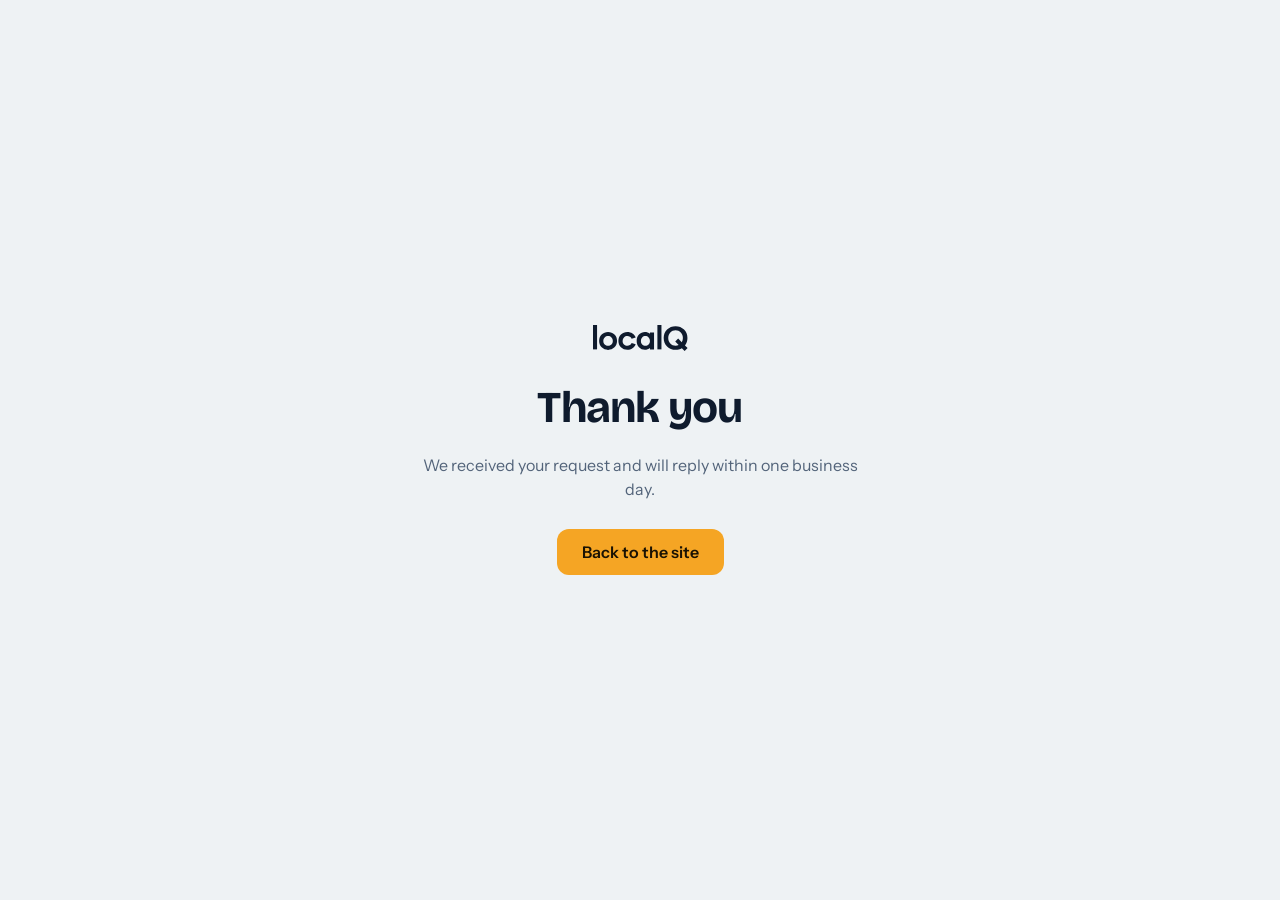
<file: thanks.html>
<!doctype html><html lang="en"><head><meta charset="utf-8"><meta name="viewport" content="width=device-width,initial-scale=1"><meta name="robots" content="noindex"><title>Thank you — LocaIQ</title>
<link href="https://fonts.googleapis.com/css2?family=Bricolage+Grotesque:wght@700&family=Instrument+Sans:wght@400;600&family=Onest:wght@600;700&display=swap" rel="stylesheet"><link rel="stylesheet" href="/assets/style.css">
<style>.box{min-height:100vh;display:grid;place-items:center;padding:24px;text-align:center}.box h1{font-size:44px;margin:24px 0 12px}.box p{color:var(--muted);margin-bottom:28px;max-width:440px}</style></head>
<body><div class="box"><div><img src="/assets/logo.svg" width="95" height="26" alt="LocaIQ" style="margin:0 auto"><h1>Thank you</h1><p>We received your request and will reply within one business day.</p><a class="btn btn-p" href="/">Back to the site</a></div></div></body></html>
</file>
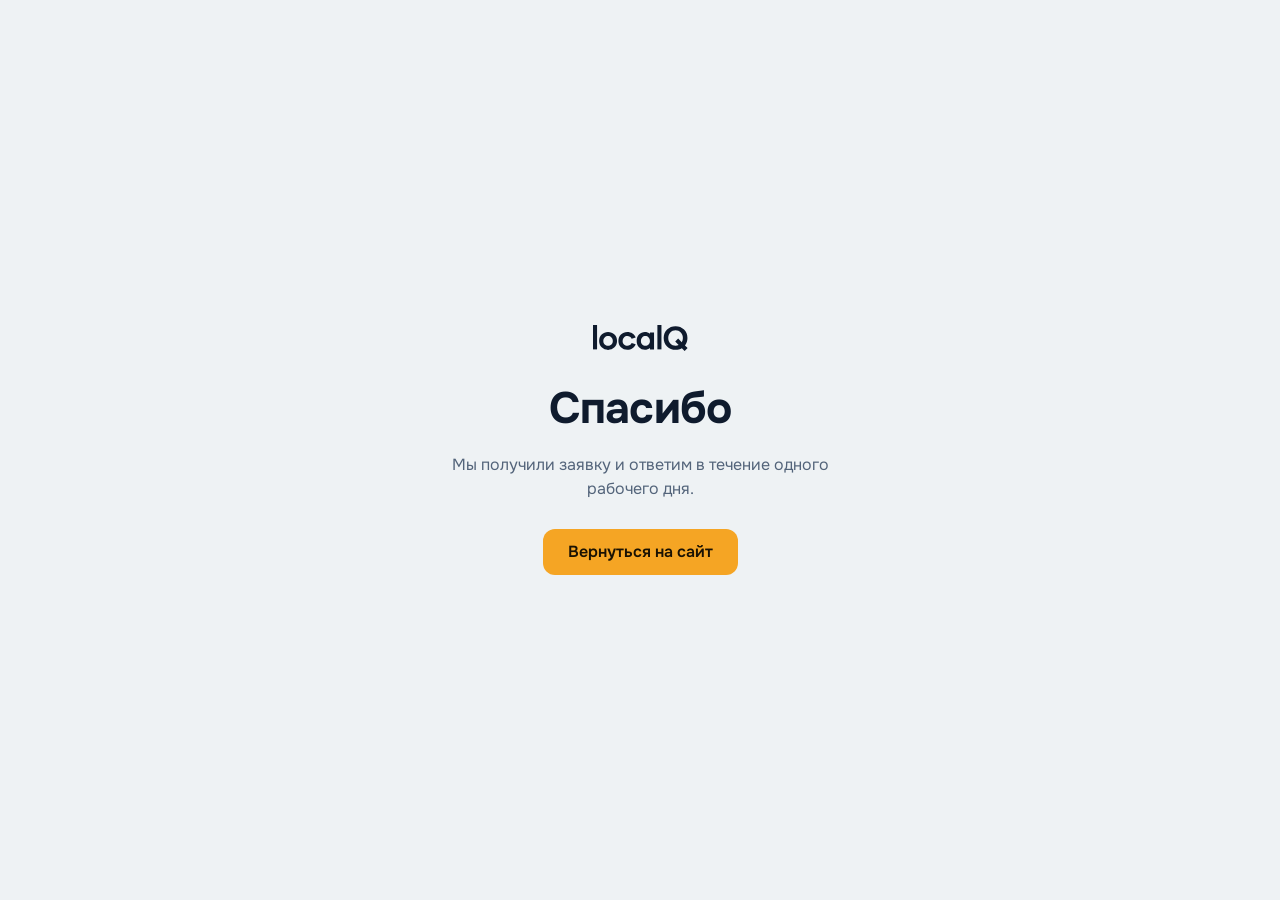
<file: ru/thanks.html>
<!doctype html><html lang="ru"><head><meta charset="utf-8"><meta name="viewport" content="width=device-width,initial-scale=1"><meta name="robots" content="noindex"><title>Спасибо — LocaIQ</title>
<link href="https://fonts.googleapis.com/css2?family=Bricolage+Grotesque:wght@700&family=Instrument+Sans:wght@400;600&family=Onest:wght@600;700&display=swap" rel="stylesheet"><link rel="stylesheet" href="/assets/style.css">
<style>html[lang=ru] h1,html[lang=ru] body,html[lang=ru] .btn{font-family:Onest,sans-serif}.box{min-height:100vh;display:grid;place-items:center;padding:24px;text-align:center}.box h1{font-size:44px;margin:24px 0 12px}.box p{color:var(--muted);margin-bottom:28px;max-width:440px}</style></head>
<body><div class="box"><div><img src="/assets/logo.svg" width="95" height="26" alt="LocaIQ" style="margin:0 auto"><h1>Спасибо</h1><p>Мы получили заявку и ответим в течение одного рабочего дня.</p><a class="btn btn-p" href="/ru/">Вернуться на сайт</a></div></div></body></html>
</file>
<file: assets/style.css>
:root{--bg:#EEF2F4;--surface:#fff;--ink:#0F1B2D;--muted:#53647A;--line:#CFD9E1;--accent:#F5A524;--on-accent:#1A1203;--chip:#E0EAF0;--navy:#0F1B2D;--r1:#DCE6FA;--r2:#A9C2F0;--r3:#6D93DE;--r4:#3A5FC0;--r5:#172A74;--nodata:#C3CED6}
*{box-sizing:border-box;margin:0;padding:0}
html{scroll-behavior:smooth;-webkit-text-size-adjust:100%}
body{background:var(--bg);color:var(--ink);font-family:"Instrument Sans",system-ui,-apple-system,"Segoe UI",Roboto,sans-serif;font-size:16px;line-height:1.5}
h1,h2,h3,.display{font-family:"Bricolage Grotesque","Instrument Sans",system-ui,sans-serif;font-weight:700;letter-spacing:-.02em}
a{color:inherit;text-decoration:none}
img{max-width:100%;display:block}
.wrap{max-width:1440px;margin:0 auto;padding:0 48px}
/* header */
.hdr{display:flex;align-items:center;justify-content:space-between;padding:20px 0;gap:24px;position:relative}
.nav{display:flex;gap:32px;font-weight:500;font-size:15px;color:var(--muted)}
.nav a:hover{color:var(--ink)}
.hdr-r{display:flex;align-items:center;gap:16px}
.lang{font-weight:600;font-size:14px;color:var(--muted);border:1px solid var(--line);border-radius:999px;padding:6px 12px;background:#fff}
.lang:hover{color:var(--ink)}
.btn{display:inline-flex;align-items:center;justify-content:center;gap:8px;font:600 16px/1 "Instrument Sans",sans-serif;padding:14px 24px;border-radius:12px;border:1.5px solid transparent;cursor:pointer;text-align:center}
.btn-p{background:var(--accent);color:var(--on-accent)}
.btn-p:hover{filter:brightness(.96)}
.btn-o{border-color:rgba(15,27,45,.35);color:var(--ink);background:transparent}
.btn-o:hover{background:#fff}
.burger{display:none;background:#fff;border:1px solid var(--line);border-radius:12px;width:44px;height:44px;cursor:pointer;flex-direction:column;align-items:center;justify-content:center;gap:5px}
.burger i{display:block;width:20px;height:2px;background:var(--ink);border-radius:1px}
/* hero */
.hero{display:grid;grid-template-columns:1fr 560px;gap:56px;padding:24px 0 64px;align-items:center}
.pill{display:inline-flex;align-items:center;gap:8px;background:#fff;border:1px solid var(--line);border-radius:999px;padding:6px 12px;font-weight:600;font-size:11px;letter-spacing:.08em;color:var(--muted);text-transform:uppercase}
.dot{width:8px;height:8px;border-radius:50%;background:var(--accent);display:inline-block}
.hero h1{font-size:64px;line-height:1.06;letter-spacing:-.03em;margin:28px 0 24px;max-width:640px}
.lead{font-size:20px;line-height:1.5;color:var(--muted);max-width:560px}
.ctas{display:flex;gap:12px;flex-wrap:wrap;margin:28px 0}
.facts{display:flex;gap:36px;flex-wrap:wrap}
.facts b{display:block;font:700 32px/1.1 "Bricolage Grotesque",sans-serif}
.facts span{font-size:13px;color:var(--muted)}
.mapcard{background:var(--chip);border-radius:28px;position:relative;height:760px;overflow:hidden}
.mapbox{position:absolute;left:60px;top:18px;width:341px;height:720px}
.mapbox img{width:100%;height:100%}
.ring{position:absolute;left:18.4%;top:45.6%;width:34px;height:34px;margin:-17px 0 0 -17px;border-radius:50%;border:2px solid var(--accent);animation:pulse 2.2s ease-out infinite}
@keyframes pulse{0%{transform:scale(.6);opacity:1}100%{transform:scale(1.7);opacity:0}}
.panel{position:absolute;left:250px;top:300px;width:280px;background:#fff;border:1px solid var(--line);border-radius:18px;padding:18px;box-shadow:0 10px 28px rgba(15,26,46,.14);display:flex;flex-direction:column;gap:12px}
.eyebrow{font-weight:600;font-size:11px;letter-spacing:.08em;color:var(--muted);text-transform:uppercase}
.lvl{display:flex;align-items:center;gap:10px;font:700 24px/1.1 "Bricolage Grotesque",sans-serif}
.sq{width:14px;height:14px;border-radius:4px;display:inline-block;flex:none}
.panel p{font-size:13px;line-height:1.4;color:var(--muted)}
.panel hr,.hr{border:0;height:1px;background:var(--line)}
.prow{display:flex;gap:8px;align-items:center;font-size:14px;flex-wrap:wrap}
.lockrow{display:flex;gap:8px;align-items:center;font-size:13px;color:var(--muted)}
.legend{position:absolute;left:20px;bottom:18px;background:rgba(255,255,255,.92);border:1px solid var(--line);border-radius:12px;padding:10px 14px;display:flex;gap:14px;align-items:center;font-weight:500;font-size:12px;color:var(--muted);flex-wrap:wrap}
.ramp{display:flex}
.ramp i{display:block;width:28px;height:10px}
.nd{width:14px;height:10px;border-radius:2px;background:var(--nodata);display:inline-block}
/* sections */
section{padding:72px 0}
.sh{display:flex;flex-direction:column;gap:12px;margin-bottom:36px}
.sh .eyebrow{letter-spacing:.12em;font-size:12px}
.sh h2{font-size:44px;line-height:1.1;letter-spacing:-.02em;max-width:860px}
.sh p{font-size:18px;line-height:1.5;color:var(--muted);max-width:680px}
.grid5{display:grid;grid-template-columns:repeat(5,1fr);gap:16px}
.grid4{display:grid;grid-template-columns:repeat(4,1fr);gap:16px}
.grid3{display:grid;grid-template-columns:repeat(3,1fr);gap:16px}
.grid2{display:grid;grid-template-columns:repeat(2,1fr);gap:16px}
.card{background:#fff;border:1px solid var(--line);border-radius:20px;padding:20px;display:flex;flex-direction:column;gap:14px}
.card.open{border:2px solid var(--r4)}
.card h3{font-size:20px}
.card .top{display:flex;justify-content:space-between;align-items:center}
.ramp2{display:flex;gap:3px}
.ramp2 i{display:block;width:34px;height:8px;border-radius:4px;background:rgba(195,206,214,.6)}
.card .lv{font-weight:600;font-size:15px}
.card .sm{font-size:13px;color:var(--muted)}
.locked h3,.locked .lv{color:var(--muted)}
.lk{width:18px;height:18px;flex:none}
.plan{padding:24px;gap:16px;border-radius:20px}
.plan.hl{border:2px solid var(--accent)}
.plan .tag{font-weight:600;font-size:11px;letter-spacing:.1em;color:var(--muted)}
.plan h3{font-size:24px}
.price{display:flex;align-items:flex-end;gap:6px;white-space:nowrap}
.price b{font:800 34px/1.1 "Bricolage Grotesque",sans-serif}
.price span{font-size:14px;color:var(--muted)}
.plan ul{list-style:none;color:var(--muted);font-size:15px;line-height:24px;flex:1}
.plan .btn{align-self:flex-start}
.note{font-size:13px;color:var(--muted);margin-top:16px}
/* rankings */
.table{background:#fff;border:1px solid var(--line);border-radius:20px;overflow:hidden}
.trow{display:grid;grid-template-columns:32px 320px 200px 1fr;gap:24px;align-items:center;padding:18px 24px;border-top:1px solid var(--line)}
.trow:first-child{border-top:0}
.thead{background:var(--bg);color:var(--muted);font-weight:600;font-size:12px;letter-spacing:.08em;padding:14px 24px;text-transform:uppercase}
.trow .n{font:700 18px "Bricolage Grotesque",sans-serif;color:var(--muted)}
.trow .nm{font-weight:600}
.trow .tb{color:var(--muted);font-size:15px}
.tfoot{display:flex;gap:10px;align-items:center;justify-content:center;background:var(--bg);padding:18px 24px;font-weight:600;font-size:15px;color:var(--muted);border-top:1px solid var(--line)}
.lvtxt{font-size:13px;color:var(--muted);margin-left:12px}
/* steps / audience / trust */
.step b{font:800 44px/1 "Bricolage Grotesque",sans-serif;color:var(--r4)}
.step h3{font-size:22px}
.step p{font-size:15px;line-height:23px;color:var(--muted)}
.sample{margin-top:16px;background:#fff;border:1px solid var(--line);border-radius:20px;padding:28px;display:flex;align-items:center;justify-content:space-between;gap:24px;flex-wrap:wrap}
.sample h3{font-size:24px}
.sample p{color:var(--muted);font-size:16px;margin-top:6px;max-width:640px}
.aud{padding:32px;border-radius:24px;gap:14px}
.aud h3{font-size:28px}
.aud p{color:var(--muted);line-height:25px;flex:1}
.aud .btn{align-self:flex-start}
.trust{display:flex;flex-direction:column;gap:8px;padding-right:16px}
.trust i{display:block;width:40px;height:4px;border-radius:2px;background:var(--accent)}
.trust h3{font-size:22px}
.trust p{font-size:15px;line-height:23px;color:var(--muted)}
/* faq */
details.faq{border-bottom:1px solid var(--line)}
details.faq:first-of-type{border-top:1px solid var(--line)}
details.faq summary{list-style:none;cursor:pointer;display:flex;justify-content:space-between;gap:16px;align-items:center;padding:22px 0;font:600 20px "Bricolage Grotesque",sans-serif}
details.faq summary::-webkit-details-marker{display:none}
details.faq summary::after{content:"+";font:400 24px "Instrument Sans",sans-serif;color:var(--muted)}
details.faq[open] summary::after{content:"–"}
details.faq p{padding:0 0 22px;color:var(--muted);max-width:760px;font-size:16px;line-height:1.55}
/* request */
.req{background:var(--navy);color:#EAF0FA;padding:88px 0}
.req .in{display:grid;grid-template-columns:1fr 520px;gap:64px;align-items:start}
.req .eyebrow{color:var(--accent);font-size:12px;letter-spacing:.12em;margin-bottom:16px;display:block}
.req h2{font-size:44px;line-height:1.1;color:#EAF0FA;margin-bottom:16px}
.req .lead{color:#93A4BF;font-size:18px}
form{display:flex;flex-direction:column;gap:16px}
label{display:flex;flex-direction:column;gap:6px;font-weight:500;font-size:13px;color:#93A4BF}
input,select{background:#16243D;border:1px solid #2A3B5A;border-radius:12px;color:#EAF0FA;padding:14px 16px;font:400 16px "Instrument Sans",sans-serif;width:100%}
input::placeholder{color:#6F82A1}
input:focus,select:focus{outline:2px solid var(--accent);outline-offset:1px}
.req .btn{width:100%}
.hp{position:absolute;left:-9999px}
footer{background:#0A1220;color:#93A4BF;padding:48px 0 40px}
footer .row{display:flex;justify-content:space-between;align-items:center;gap:24px;flex-wrap:wrap;margin-bottom:24px}
footer nav{display:flex;gap:28px;font-weight:500;font-size:14px;flex-wrap:wrap}
footer nav a:hover{color:#fff}
footer p{font-size:13px;line-height:20px;margin-top:12px}
footer .logo-l{filter:brightness(0) invert(1)}
/* responsive */
@media(max-width:1180px){
 .hero{grid-template-columns:1fr}
 .mapcard{max-width:560px;width:100%}
 .grid5{grid-template-columns:repeat(3,1fr)}.grid4{grid-template-columns:repeat(2,1fr)}
 .req .in{grid-template-columns:1fr}
}
@media(max-width:860px){
 .wrap{padding:0 20px}
 .nav{display:none;position:absolute;top:72px;left:0;right:0;flex-direction:column;gap:0;background:#fff;border:1px solid var(--line);border-radius:16px;padding:8px;z-index:20;box-shadow:0 10px 28px rgba(15,26,46,.14)}
 .nav a{padding:12px 14px;font-size:16px}
 #menu:checked~.nav{display:flex}
 .burger{display:flex}
 .hdr .btn{display:none}
 .hero{padding:8px 0 40px}
 .hero h1{font-size:38px;line-height:1.1;letter-spacing:-.03em;margin:20px 0}
 .lead{font-size:17px;line-height:26px}
 .ctas .btn{width:100%}
 .facts{gap:28px}.facts b{font-size:28px}
 .mapcard{height:620px;border-radius:24px}
 .mapbox{left:30px;top:20px;width:204px;height:430px}
 .panel{left:12px;right:12px;top:auto;bottom:12px;width:auto}
 .legend{left:12px;top:12px;bottom:auto;padding:8px 12px;gap:10px;font-size:11px}
 .ramp i{width:18px;height:8px}
 section{padding:48px 0}
 .sh h2{font-size:30px;line-height:1.13;letter-spacing:-.02em}
 .sh p{font-size:16px;line-height:24px}
 .grid5,.grid4,.grid3,.grid2{grid-template-columns:1fr;gap:12px}
 .trow{grid-template-columns:20px 1fr auto;gap:14px;padding:14px 16px}
 .trow .tb{display:none}
 .thead .tb{display:none}
 .step b{font-size:36px}.step h3{font-size:20px}
 .aud{padding:24px}.aud h3{font-size:24px}.aud .btn,.sample .btn{width:100%}
 .trust h3{font-size:20px}
 details.faq summary{font-size:17px;padding:18px 0}
 .req{padding:56px 0}.req h2{font-size:30px}.req .lead{font-size:16px}
 footer .row{flex-direction:column;align-items:flex-start}
}
.thead .tb{font-size:12px;color:var(--muted)}

/* report */
.lchip{display:inline-flex;align-items:center;justify-content:center;vertical-align:middle;background:var(--chip);border:0;border-radius:8px;padding:4px 9px;cursor:pointer;margin:0 2px}
.lchip:hover{background:#d3e2ec}
.lchip .lk{width:14px;height:14px}
[data-lock]{cursor:pointer}
.rt{padding:24px 0 8px}.crumb{color:var(--muted);font-weight:500;font-size:14px;display:flex;gap:8px;align-items:center;flex-wrap:wrap;margin-bottom:14px}
.pill2{background:#fff;border:1px solid var(--line);border-radius:999px;padding:4px 10px;font-weight:600;font-size:11px;color:var(--ink)}
.rt h1{font-size:64px;line-height:1.05;margin-bottom:14px}.rt .lead{max-width:760px}
.rs{padding:36px 0}.rs h2{font-size:30px;line-height:1.15;margin-bottom:20px}
.sumcard{flex-direction:row;align-items:center;gap:40px;padding:32px;border-top:4px solid var(--ink)}
.ringw{display:flex;flex-direction:column;align-items:center;gap:8px;font-size:12px;font-weight:500;color:var(--muted);flex:none}
.lines{display:flex;flex-direction:column;gap:14px;font-size:18px;line-height:1.5}.lines b{font-weight:600}.sm{font-size:13px;color:var(--muted)}
.kcard{background:#fff;border:1px solid var(--line);border-radius:20px;overflow:hidden}
.strip{display:grid;grid-template-columns:repeat(5,1fr);border-bottom:1px solid var(--line);overflow-x:auto}
.tab{background:#fff;border:0;border-right:1px solid var(--line);padding:16px 18px 0;text-align:left;cursor:pointer;display:flex;flex-direction:column;gap:6px;min-width:138px;font:inherit;color:var(--muted);position:relative}
.tab:last-child{border-right:0}.tab .tn{font-weight:500;font-size:13px}.tab b{font:700 20px/1.1 "Bricolage Grotesque",sans-serif;min-height:24px}
.tab .lk{width:16px;height:16px;margin:4px 0 4px}.tab .tb{display:block;height:3px;background:var(--chip);margin:8px -18px 0}
.tab.on{background:#F4F8FB;color:var(--ink)}.tab.on .tb{background:var(--accent)}
.kbody{padding:24px 28px 28px;display:flex;flex-direction:column;gap:16px}.kt{font-weight:600}
.segs{display:inline-flex;background:var(--bg);border-radius:10px;padding:3px;gap:4px;align-self:flex-start}
.sg{border:0;background:transparent;padding:7px 14px;border-radius:8px;font:600 13px "Instrument Sans",sans-serif;color:var(--muted);display:inline-flex;align-items:center;gap:6px;cursor:pointer}
.sg.on{background:#fff;color:var(--ink)}
.bars{display:grid;grid-template-columns:repeat(6,1fr);align-items:end;gap:10px;height:230px;max-width:760px}
.bar{display:flex;flex-direction:column;align-items:center;justify-content:flex-end;gap:6px;height:100%}
.bar i{display:block;width:min(64px,100%);border-radius:10px}.bl{font:600 11px "Instrument Sans",sans-serif;text-align:center}.bm{font-weight:500;font-size:13px;color:var(--muted)}
.rhead{display:flex;align-items:center;gap:16px;flex-wrap:wrap;margin-bottom:20px}.rhead h2{margin:0}
.paid{display:inline-flex;align-items:center;gap:8px;background:var(--accent);color:var(--on-accent);font-weight:600;font-size:12px;border-radius:999px;padding:6px 12px}
.hmap{flex-direction:row;gap:32px;padding:24px;align-items:stretch}.hm{position:relative;flex:1;min-height:360px;border-radius:14px;overflow:hidden;background:var(--bg)}
.blur{filter:blur(6px);pointer-events:none;user-select:none}.fmap{width:100%;height:100%;display:block}
.unl{position:absolute;left:50%;top:50%;transform:translate(-50%,-50%);background:#fff;border:1px solid var(--line);border-radius:18px;padding:24px;text-align:center;display:flex;flex-direction:column;align-items:center;gap:10px;box-shadow:0 10px 28px rgba(15,26,46,.16);width:min(340px,86%)}
.unl h3{font-size:20px}.unl p{font-size:14px;color:var(--muted)}
.dist{width:300px;display:flex;flex-direction:column;gap:12px;flex:none}.dist h3{font-size:18px}
.drow{display:flex;align-items:center;gap:10px;font-weight:500;font-size:14px}.drow span{flex:1}.sq{width:16px;height:16px;border-radius:5px;display:inline-block;flex:none}
.lrow{display:flex;align-items:center;gap:8px;font-weight:500;font-size:14px}
.mxc{position:relative;padding:0;overflow:hidden;min-height:440px}.mxg{padding:20px 24px}
.mh{display:grid;grid-template-columns:70px repeat(6,1fr);gap:6px;font:600 11px "Instrument Sans",sans-serif;color:var(--muted);margin-bottom:6px;padding-left:0}
.mr{display:grid;grid-template-columns:70px repeat(6,1fr);gap:6px;margin-bottom:6px;align-items:center;font-size:11px;color:var(--muted)}.mr i{display:block;height:18px;border-radius:4px}
.mxc .unl.abs{position:absolute}
.cta{background:var(--navy);border-radius:24px;padding:48px;color:#EAF0FA;display:flex;flex-direction:column;gap:14px}
.cta h2{font-size:36px;color:#EAF0FA;margin:0}.cta p{color:#B9C6D6;font-size:17px;max-width:640px}
.ctab{display:flex;gap:12px;flex-wrap:wrap;margin-top:8px}.btn-o2{border-color:#B9C6D6;color:#fff}.btn-o2:hover{background:rgba(255,255,255,.08)}
.dlg{border:0;border-radius:20px;padding:0;max-width:420px;width:calc(100% - 32px);box-shadow:0 20px 60px rgba(15,26,46,.35)}
.dlg::backdrop{background:rgba(15,27,45,.55)}
.dlgc{padding:32px 28px 28px;display:flex;flex-direction:column;gap:10px;align-items:center;text-align:center;position:relative}
.dlgc h3{font-size:22px}.dlgc p{color:var(--muted);font-size:15px;line-height:1.5}.dbtns{display:flex;gap:10px;margin-top:10px;flex-wrap:wrap;justify-content:center}
.dx{position:absolute;right:12px;top:8px;border:0;background:transparent;font-size:28px;line-height:1;cursor:pointer;color:var(--muted)}
.dic{width:56px;height:56px;border-radius:50%;background:var(--chip);display:grid;place-items:center}
@media(max-width:860px){
 .rt h1{font-size:38px}.rs{padding:24px 0}.rs h2{font-size:22px}
 .sumcard{flex-direction:column;align-items:stretch;gap:18px;padding:20px}.ringw{align-self:center}.lines{font-size:15px}
 .strip{display:flex}.tab{flex:none;min-width:138px}.kbody{padding:16px 16px 20px}.bars{height:210px;gap:6px}
 .hmap{flex-direction:column;padding:16px;gap:18px}.hm{min-height:300px}.dist{width:auto}
 .mxc{min-height:380px}.cta{padding:26px 22px}.cta h2{font-size:24px}.ctab .btn{width:100%}
}

/* ========== pricing v2 ========== */
.plan{transition:box-shadow .18s ease,border-color .18s ease}
.plan:hover{box-shadow:0 10px 30px rgba(15,26,46,.09)}
.plan .pre{font-size:14px;color:var(--muted);font-weight:500;margin-bottom:-8px}
.price .from{font:600 15px/1 "Instrument Sans",sans-serif;color:var(--muted);align-self:center;margin-right:2px}
.plan ul li{position:relative;padding-left:20px}
.plan ul li::before{content:"";position:absolute;left:0;top:10px;width:9px;height:9px;border-radius:50%;background:var(--r2)}
.plan.hl ul li::before{background:var(--accent)}
.plan.hl .tag{color:var(--on-accent);background:var(--accent);border-radius:999px;padding:4px 10px;align-self:flex-start}
.tiers{border:1px solid var(--line);border-radius:14px;overflow:hidden;font-size:14px}
.tiers div{display:flex;justify-content:space-between;gap:12px;padding:10px 14px;border-top:1px solid var(--line)}
.tiers div:first-child{border-top:0;background:var(--bg);font:600 11px/1.3 "Instrument Sans",sans-serif;letter-spacing:.08em;color:var(--muted);text-transform:uppercase}
.tiers b{font-weight:700}
.tiers span{color:var(--muted)}
.pbtns{display:flex;gap:10px;flex-wrap:wrap}
.pbtns .btn{flex:1 1 auto}
.ent{margin-top:18px;background:var(--navy);color:#EAF0FA;border-radius:24px;padding:34px 38px;display:flex;align-items:center;justify-content:space-between;gap:28px;flex-wrap:wrap}
.ent h3{font-size:26px;color:#EAF0FA}
.ent p{color:#B9C6D6;font-size:16px;line-height:1.55;max-width:640px;margin-top:8px}
.ent .btn{flex:none}
.lic{font-size:13px;line-height:21px;color:var(--muted);margin-top:18px;max-width:900px}
/* ========== article pages ========== */
.art{padding:36px 0 8px;max-width:820px}
.art .eyebrow{letter-spacing:.12em;font-size:12px;display:block;margin-bottom:14px}
.art h1{font-size:54px;line-height:1.07;letter-spacing:-.03em;margin-bottom:20px}
.art .lead{font-size:21px;line-height:1.5;max-width:780px}
.prose{max-width:780px;display:flex;flex-direction:column;gap:22px;font-size:18px;line-height:1.65}
.prose p.big{font-size:21px;line-height:1.5;font-weight:500}
.prose .mut{color:var(--muted)}
.steps{display:flex;flex-direction:column;gap:12px;max-width:900px}
.stp{background:#fff;border:1px solid var(--line);border-radius:18px;padding:22px 24px;display:grid;grid-template-columns:46px 1fr;gap:18px;align-items:start}
.stp>b{font:800 20px/46px "Bricolage Grotesque",sans-serif;color:#fff;background:var(--r4);border-radius:13px;width:46px;height:46px;text-align:center}
.stp h3{font-size:20px;margin-bottom:6px}
.stp p{color:var(--muted);font-size:16px;line-height:1.55}
.callout{background:#fff;border:1px solid var(--line);border-left:4px solid var(--accent);border-radius:16px;padding:22px 26px;max-width:900px;margin-top:16px}
.callout h3{font-size:18px;margin-bottom:6px}
.callout p{color:var(--muted);font-size:16px;line-height:1.55}
.sig{display:flex;align-items:center;gap:14px;margin-top:8px}
.sig i{display:block;width:40px;height:4px;border-radius:2px;background:var(--accent)}
.sig span{font-weight:600;font-size:15px}
@media(max-width:860px){
 .art{padding:20px 0 4px}
 .art h1{font-size:34px;line-height:1.1}
 .art .lead{font-size:17px;line-height:26px}
 .prose{font-size:17px;line-height:1.6;gap:18px}
 .prose p.big{font-size:19px}
 .stp{grid-template-columns:38px 1fr;gap:14px;padding:18px}
 .stp>b{font-size:17px;line-height:38px;width:38px;height:38px;border-radius:11px}
 .stp h3{font-size:18px}
 .ent{padding:24px 22px}.ent h3{font-size:22px}.ent .btn{width:100%}
 .callout{padding:18px 20px}
}
.plan .btn,.plan .pbtns{align-self:stretch}
.plan .pbtns .btn{align-self:auto}
footer p.req{margin-top:20px;padding-top:16px;border-top:1px solid rgba(147,164,191,.25)}
</file>
